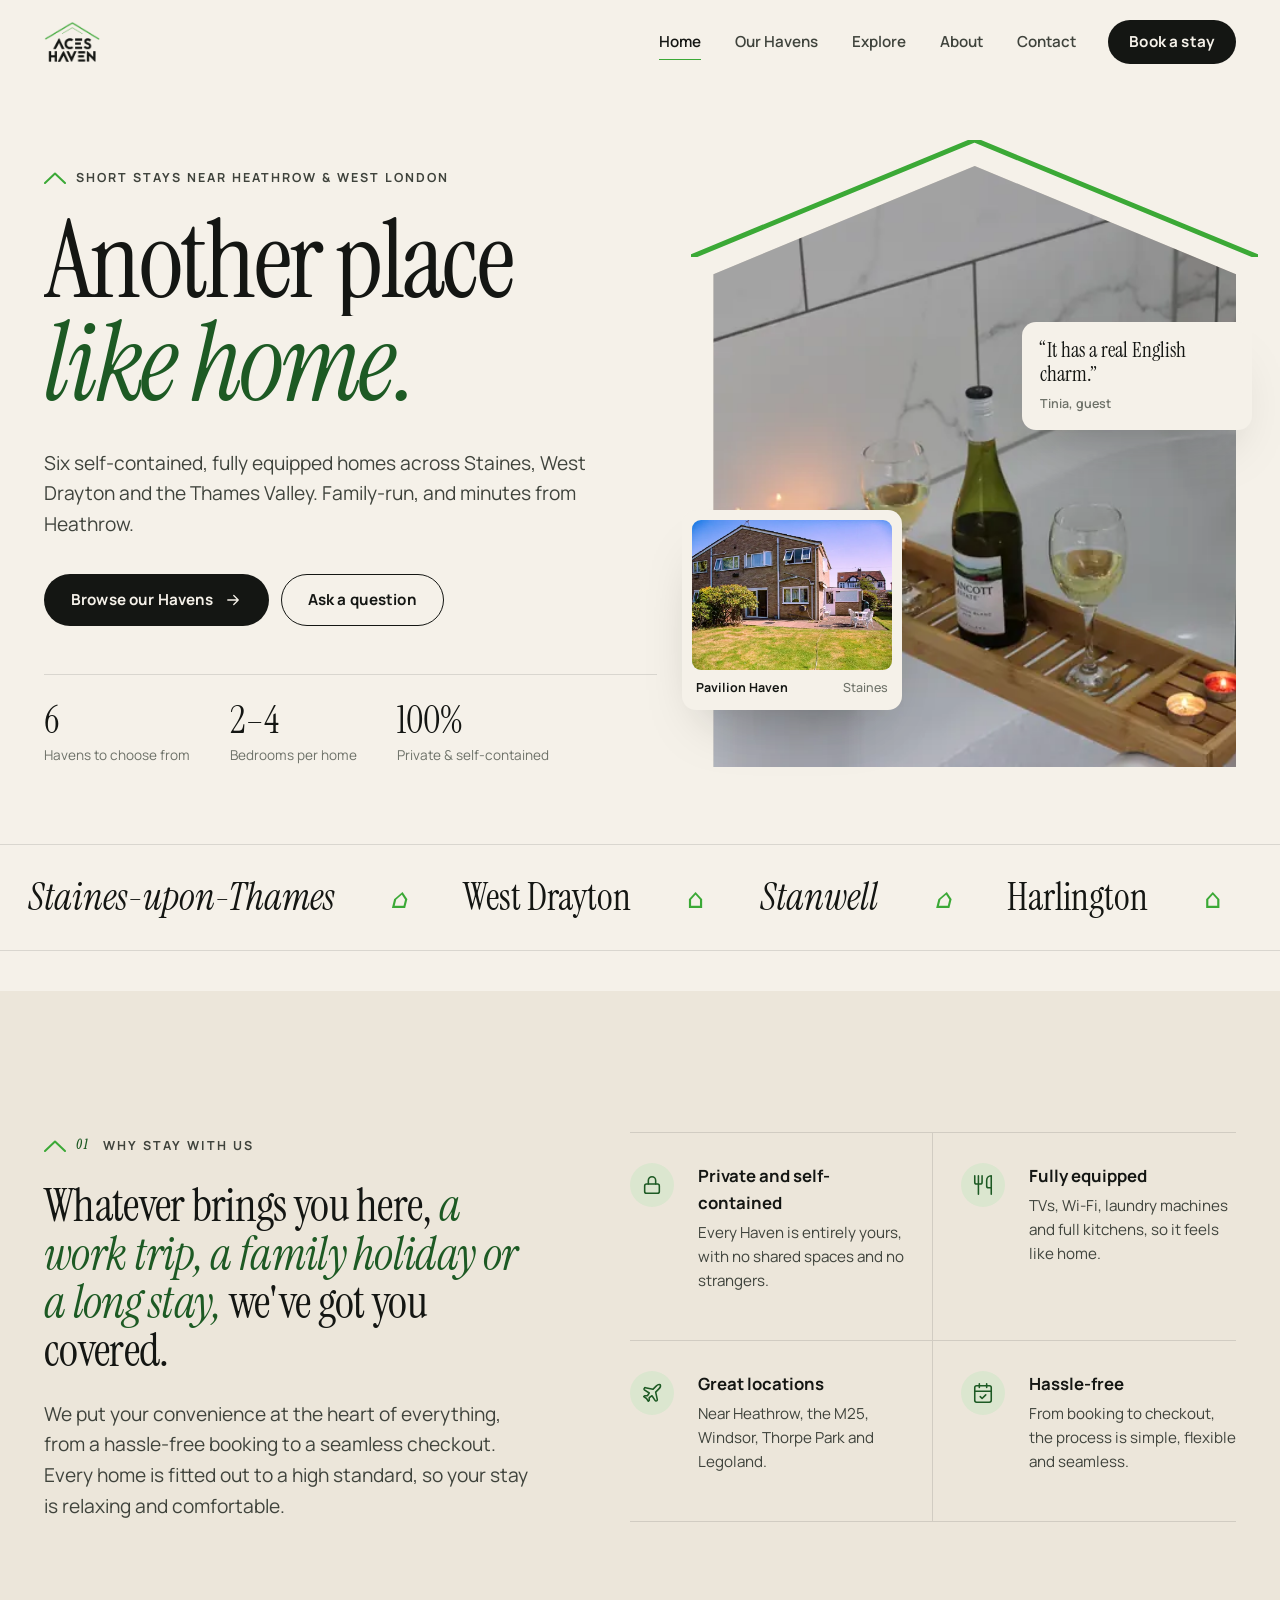
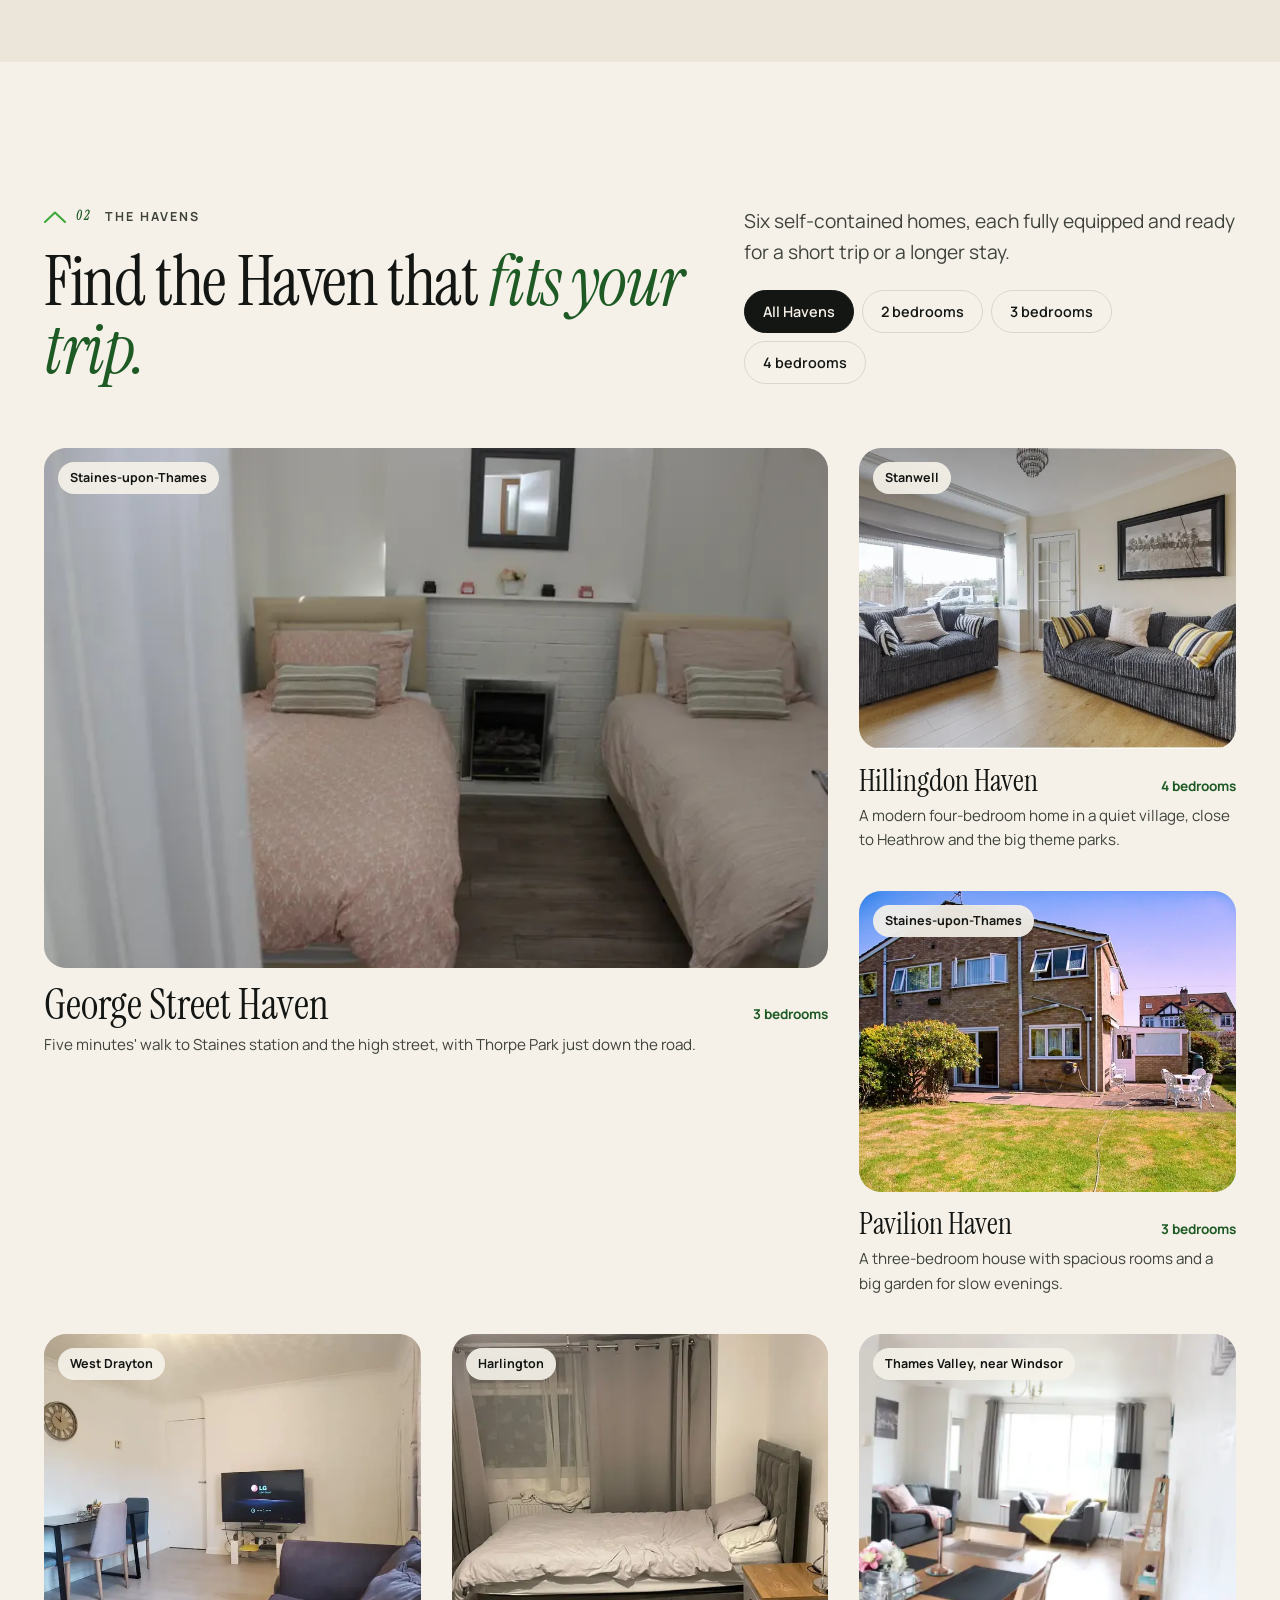
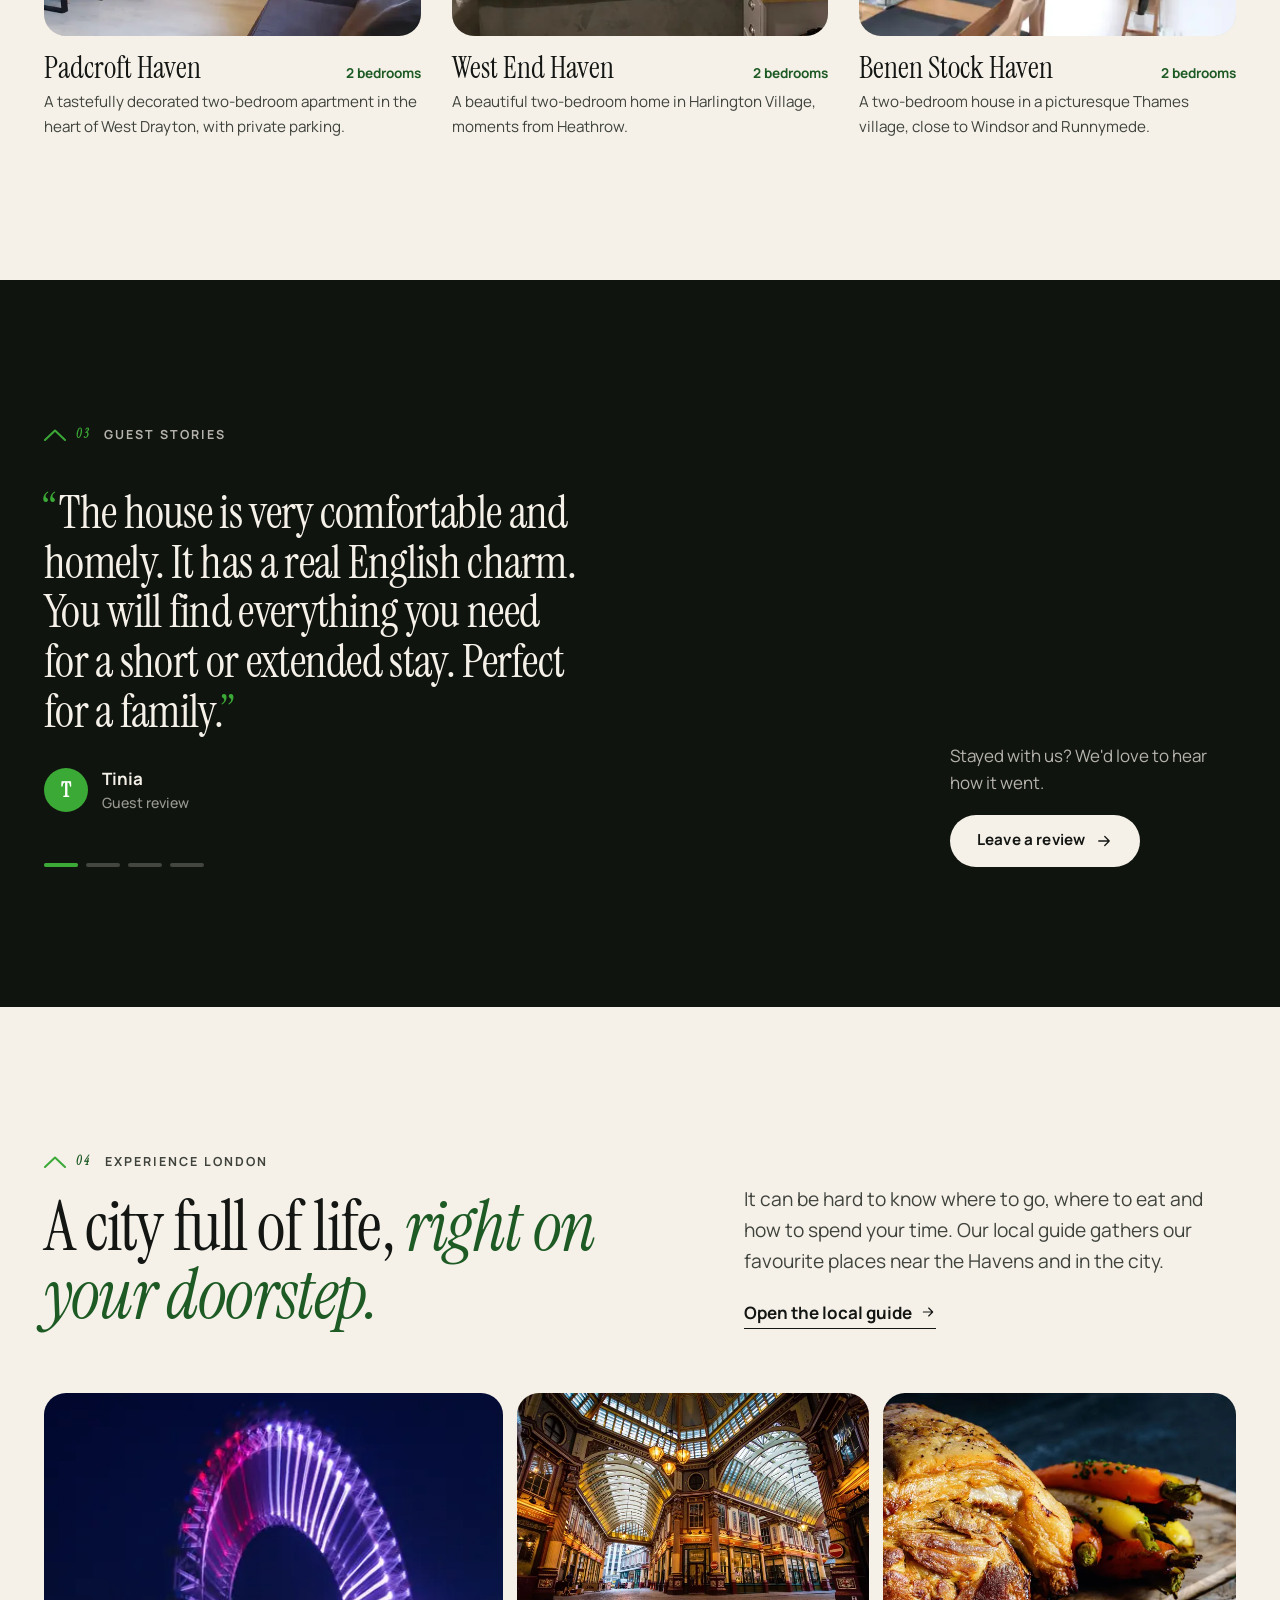
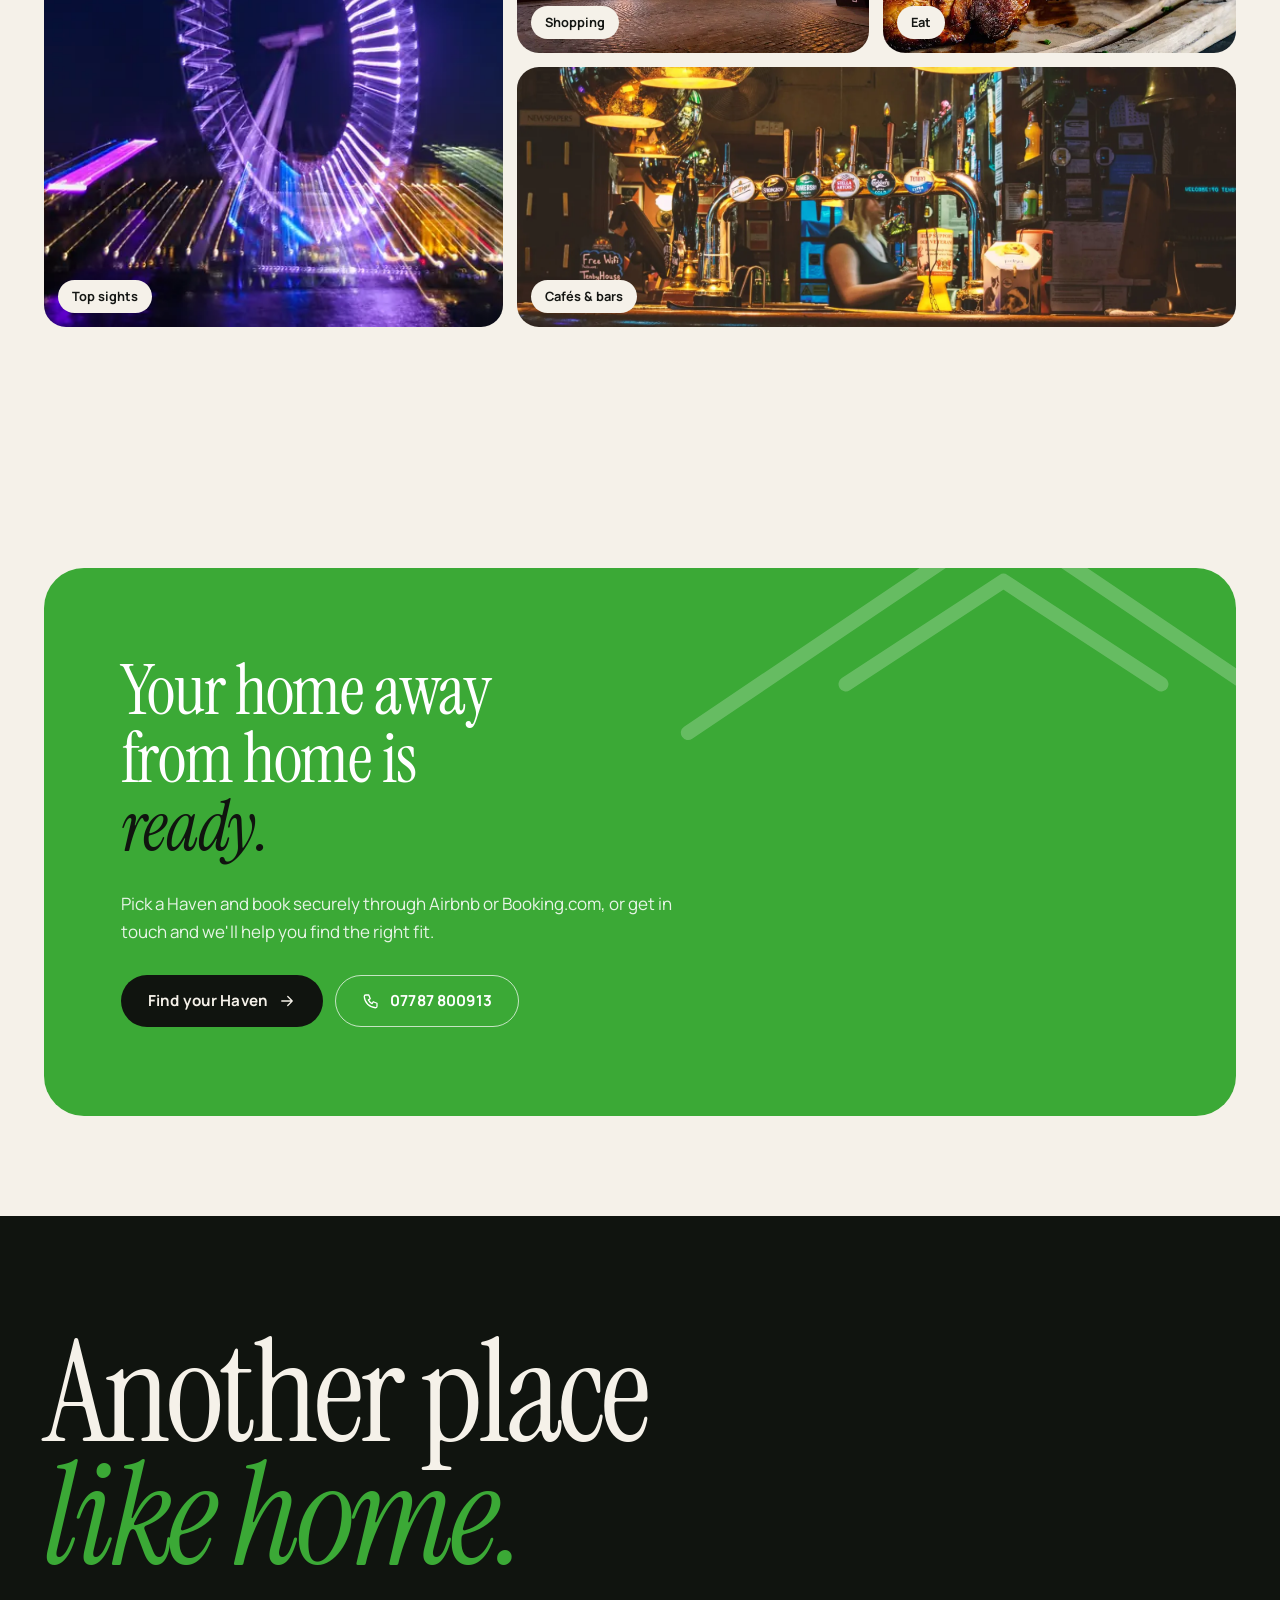
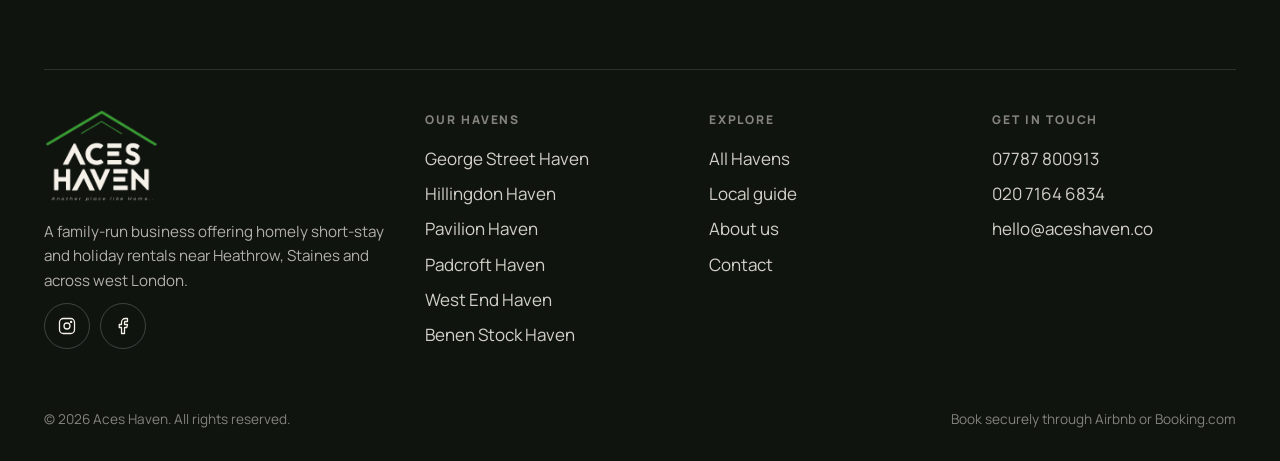
<file: index.html>
<!doctype html>
<html lang="en-GB">
<head>
<meta charset="utf-8">
<meta name="viewport" content="width=device-width, initial-scale=1">
<title>Aces Haven | Another place like home</title>
<meta name="description" content="Aces Haven offers family-run, self-contained short-stay homes near Heathrow, Staines and west London. Book on Airbnb or Booking.com.">
<meta name="theme-color" content="#f5f1e9">
<meta property="og:type" content="website">
<meta property="og:site_name" content="Aces Haven">
<meta property="og:title" content="Aces Haven | Another place like home">
<meta property="og:description" content="Aces Haven offers family-run, self-contained short-stay homes near Heathrow, Staines and west London. Book on Airbnb or Booking.com.">
<meta property="og:image" content="assets/img/george-2.webp">
<link rel="icon" href="assets/img/favicon.svg" type="image/svg+xml">
<link rel="apple-touch-icon" href="assets/img/apple-touch-icon.png">
<link rel="preconnect" href="https://fonts.googleapis.com">
<link rel="preconnect" href="https://fonts.gstatic.com" crossorigin>
<link rel="stylesheet" href="https://fonts.googleapis.com/css2?family=Instrument+Serif:ital@0;1&family=Manrope:wght@400;500;600;700;800&display=swap">
<link rel="stylesheet" href="assets/css/site.css">
<script type="application/ld+json">{"@context":"https://schema.org","@type":"LodgingBusiness","name":"Aces Haven","slogan":"Another place like home","description":"Family-run short-stay and holiday homes near Heathrow, Staines and west London.","telephone":"+442071646834","email":"hello@aceshaven.co","areaServed":["Staines-upon-Thames","West Drayton","Stanwell","Harlington","Heathrow"],"sameAs":["https://www.instagram.com/AceHaven/","https://www.facebook.com/AceHaven/"]}</script>
</head>
<body>
<a class="skip" href="#main">Skip to content</a>
<header class="site-header">
  <div class="wrap">
    <a class="brand" href="index.html" aria-label="Aces Haven home"><img src="assets/img/mark-dark.png" alt="Aces Haven" width="520" height="370"></a>
    <nav class="nav" aria-label="Main"><a href="index.html" aria-current="page">Home</a><a href="stays.html">Our Havens</a><a href="explore.html">Explore</a><a href="about.html">About</a><a href="contact.html">Contact</a><a class="btn btn-ink" href="stays.html">Book a stay</a></nav>
    <button class="menu-btn" type="button" aria-expanded="false" aria-controls="mobile-menu" aria-label="Open menu"><span></span><span></span></button>
  </div>
</header>
<div class="mobile-menu" id="mobile-menu">
  <nav aria-label="Mobile"><a href="index.html" aria-current="page">Home</a><a href="stays.html">Our Havens</a><a href="explore.html">Explore</a><a href="about.html">About</a><a href="contact.html">Contact</a></nav>
  <div class="mm-foot">
    <span>Questions? We're happy to help.</span>
    <a href="tel:+447787800913">07787 800913</a>
    <a href="mailto:hello@aceshaven.co">hello@aceshaven.co</a>
  </div>
</div>
<main id="main">
<section class="hero">
  <div class="wrap hero-grid">
    <div>
      <span class="eyebrow">Short stays near Heathrow &amp; west London</span>
      <h1 class="display"><span class="line"><span>Another place</span></span><span class="line"><span><em>like home.</em></span></span></h1>
      <p class="lead">Six self-contained, fully equipped homes across Staines, West Drayton and the Thames Valley. Family-run, and minutes from Heathrow.</p>
      <div class="hero-actions">
        <a class="btn btn-ink" href="#havens">Browse our Havens <svg viewBox="0 0 24 24" fill="none" stroke="currentColor" stroke-width="1.7" stroke-linecap="round" stroke-linejoin="round" aria-hidden="true"><path d="M5 12h14M13 6l6 6-6 6"/></svg></a>
        <a class="btn btn-line" href="contact.html">Ask a question</a>
      </div>
      <div class="hero-facts">
        <div><strong>6</strong><span>Havens to choose from</span></div>
        <div><strong>2–4</strong><span>Bedrooms per home</span></div>
        <div><strong>100%</strong><span>Private &amp; self-contained</span></div>
      </div>
    </div>
    <div class="hero-visual">
      <div class="roof-frame"><div class="roof"><img src="assets/img/george-2-sm.webp" srcset="assets/img/george-2-sm.webp 760w, assets/img/george-2.webp 1800w" sizes="(min-width: 980px) 45vw, 100vw" alt="A candle-lit bath with wine at George Street Haven" fetchpriority="high"></div></div>
      <figure class="float-card float-photo"><img src="assets/img/pav-1-sm.webp" srcset="assets/img/pav-1-sm.webp 760w, assets/img/pav-1.webp 1000w" sizes="240px" alt="Pavilion Haven and its big garden" loading="lazy" decoding="async"><figcaption>Pavilion Haven <span>Staines</span></figcaption></figure>
      <div class="float-card float-quote"><p>“It has a real English charm.”</p><small>Tinia, guest</small></div>
    </div>
  </div>
  <div class="marquee" aria-hidden="true"><div class="marquee-track"><span>Staines-upon-Thames</span><span>West Drayton</span><span>Stanwell</span><span>Harlington</span><span>Windsor</span><span>Heathrow</span><span>Staines-upon-Thames</span><span>West Drayton</span><span>Stanwell</span><span>Harlington</span><span>Windsor</span><span>Heathrow</span></div></div>
</section>

<section class="section bg-2">
  <div class="wrap intro-grid">
    <div class="reveal">
      <span class="eyebrow"><span class="index-num">01</span> Why stay with us</span>
      <p class="intro-statement" style="margin-top:22px">Whatever brings you here, <em>a work trip, a family holiday or a long stay,</em> we've got you covered.</p>
      <p class="lead" style="margin-top:24px">We put your convenience at the heart of everything, from a hassle-free booking to a seamless checkout. Every home is fitted out to a high standard, so your stay is relaxing and comfortable.</p>
    </div>
    <div class="features"><div class="feature reveal" data-delay="0"><span class="ico"><svg viewBox="0 0 24 24" fill="none" stroke="currentColor" stroke-width="1.7" stroke-linecap="round" stroke-linejoin="round" aria-hidden="true"><rect x="4" y="11" width="16" height="10" rx="2"/><path d="M8 11V7a4 4 0 0 1 8 0v4"/></svg></span><div><h3>Private and self-contained</h3><p>Every Haven is entirely yours, with no shared spaces and no strangers.</p></div></div><div class="feature reveal" data-delay="1"><span class="ico"><svg viewBox="0 0 24 24" fill="none" stroke="currentColor" stroke-width="1.7" stroke-linecap="round" stroke-linejoin="round" aria-hidden="true"><path d="M3 2v7a2 2 0 0 0 2 2h4a2 2 0 0 0 2-2V2M7 2v20M21 15V2a5 5 0 0 0-5 5v6a2 2 0 0 0 2 2h3zm0 0v7"/></svg></span><div><h3>Fully equipped</h3><p>TVs, Wi-Fi, laundry machines and full kitchens, so it feels like home.</p></div></div><div class="feature reveal" data-delay="0"><span class="ico"><svg viewBox="0 0 24 24" fill="none" stroke="currentColor" stroke-width="1.7" stroke-linecap="round" stroke-linejoin="round" aria-hidden="true"><path d="M17.8 19.2 16 11l3.5-3.5C21 6 21.5 4 21 3c-1-.5-3 0-4.5 1.5L13 8 4.8 6.2c-.5-.1-.9.1-1.1.5l-.3.5c-.2.5-.1 1 .3 1.3L9 12l-2 3H4l-1 1 3 2 2 3 1-1v-3l3-2 3.5 5.3c.3.4.8.5 1.3.3l.5-.2c.4-.3.6-.7.5-1.2z"/></svg></span><div><h3>Great locations</h3><p>Near Heathrow, the M25, Windsor, Thorpe Park and Legoland.</p></div></div><div class="feature reveal" data-delay="1"><span class="ico"><svg viewBox="0 0 24 24" fill="none" stroke="currentColor" stroke-width="1.7" stroke-linecap="round" stroke-linejoin="round" aria-hidden="true"><rect x="3" y="4" width="18" height="18" rx="2"/><path d="M16 2v4M8 2v4M3 10h18M9 16l2 2 4-4"/></svg></span><div><h3>Hassle-free</h3><p>From booking to checkout, the process is simple, flexible and seamless.</p></div></div></div>
  </div>
</section>

<section class="section" id="havens">
  <div class="wrap">
    <div class="section-head split">
      <div class="reveal"><span class="eyebrow"><span class="index-num">02</span> The Havens</span>
        <h2 class="h2" style="margin-top:18px">Find the Haven that <em>fits your trip.</em></h2></div>
      <div class="reveal" data-delay="1"><p class="lead" style="margin-bottom:22px">Six self-contained homes, each fully equipped and ready for a short trip or a longer stay.</p>
        <div class="filters" role="group" aria-label="Filter by bedrooms"><button class="chip" type="button" data-filter="all" aria-pressed="true">All Havens</button><button class="chip" type="button" data-filter="2" aria-pressed="false">2 bedrooms</button><button class="chip" type="button" data-filter="3" aria-pressed="false">3 bedrooms</button><button class="chip" type="button" data-filter="4" aria-pressed="false">4 bedrooms</button></div></div>
    </div>
    <div class="stays featured">
<a class="stay reveal" data-delay="0" data-beds="3" href="stays/george-street.html">
  <div class="stay-media">
    <img src="assets/img/george-1-sm.webp" srcset="assets/img/george-1-sm.webp 760w, assets/img/george-1.webp 1800w" sizes="(min-width: 1080px) 33vw, (min-width: 700px) 50vw, 100vw" alt="George Street Haven, Staines-upon-Thames" loading="lazy" decoding="async">
    <img src="assets/img/george-4-sm.webp" srcset="assets/img/george-4-sm.webp 760w, assets/img/george-4.webp 1800w" sizes="(min-width: 1080px) 33vw, (min-width: 700px) 50vw, 100vw" alt="" loading="lazy" decoding="async">
    <span class="stay-tag">Staines-upon-Thames</span>
    <span class="stay-go" aria-hidden="true"><svg viewBox="0 0 24 24" fill="none" stroke="currentColor" stroke-width="1.7" stroke-linecap="round" stroke-linejoin="round" aria-hidden="true"><path d="M5 12h14M13 6l6 6-6 6"/></svg></span>
  </div>
  <div class="stay-body">
    <div class="stay-top"><h3>George Street Haven</h3><span class="beds">3 bedrooms</span></div>
    <p>Five minutes&#x27; walk to Staines station and the high street, with Thorpe Park just down the road.</p>
  </div>
</a>
<a class="stay reveal" data-delay="1" data-beds="4" href="stays/hillingdon.html">
  <div class="stay-media">
    <img src="assets/img/hill-1-sm.webp" srcset="assets/img/hill-1-sm.webp 760w, assets/img/hill-1.webp 1080w" sizes="(min-width: 1080px) 33vw, (min-width: 700px) 50vw, 100vw" alt="Hillingdon Haven, Stanwell" loading="lazy" decoding="async">
    <img src="assets/img/hill-2-sm.webp" srcset="assets/img/hill-2-sm.webp 760w, assets/img/hill-2.webp 1080w" sizes="(min-width: 1080px) 33vw, (min-width: 700px) 50vw, 100vw" alt="" loading="lazy" decoding="async">
    <span class="stay-tag">Stanwell</span>
    <span class="stay-go" aria-hidden="true"><svg viewBox="0 0 24 24" fill="none" stroke="currentColor" stroke-width="1.7" stroke-linecap="round" stroke-linejoin="round" aria-hidden="true"><path d="M5 12h14M13 6l6 6-6 6"/></svg></span>
  </div>
  <div class="stay-body">
    <div class="stay-top"><h3>Hillingdon Haven</h3><span class="beds">4 bedrooms</span></div>
    <p>A modern four-bedroom home in a quiet village, close to Heathrow and the big theme parks.</p>
  </div>
</a>
<a class="stay reveal" data-delay="2" data-beds="3" href="stays/pavilion.html">
  <div class="stay-media">
    <img src="assets/img/pav-1-sm.webp" srcset="assets/img/pav-1-sm.webp 760w, assets/img/pav-1.webp 1000w" sizes="(min-width: 1080px) 33vw, (min-width: 700px) 50vw, 100vw" alt="Pavilion Haven, Staines-upon-Thames" loading="lazy" decoding="async">
    <img src="assets/img/pav-4-sm.webp" srcset="assets/img/pav-4-sm.webp 760w, assets/img/pav-4.webp 1000w" sizes="(min-width: 1080px) 33vw, (min-width: 700px) 50vw, 100vw" alt="" loading="lazy" decoding="async">
    <span class="stay-tag">Staines-upon-Thames</span>
    <span class="stay-go" aria-hidden="true"><svg viewBox="0 0 24 24" fill="none" stroke="currentColor" stroke-width="1.7" stroke-linecap="round" stroke-linejoin="round" aria-hidden="true"><path d="M5 12h14M13 6l6 6-6 6"/></svg></span>
  </div>
  <div class="stay-body">
    <div class="stay-top"><h3>Pavilion Haven</h3><span class="beds">3 bedrooms</span></div>
    <p>A three-bedroom house with spacious rooms and a big garden for slow evenings.</p>
  </div>
</a>
<a class="stay reveal" data-delay="0" data-beds="2" href="stays/padcroft.html">
  <div class="stay-media">
    <img src="assets/img/pad-4-sm.webp" srcset="assets/img/pad-4-sm.webp 760w, assets/img/pad-4.webp 1200w" sizes="(min-width: 1080px) 33vw, (min-width: 700px) 50vw, 100vw" alt="Padcroft Haven, West Drayton" loading="lazy" decoding="async">
    <img src="assets/img/pad-1-sm.webp" srcset="assets/img/pad-1-sm.webp 720w, assets/img/pad-1.webp 720w" sizes="(min-width: 1080px) 33vw, (min-width: 700px) 50vw, 100vw" alt="" loading="lazy" decoding="async">
    <span class="stay-tag">West Drayton</span>
    <span class="stay-go" aria-hidden="true"><svg viewBox="0 0 24 24" fill="none" stroke="currentColor" stroke-width="1.7" stroke-linecap="round" stroke-linejoin="round" aria-hidden="true"><path d="M5 12h14M13 6l6 6-6 6"/></svg></span>
  </div>
  <div class="stay-body">
    <div class="stay-top"><h3>Padcroft Haven</h3><span class="beds">2 bedrooms</span></div>
    <p>A tastefully decorated two-bedroom apartment in the heart of West Drayton, with private parking.</p>
  </div>
</a>
<a class="stay reveal" data-delay="1" data-beds="2" href="stays/west-end.html">
  <div class="stay-media">
    <img src="assets/img/west-4-sm.webp" srcset="assets/img/west-4-sm.webp 760w, assets/img/west-4.webp 1800w" sizes="(min-width: 1080px) 33vw, (min-width: 700px) 50vw, 100vw" alt="West End Haven, Harlington" loading="lazy" decoding="async">
    <img src="assets/img/west-5-sm.webp" srcset="assets/img/west-5-sm.webp 760w, assets/img/west-5.webp 1200w" sizes="(min-width: 1080px) 33vw, (min-width: 700px) 50vw, 100vw" alt="" loading="lazy" decoding="async">
    <span class="stay-tag">Harlington</span>
    <span class="stay-go" aria-hidden="true"><svg viewBox="0 0 24 24" fill="none" stroke="currentColor" stroke-width="1.7" stroke-linecap="round" stroke-linejoin="round" aria-hidden="true"><path d="M5 12h14M13 6l6 6-6 6"/></svg></span>
  </div>
  <div class="stay-body">
    <div class="stay-top"><h3>West End Haven</h3><span class="beds">2 bedrooms</span></div>
    <p>A beautiful two-bedroom home in Harlington Village, moments from Heathrow.</p>
  </div>
</a>
<a class="stay reveal" data-delay="2" data-beds="2" href="stays/benen-stock.html">
  <div class="stay-media">
    <img src="assets/img/benen-1-sm.webp" srcset="assets/img/benen-1-sm.webp 562w, assets/img/benen-1.webp 562w" sizes="(min-width: 1080px) 33vw, (min-width: 700px) 50vw, 100vw" alt="Benen Stock Haven, Thames Valley, near Windsor" loading="lazy" decoding="async">
    <img src="assets/img/benen-4-sm.webp" srcset="assets/img/benen-4-sm.webp 563w, assets/img/benen-4.webp 563w" sizes="(min-width: 1080px) 33vw, (min-width: 700px) 50vw, 100vw" alt="" loading="lazy" decoding="async">
    <span class="stay-tag">Thames Valley, near Windsor</span>
    <span class="stay-go" aria-hidden="true"><svg viewBox="0 0 24 24" fill="none" stroke="currentColor" stroke-width="1.7" stroke-linecap="round" stroke-linejoin="round" aria-hidden="true"><path d="M5 12h14M13 6l6 6-6 6"/></svg></span>
  </div>
  <div class="stay-body">
    <div class="stay-top"><h3>Benen Stock Haven</h3><span class="beds">2 bedrooms</span></div>
    <p>A two-bedroom house in a picturesque Thames village, close to Windsor and Runnymede.</p>
  </div>
</a>
    </div>
  </div>
</section>

<section class="section dark reviews">
  <div class="wrap">
    <span class="eyebrow"><span class="index-num" style="color:var(--green)">03</span> Guest stories</span>
    <div class="reviews-grid" style="margin-top:40px">
      <div>
        <div class="review-stage" aria-live="polite"><figure class="review active"><blockquote>The house is very comfortable and homely. It has a real English charm. You will find everything you need for a short or extended stay. Perfect for a family.</blockquote>
        <figcaption><span class="avatar" aria-hidden="true">T</span><span>Tinia<small>Guest review</small></span></figcaption></figure><figure class="review"><blockquote>Stayed for work, close to Heathrow airport and close to Staines town centre. TV with Netflix and heating. Perfect for work stay.</blockquote>
        <figcaption><span class="avatar" aria-hidden="true">M</span><span>Martin<small>Guest review</small></span></figcaption></figure><figure class="review"><blockquote>We had a great stay. Quick to respond and very accommodating. The Christmas tree was a lovely touch. Perfect for a family &amp; child friendly.</blockquote>
        <figcaption><span class="avatar" aria-hidden="true">T</span><span>Tanya<small>Guest review</small></span></figcaption></figure><figure class="review"><blockquote>Top place to stay. Very friendly &amp; helpful people.</blockquote>
        <figcaption><span class="avatar" aria-hidden="true">W</span><span>Will<small>Guest review</small></span></figcaption></figure></div>
        <div class="review-controls"><div class="review-dots"><button type="button" aria-label="Show review 1"></button><button type="button" aria-label="Show review 2"></button><button type="button" aria-label="Show review 3"></button><button type="button" aria-label="Show review 4"></button></div></div>
      </div>
      <div class="review-side">
        <p class="muted">Stayed with us? We'd love to hear how it went.</p>
        <a class="btn btn-light" href="mailto:hello@aceshaven.co?subject=My%20stay%20at%20Aces%20Haven">Leave a review <svg viewBox="0 0 24 24" fill="none" stroke="currentColor" stroke-width="1.7" stroke-linecap="round" stroke-linejoin="round" aria-hidden="true"><path d="M5 12h14M13 6l6 6-6 6"/></svg></a>
      </div>
    </div>
  </div>
</section>

<section class="section">
  <div class="wrap">
    <div class="section-head split">
      <div class="reveal"><span class="eyebrow"><span class="index-num">04</span> Experience London</span>
        <h2 class="h2" style="margin-top:18px">A city full of life, <em>right on your doorstep.</em></h2></div>
      <div class="reveal" data-delay="1"><p class="lead" style="margin-bottom:22px">It can be hard to know where to go, where to eat and how to spend your time. Our local guide gathers our favourite places near the Havens and in the city.</p>
        <a class="link-arrow" href="explore.html">Open the local guide <svg viewBox="0 0 24 24" fill="none" stroke="currentColor" stroke-width="1.7" stroke-linecap="round" stroke-linejoin="round" aria-hidden="true"><path d="M5 12h14M13 6l6 6-6 6"/></svg></a></div>
    </div>
    <div class="mosaic">
      <figure class="m1 reveal"><img src="assets/img/att-3-sm.webp" srcset="assets/img/att-3-sm.webp 760w, assets/img/att-3.webp 1800w" sizes="(min-width: 900px) 40vw, 100vw" alt="The London Eye lit up at night" loading="lazy" decoding="async"><figcaption>Top sights</figcaption></figure>
      <figure class="m2 reveal" data-delay="1"><img src="assets/img/london-2-sm.webp" srcset="assets/img/london-2-sm.webp 760w, assets/img/london-2.webp 1800w" sizes="(min-width: 900px) 30vw, 50vw" alt="Leadenhall Market in the City of London" loading="lazy" decoding="async"><figcaption>Shopping</figcaption></figure>
      <figure class="m3 reveal" data-delay="2"><img src="assets/img/att-1-sm.webp" srcset="assets/img/att-1-sm.webp 760w, assets/img/att-1.webp 1800w" sizes="(min-width: 900px) 30vw, 50vw" alt="A roast dinner" loading="lazy" decoding="async"><figcaption>Eat</figcaption></figure>
      <figure class="m4 reveal" data-delay="1"><img src="assets/img/att-2-sm.webp" srcset="assets/img/att-2-sm.webp 760w, assets/img/att-2.webp 1800w" sizes="(min-width: 900px) 60vw, 100vw" alt="A warmly lit London bar" loading="lazy" decoding="async"><figcaption>Caf&eacute;s &amp; bars</figcaption></figure>
    </div>
  </div>
</section>

<section class="section-tight">
  <div class="wrap">
    <div class="cta reveal">
      <h2 class="h2">Your home away from home is <em>ready.</em></h2>
      <p>Pick a Haven and book securely through Airbnb or Booking.com, or get in touch and we'll help you find the right fit.</p>
      <div class="cta-actions">
        <a class="btn btn-night" href="stays.html">Find your Haven <svg viewBox="0 0 24 24" fill="none" stroke="currentColor" stroke-width="1.7" stroke-linecap="round" stroke-linejoin="round" aria-hidden="true"><path d="M5 12h14M13 6l6 6-6 6"/></svg></a>
        <a class="btn btn-outline-light" href="tel:+447787800913"><svg viewBox="0 0 24 24" fill="none" stroke="currentColor" stroke-width="1.7" stroke-linecap="round" stroke-linejoin="round" aria-hidden="true"><path d="M5 4h4l2 5-2.5 1.5a11 11 0 0 0 5 5L15 13l5 2v4a2 2 0 0 1-2 2A16 16 0 0 1 3 6a2 2 0 0 1 2-2"/></svg> 07787 800913</a>
      </div>
    </div>
  </div>
</section>

</main>
<footer class="site-footer">
  <div class="wrap">
    <p class="footer-big reveal">Another place<br><em>like home.</em></p>
    <div class="footer-grid">
      <div>
        <img class="footer-logo" src="assets/img/logo-light.png" alt="Aces Haven: Another place like home" width="520" height="418" loading="lazy">
        <p>A family-run business offering homely short-stay and holiday rentals near Heathrow, Staines and across west London.</p>
        <div class="socials"><a href="https://www.instagram.com/AceHaven/" target="_blank" rel="noopener" aria-label="Aces Haven on Instagram"><svg viewBox="0 0 24 24" fill="none" stroke="currentColor" stroke-width="1.7" stroke-linecap="round" stroke-linejoin="round" aria-hidden="true"><rect x="2" y="2" width="20" height="20" rx="5"/><circle cx="12" cy="12" r="4"/><circle cx="17.5" cy="6.5" r=".8" fill="currentColor"/></svg></a><a href="https://www.facebook.com/AceHaven/" target="_blank" rel="noopener" aria-label="Aces Haven on Facebook"><svg viewBox="0 0 24 24" fill="none" stroke="currentColor" stroke-width="1.7" stroke-linecap="round" stroke-linejoin="round" aria-hidden="true"><path d="M18 2h-3a5 5 0 0 0-5 5v3H7v4h3v8h4v-8h3l1-4h-4V7a1 1 0 0 1 1-1h3z"/></svg></a></div>
      </div>
      <div><h3>Our Havens</h3><ul><li><a href="stays/george-street.html">George Street Haven</a></li><li><a href="stays/hillingdon.html">Hillingdon Haven</a></li><li><a href="stays/pavilion.html">Pavilion Haven</a></li><li><a href="stays/padcroft.html">Padcroft Haven</a></li><li><a href="stays/west-end.html">West End Haven</a></li><li><a href="stays/benen-stock.html">Benen Stock Haven</a></li></ul></div>
      <div><h3>Explore</h3><ul>
        <li><a href="stays.html">All Havens</a></li>
        <li><a href="explore.html">Local guide</a></li>
        <li><a href="about.html">About us</a></li>
        <li><a href="contact.html">Contact</a></li>
      </ul></div>
      <div><h3>Get in touch</h3><ul><li><a href="tel:+447787800913">07787 800913</a></li><li><a href="tel:+442071646834">020 7164 6834</a></li><li><a href="mailto:hello@aceshaven.co">hello@aceshaven.co</a></li></ul></div>
    </div>
    <div class="footer-bottom"><span>&copy; 2026 Aces Haven. All rights reserved.</span><span>Book securely through Airbnb or Booking.com</span></div>
  </div>
</footer>
<script src="assets/js/site.js" defer></script>
</body>
</html>
</file>
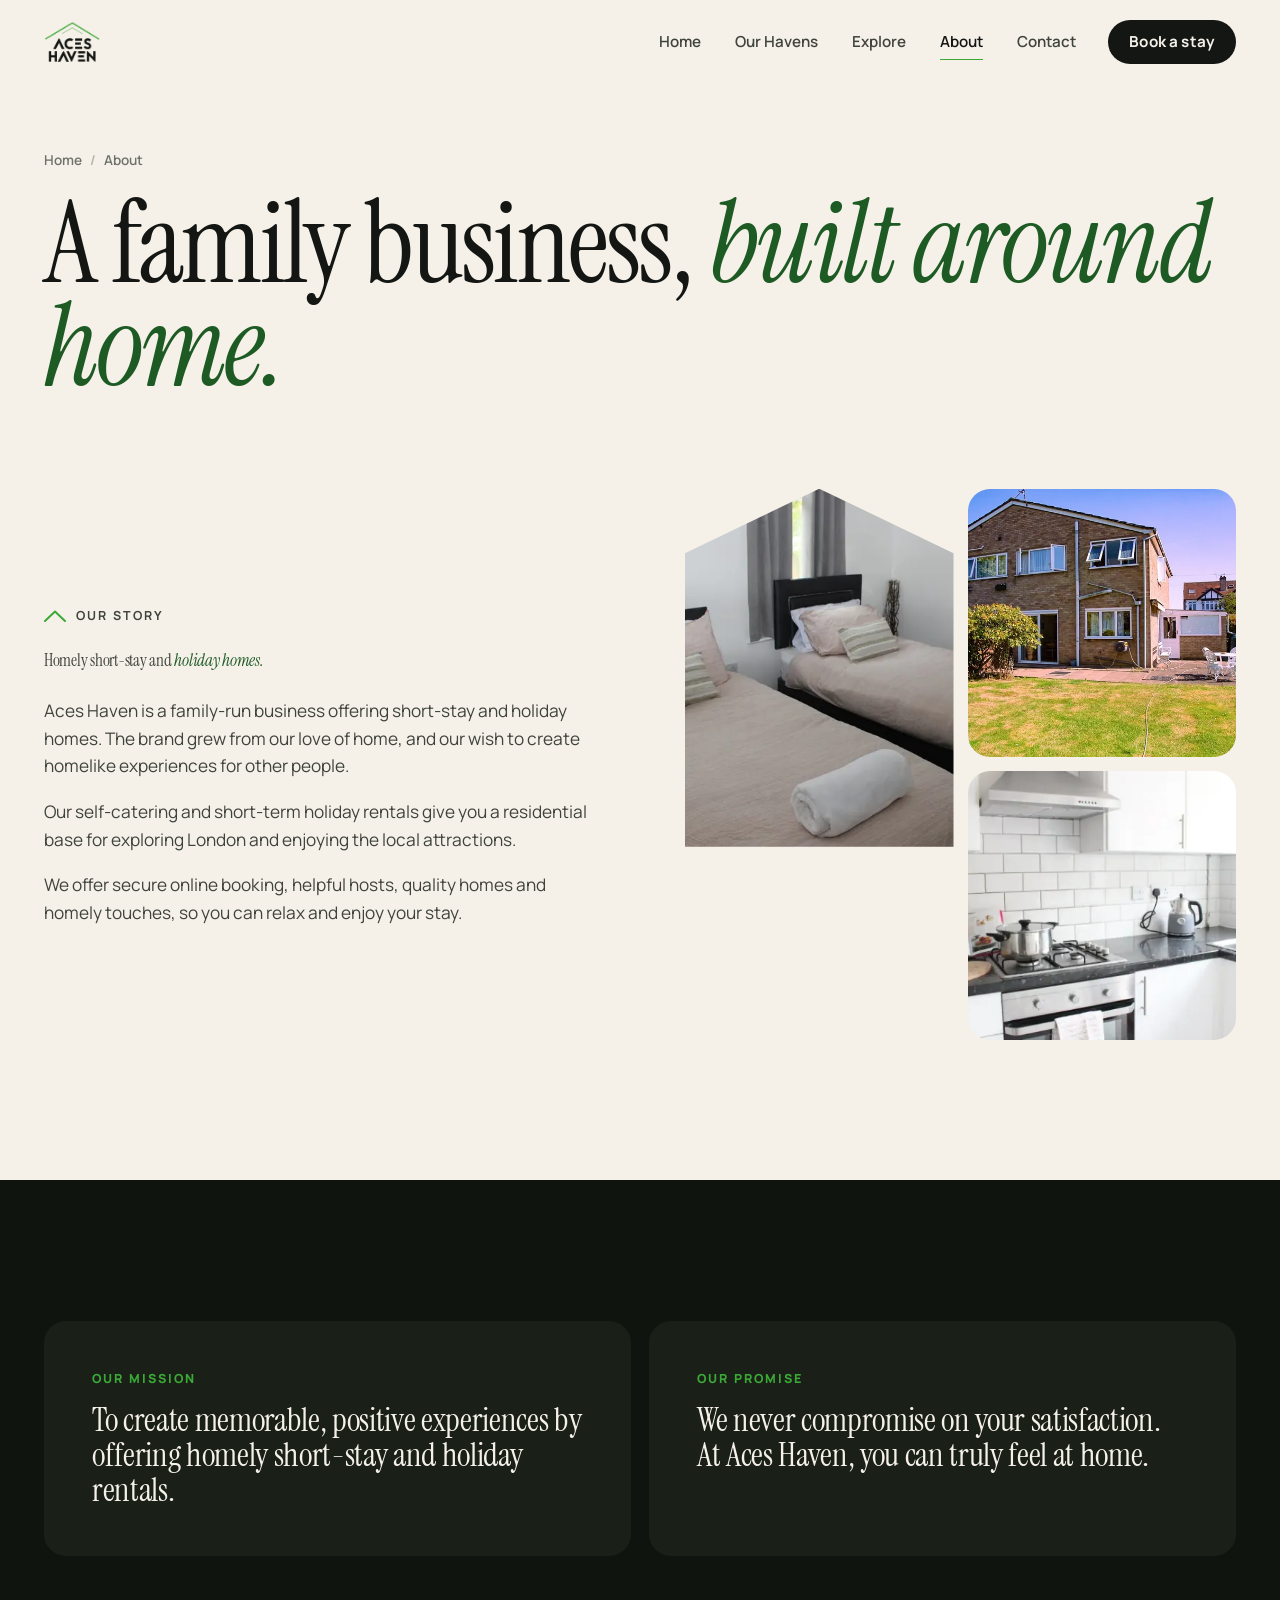
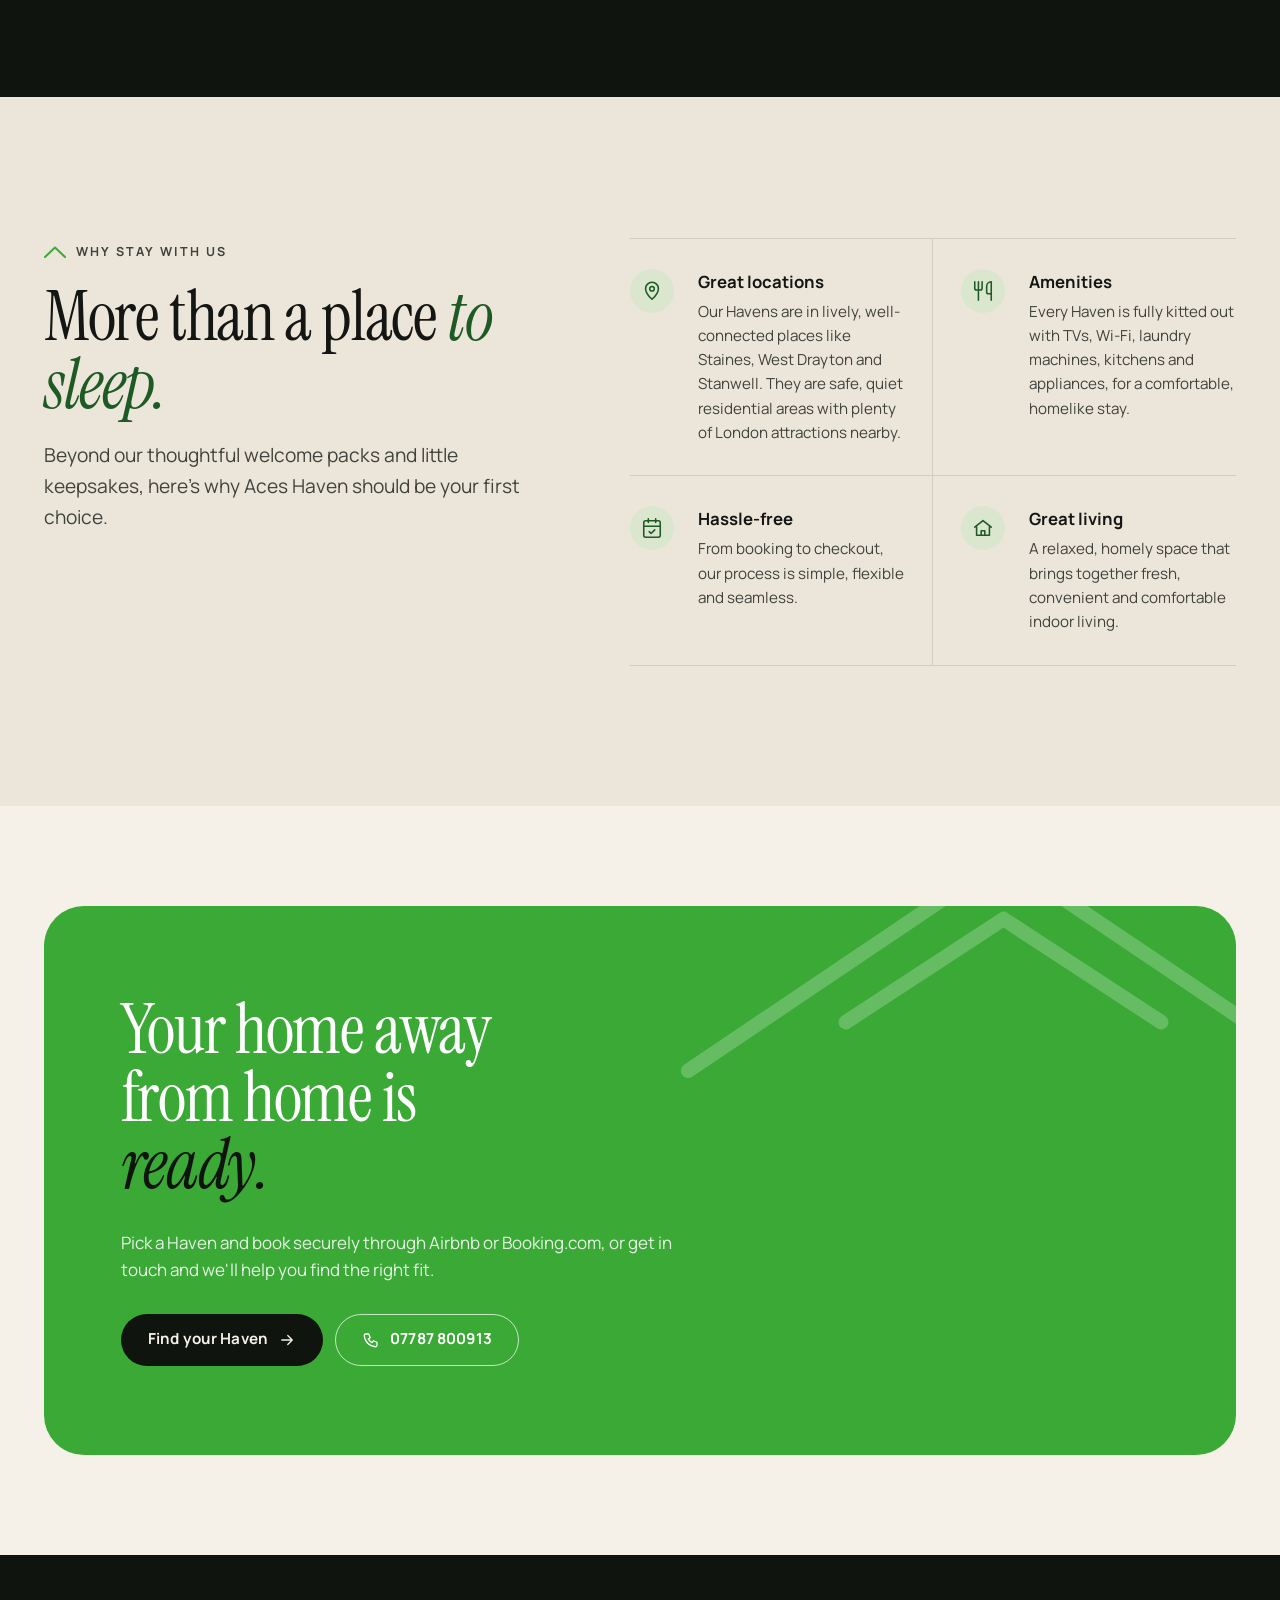
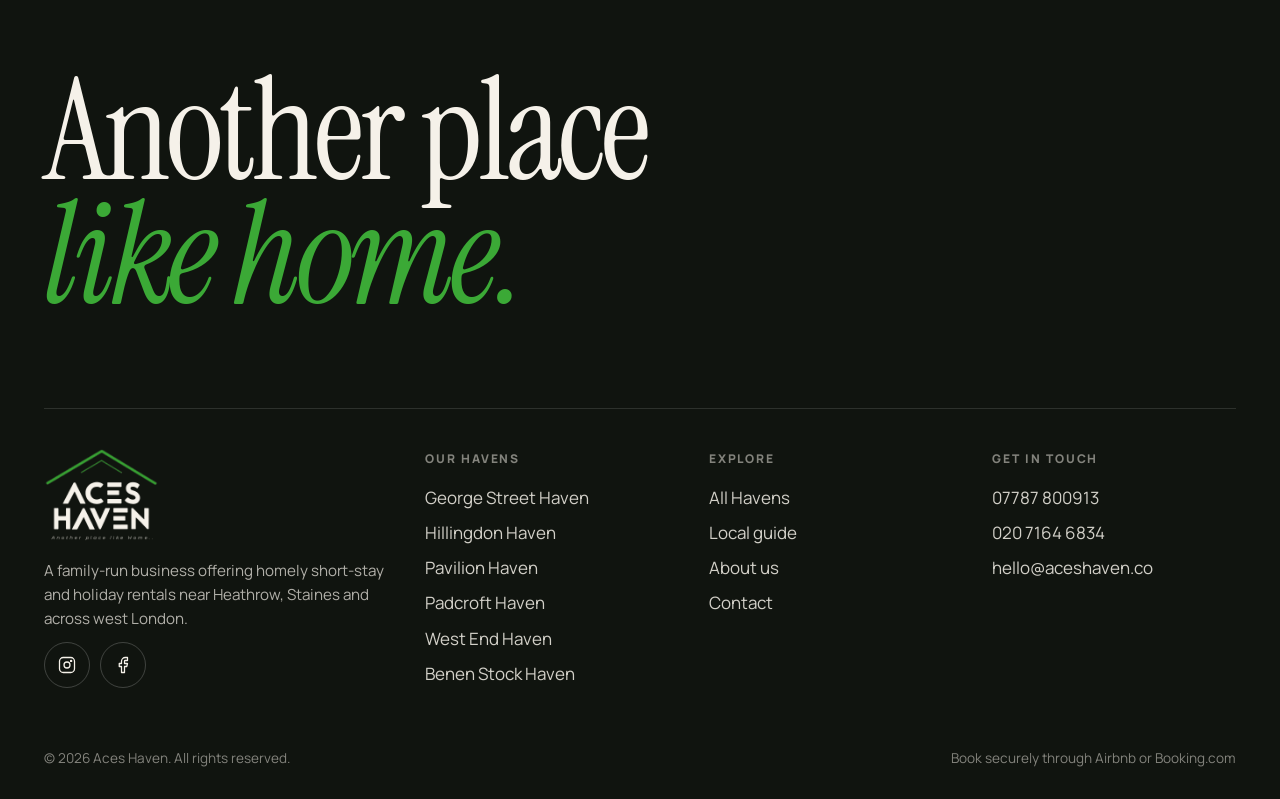
<file: about.html>
<!doctype html>
<html lang="en-GB">
<head>
<meta charset="utf-8">
<meta name="viewport" content="width=device-width, initial-scale=1">
<title>About us | Aces Haven</title>
<meta name="description" content="Aces Haven is a family-run business offering homely, self-contained short-stay and holiday rentals near Heathrow and west London.">
<meta name="theme-color" content="#f5f1e9">
<meta property="og:type" content="website">
<meta property="og:site_name" content="Aces Haven">
<meta property="og:title" content="About us | Aces Haven">
<meta property="og:description" content="Aces Haven is a family-run business offering homely, self-contained short-stay and holiday rentals near Heathrow and west London.">
<meta property="og:image" content="assets/img/george-4.webp">
<link rel="icon" href="assets/img/favicon.svg" type="image/svg+xml">
<link rel="apple-touch-icon" href="assets/img/apple-touch-icon.png">
<link rel="preconnect" href="https://fonts.googleapis.com">
<link rel="preconnect" href="https://fonts.gstatic.com" crossorigin>
<link rel="stylesheet" href="https://fonts.googleapis.com/css2?family=Instrument+Serif:ital@0;1&family=Manrope:wght@400;500;600;700;800&display=swap">
<link rel="stylesheet" href="assets/css/site.css">
</head>
<body>
<a class="skip" href="#main">Skip to content</a>
<header class="site-header">
  <div class="wrap">
    <a class="brand" href="index.html" aria-label="Aces Haven home"><img src="assets/img/mark-dark.png" alt="Aces Haven" width="520" height="370"></a>
    <nav class="nav" aria-label="Main"><a href="index.html">Home</a><a href="stays.html">Our Havens</a><a href="explore.html">Explore</a><a href="about.html" aria-current="page">About</a><a href="contact.html">Contact</a><a class="btn btn-ink" href="stays.html">Book a stay</a></nav>
    <button class="menu-btn" type="button" aria-expanded="false" aria-controls="mobile-menu" aria-label="Open menu"><span></span><span></span></button>
  </div>
</header>
<div class="mobile-menu" id="mobile-menu">
  <nav aria-label="Mobile"><a href="index.html">Home</a><a href="stays.html">Our Havens</a><a href="explore.html">Explore</a><a href="about.html" aria-current="page">About</a><a href="contact.html">Contact</a></nav>
  <div class="mm-foot">
    <span>Questions? We're happy to help.</span>
    <a href="tel:+447787800913">07787 800913</a>
    <a href="mailto:hello@aceshaven.co">hello@aceshaven.co</a>
  </div>
</div>
<main id="main">
<section class="page-hero">
  <div class="wrap">
    <nav class="crumbs" aria-label="Breadcrumb"><a href="index.html">Home</a><span aria-hidden="true">/</span><span>About</span></nav>
    <h1 class="display">A family business, <em>built around home.</em></h1>
  </div>
</section>
<section class="section" style="padding-top:0">
  <div class="wrap story">
    <div class="story-text reveal">
      <span class="eyebrow">Our story</span>
      <p class="intro-statement" style="margin:22px 0 28px">Homely short-stay and <em>holiday homes.</em></p>
      <p>Aces Haven is a family-run business offering short-stay and holiday homes. The brand grew from our love of home, and our wish to create homelike experiences for other people.</p>
      <p>Our self-catering and short-term holiday rentals give you a residential base for exploring London and enjoying the local attractions.</p>
      <p>We offer secure online booking, helpful hosts, quality homes and homely touches, so you can relax and enjoy your stay.</p>
    </div>
    <div class="story-media reveal" data-delay="1">
      <div class="roof"><img src="assets/img/george-4-sm.webp" srcset="assets/img/george-4-sm.webp 760w, assets/img/george-4.webp 1800w" sizes="(min-width: 960px) 25vw, 50vw" alt="A bright twin bedroom" loading="lazy" decoding="async"></div>
      <figure><img src="assets/img/pav-1-sm.webp" srcset="assets/img/pav-1-sm.webp 760w, assets/img/pav-1.webp 1000w" sizes="(min-width: 960px) 20vw, 50vw" alt="Pavilion Haven from the garden" loading="lazy" decoding="async"></figure>
      <figure><img src="assets/img/benen-2-sm.webp" srcset="assets/img/benen-2-sm.webp 559w, assets/img/benen-2.webp 559w" sizes="(min-width: 960px) 20vw, 50vw" alt="The kitchen at Benen Stock Haven" loading="lazy" decoding="async"></figure>
    </div>
  </div>
</section>
<section class="section dark">
  <div class="wrap">
    <div class="pillars">
      <div class="pillar reveal"><span class="tag">Our mission</span><p class="h3">To create memorable, positive experiences by offering homely short-stay and holiday rentals.</p></div>
      <div class="pillar reveal" data-delay="1"><span class="tag">Our promise</span><p class="h3">We never compromise on your satisfaction. At Aces Haven, you can truly feel at home.</p></div>
    </div>
  </div>
</section>
<section class="section bg-2">
  <div class="wrap intro-grid">
    <div class="reveal"><span class="eyebrow">Why stay with us</span>
      <h2 class="h2" style="margin-top:18px">More than a place <em>to sleep.</em></h2>
      <p class="lead" style="margin-top:22px">Beyond our thoughtful welcome packs and little keepsakes, here's why Aces Haven should be your first choice.</p></div>
    <div class="features"><div class="feature reveal" data-delay="0"><span class="ico"><svg viewBox="0 0 24 24" fill="none" stroke="currentColor" stroke-width="1.7" stroke-linecap="round" stroke-linejoin="round" aria-hidden="true"><path d="M12 21s-7-6.2-7-11.5a7 7 0 0 1 14 0C19 14.8 12 21 12 21z"/><circle cx="12" cy="9.5" r="2.5"/></svg></span><div><h3>Great locations</h3><p>Our Havens are in lively, well-connected places like Staines, West Drayton and Stanwell. They are safe, quiet residential areas with plenty of London attractions nearby.</p></div></div><div class="feature reveal" data-delay="1"><span class="ico"><svg viewBox="0 0 24 24" fill="none" stroke="currentColor" stroke-width="1.7" stroke-linecap="round" stroke-linejoin="round" aria-hidden="true"><path d="M3 2v7a2 2 0 0 0 2 2h4a2 2 0 0 0 2-2V2M7 2v20M21 15V2a5 5 0 0 0-5 5v6a2 2 0 0 0 2 2h3zm0 0v7"/></svg></span><div><h3>Amenities</h3><p>Every Haven is fully kitted out with TVs, Wi-Fi, laundry machines, kitchens and appliances, for a comfortable, homelike stay.</p></div></div><div class="feature reveal" data-delay="0"><span class="ico"><svg viewBox="0 0 24 24" fill="none" stroke="currentColor" stroke-width="1.7" stroke-linecap="round" stroke-linejoin="round" aria-hidden="true"><rect x="3" y="4" width="18" height="18" rx="2"/><path d="M16 2v4M8 2v4M3 10h18M9 16l2 2 4-4"/></svg></span><div><h3>Hassle-free</h3><p>From booking to checkout, our process is simple, flexible and seamless.</p></div></div><div class="feature reveal" data-delay="1"><span class="ico"><svg viewBox="0 0 24 24" fill="none" stroke="currentColor" stroke-width="1.7" stroke-linecap="round" stroke-linejoin="round" aria-hidden="true"><path d="M3 11 12 4l9 7M5 9.5V20h14V9.5"/><path d="M10 20v-5h4v5"/></svg></span><div><h3>Great living</h3><p>A relaxed, homely space that brings together fresh, convenient and comfortable indoor living.</p></div></div></div>
  </div>
</section>
<section class="section-tight">
  <div class="wrap">
    <div class="cta reveal">
      <h2 class="h2">Your home away from home is <em>ready.</em></h2>
      <p>Pick a Haven and book securely through Airbnb or Booking.com, or get in touch and we'll help you find the right fit.</p>
      <div class="cta-actions">
        <a class="btn btn-night" href="stays.html">Find your Haven <svg viewBox="0 0 24 24" fill="none" stroke="currentColor" stroke-width="1.7" stroke-linecap="round" stroke-linejoin="round" aria-hidden="true"><path d="M5 12h14M13 6l6 6-6 6"/></svg></a>
        <a class="btn btn-outline-light" href="tel:+447787800913"><svg viewBox="0 0 24 24" fill="none" stroke="currentColor" stroke-width="1.7" stroke-linecap="round" stroke-linejoin="round" aria-hidden="true"><path d="M5 4h4l2 5-2.5 1.5a11 11 0 0 0 5 5L15 13l5 2v4a2 2 0 0 1-2 2A16 16 0 0 1 3 6a2 2 0 0 1 2-2"/></svg> 07787 800913</a>
      </div>
    </div>
  </div>
</section>

</main>
<footer class="site-footer">
  <div class="wrap">
    <p class="footer-big reveal">Another place<br><em>like home.</em></p>
    <div class="footer-grid">
      <div>
        <img class="footer-logo" src="assets/img/logo-light.png" alt="Aces Haven: Another place like home" width="520" height="418" loading="lazy">
        <p>A family-run business offering homely short-stay and holiday rentals near Heathrow, Staines and across west London.</p>
        <div class="socials"><a href="https://www.instagram.com/AceHaven/" target="_blank" rel="noopener" aria-label="Aces Haven on Instagram"><svg viewBox="0 0 24 24" fill="none" stroke="currentColor" stroke-width="1.7" stroke-linecap="round" stroke-linejoin="round" aria-hidden="true"><rect x="2" y="2" width="20" height="20" rx="5"/><circle cx="12" cy="12" r="4"/><circle cx="17.5" cy="6.5" r=".8" fill="currentColor"/></svg></a><a href="https://www.facebook.com/AceHaven/" target="_blank" rel="noopener" aria-label="Aces Haven on Facebook"><svg viewBox="0 0 24 24" fill="none" stroke="currentColor" stroke-width="1.7" stroke-linecap="round" stroke-linejoin="round" aria-hidden="true"><path d="M18 2h-3a5 5 0 0 0-5 5v3H7v4h3v8h4v-8h3l1-4h-4V7a1 1 0 0 1 1-1h3z"/></svg></a></div>
      </div>
      <div><h3>Our Havens</h3><ul><li><a href="stays/george-street.html">George Street Haven</a></li><li><a href="stays/hillingdon.html">Hillingdon Haven</a></li><li><a href="stays/pavilion.html">Pavilion Haven</a></li><li><a href="stays/padcroft.html">Padcroft Haven</a></li><li><a href="stays/west-end.html">West End Haven</a></li><li><a href="stays/benen-stock.html">Benen Stock Haven</a></li></ul></div>
      <div><h3>Explore</h3><ul>
        <li><a href="stays.html">All Havens</a></li>
        <li><a href="explore.html">Local guide</a></li>
        <li><a href="about.html">About us</a></li>
        <li><a href="contact.html">Contact</a></li>
      </ul></div>
      <div><h3>Get in touch</h3><ul><li><a href="tel:+447787800913">07787 800913</a></li><li><a href="tel:+442071646834">020 7164 6834</a></li><li><a href="mailto:hello@aceshaven.co">hello@aceshaven.co</a></li></ul></div>
    </div>
    <div class="footer-bottom"><span>&copy; 2026 Aces Haven. All rights reserved.</span><span>Book securely through Airbnb or Booking.com</span></div>
  </div>
</footer>
<script src="assets/js/site.js" defer></script>
</body>
</html>
</file>
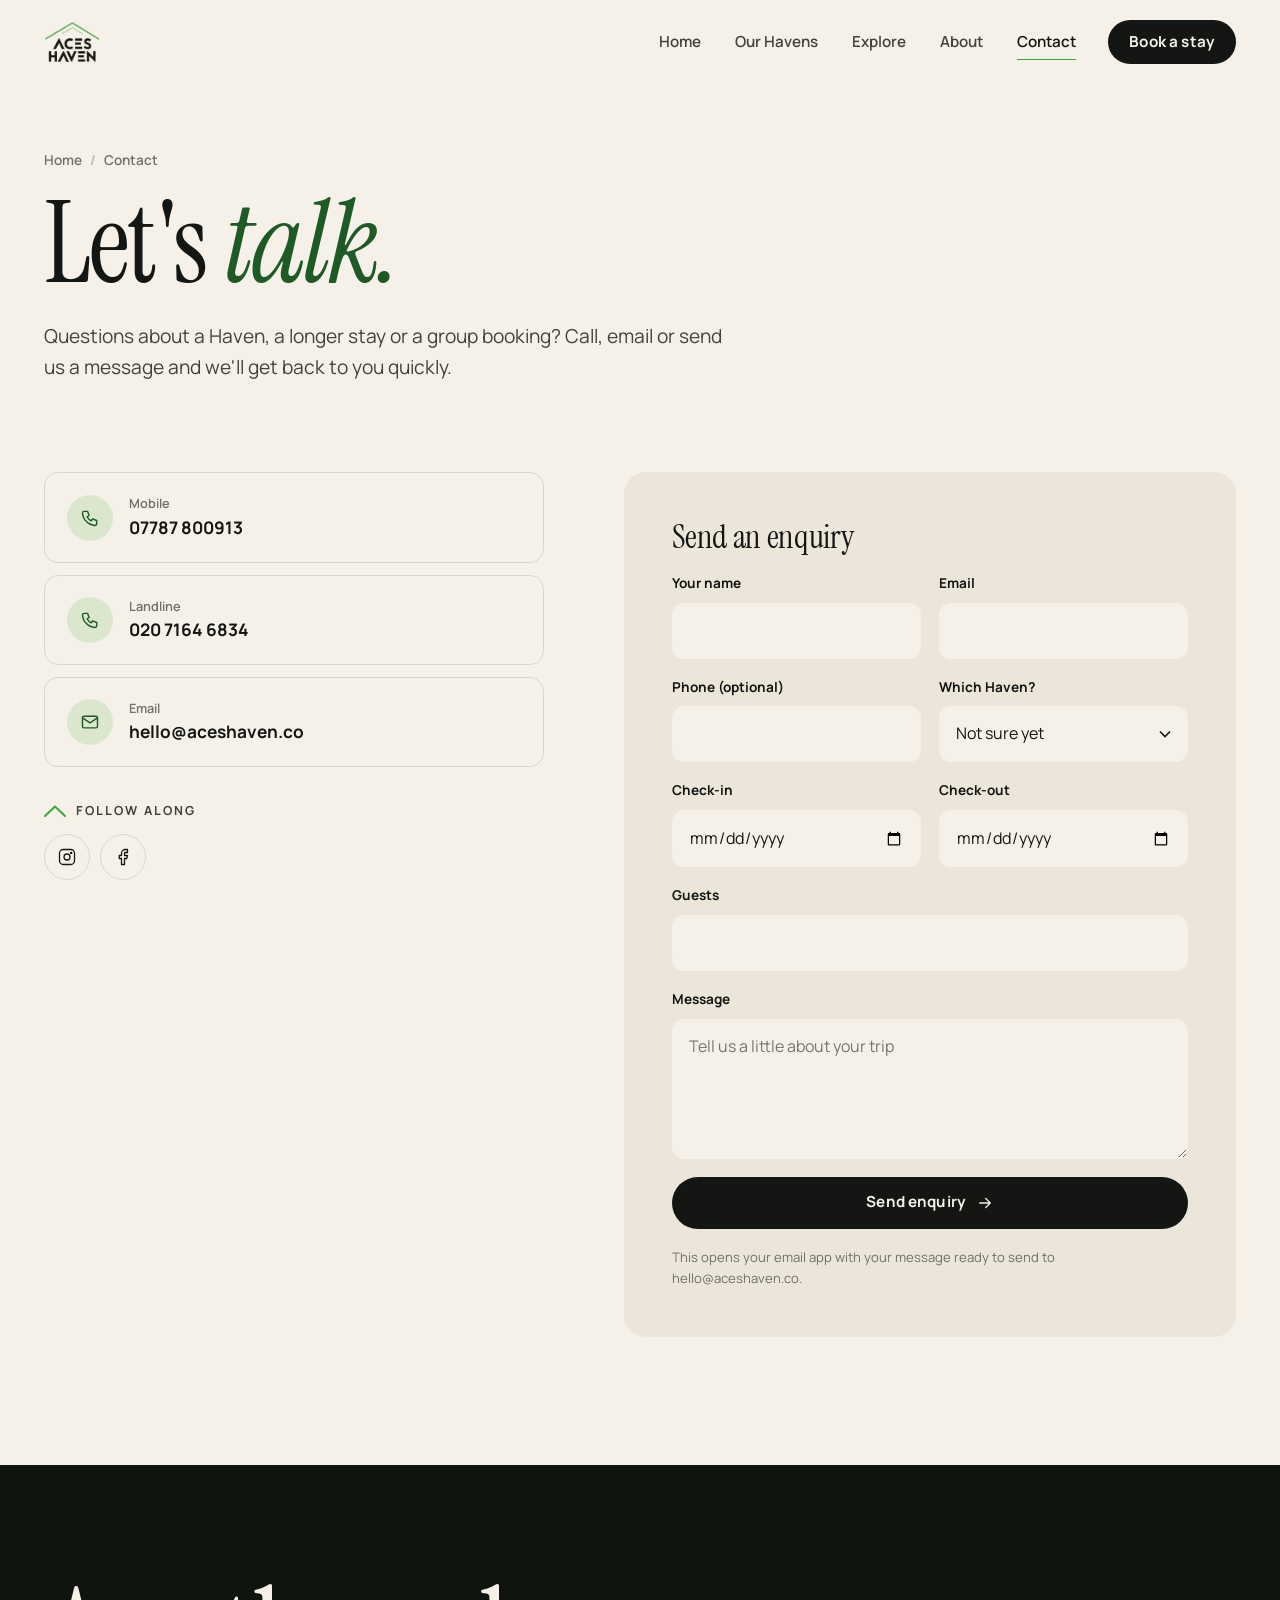
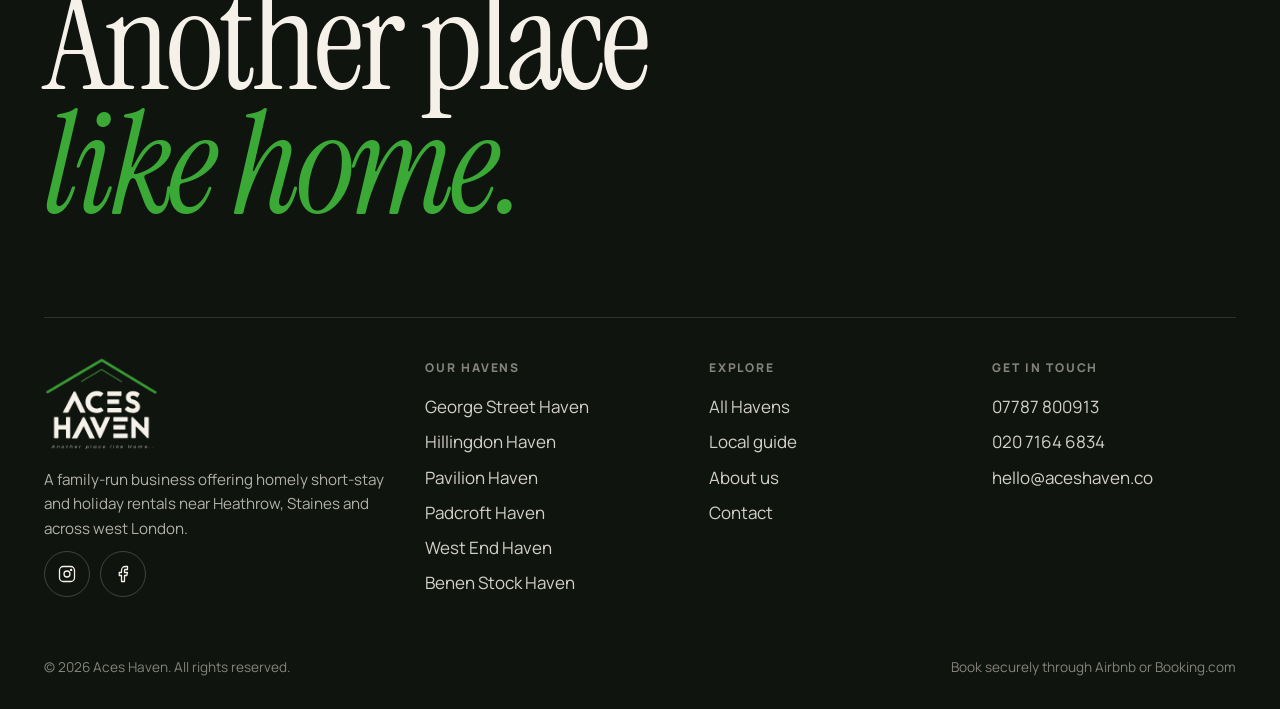
<file: contact.html>
<!doctype html>
<html lang="en-GB">
<head>
<meta charset="utf-8">
<meta name="viewport" content="width=device-width, initial-scale=1">
<title>Contact | Aces Haven</title>
<meta name="description" content="Contact Aces Haven about a stay. Call 07787 800913 or 020 7164 6834, or email hello@aceshaven.co.">
<meta name="theme-color" content="#f5f1e9">
<meta property="og:type" content="website">
<meta property="og:site_name" content="Aces Haven">
<meta property="og:title" content="Contact | Aces Haven">
<meta property="og:description" content="Contact Aces Haven about a stay. Call 07787 800913 or 020 7164 6834, or email hello@aceshaven.co.">
<meta property="og:image" content="assets/img/george-2.webp">
<link rel="icon" href="assets/img/favicon.svg" type="image/svg+xml">
<link rel="apple-touch-icon" href="assets/img/apple-touch-icon.png">
<link rel="preconnect" href="https://fonts.googleapis.com">
<link rel="preconnect" href="https://fonts.gstatic.com" crossorigin>
<link rel="stylesheet" href="https://fonts.googleapis.com/css2?family=Instrument+Serif:ital@0;1&family=Manrope:wght@400;500;600;700;800&display=swap">
<link rel="stylesheet" href="assets/css/site.css">
</head>
<body>
<a class="skip" href="#main">Skip to content</a>
<header class="site-header">
  <div class="wrap">
    <a class="brand" href="index.html" aria-label="Aces Haven home"><img src="assets/img/mark-dark.png" alt="Aces Haven" width="520" height="370"></a>
    <nav class="nav" aria-label="Main"><a href="index.html">Home</a><a href="stays.html">Our Havens</a><a href="explore.html">Explore</a><a href="about.html">About</a><a href="contact.html" aria-current="page">Contact</a><a class="btn btn-ink" href="stays.html">Book a stay</a></nav>
    <button class="menu-btn" type="button" aria-expanded="false" aria-controls="mobile-menu" aria-label="Open menu"><span></span><span></span></button>
  </div>
</header>
<div class="mobile-menu" id="mobile-menu">
  <nav aria-label="Mobile"><a href="index.html">Home</a><a href="stays.html">Our Havens</a><a href="explore.html">Explore</a><a href="about.html">About</a><a href="contact.html" aria-current="page">Contact</a></nav>
  <div class="mm-foot">
    <span>Questions? We're happy to help.</span>
    <a href="tel:+447787800913">07787 800913</a>
    <a href="mailto:hello@aceshaven.co">hello@aceshaven.co</a>
  </div>
</div>
<main id="main">
<section class="page-hero">
  <div class="wrap">
    <nav class="crumbs" aria-label="Breadcrumb"><a href="index.html">Home</a><span aria-hidden="true">/</span><span>Contact</span></nav>
    <h1 class="display">Let's <em>talk.</em></h1>
    <p class="lead">Questions about a Haven, a longer stay or a group booking? Call, email or send us a message and we'll get back to you quickly.</p>
  </div>
</section>
<div class="wrap contact-grid">
  <div class="contact-cards">
    <a class="contact-card reveal" href="tel:+447787800913"><span class="ico"><svg viewBox="0 0 24 24" fill="none" stroke="currentColor" stroke-width="1.7" stroke-linecap="round" stroke-linejoin="round" aria-hidden="true"><path d="M5 4h4l2 5-2.5 1.5a11 11 0 0 0 5 5L15 13l5 2v4a2 2 0 0 1-2 2A16 16 0 0 1 3 6a2 2 0 0 1 2-2"/></svg></span><span><small>Mobile</small><strong>07787 800913</strong></span></a><a class="contact-card reveal" href="tel:+442071646834"><span class="ico"><svg viewBox="0 0 24 24" fill="none" stroke="currentColor" stroke-width="1.7" stroke-linecap="round" stroke-linejoin="round" aria-hidden="true"><path d="M5 4h4l2 5-2.5 1.5a11 11 0 0 0 5 5L15 13l5 2v4a2 2 0 0 1-2 2A16 16 0 0 1 3 6a2 2 0 0 1 2-2"/></svg></span><span><small>Landline</small><strong>020 7164 6834</strong></span></a>
    <a class="contact-card reveal" href="mailto:hello@aceshaven.co"><span class="ico"><svg viewBox="0 0 24 24" fill="none" stroke="currentColor" stroke-width="1.7" stroke-linecap="round" stroke-linejoin="round" aria-hidden="true"><rect x="3" y="5" width="18" height="14" rx="2"/><path d="m3 7 9 6 9-6"/></svg></span><span><small>Email</small><strong>hello@aceshaven.co</strong></span></a>
    <div class="reveal" style="margin-top:18px"><span class="eyebrow">Follow along</span><div class="socials"><a href="https://www.instagram.com/AceHaven/" target="_blank" rel="noopener" aria-label="Aces Haven on Instagram"><svg viewBox="0 0 24 24" fill="none" stroke="currentColor" stroke-width="1.7" stroke-linecap="round" stroke-linejoin="round" aria-hidden="true"><rect x="2" y="2" width="20" height="20" rx="5"/><circle cx="12" cy="12" r="4"/><circle cx="17.5" cy="6.5" r=".8" fill="currentColor"/></svg></a><a href="https://www.facebook.com/AceHaven/" target="_blank" rel="noopener" aria-label="Aces Haven on Facebook"><svg viewBox="0 0 24 24" fill="none" stroke="currentColor" stroke-width="1.7" stroke-linecap="round" stroke-linejoin="round" aria-hidden="true"><path d="M18 2h-3a5 5 0 0 0-5 5v3H7v4h3v8h4v-8h3l1-4h-4V7a1 1 0 0 1 1-1h3z"/></svg></a></div></div>
  </div>
  <form class="form reveal" id="enquiry" data-to="hello@aceshaven.co" data-delay="1">
    <h2 class="h3">Send an enquiry</h2>
    <div class="row">
      <div class="field"><label for="f-name">Your name</label><input id="f-name" name="name" autocomplete="name" required></div>
      <div class="field"><label for="f-email">Email</label><input id="f-email" name="email" type="email" autocomplete="email" required></div>
    </div>
    <div class="row">
      <div class="field"><label for="f-phone">Phone (optional)</label><input id="f-phone" name="phone" type="tel" autocomplete="tel"></div>
      <div class="field"><label for="f-haven">Which Haven?</label><select id="f-haven" name="haven"><option>Not sure yet</option><option>George Street Haven</option><option>Hillingdon Haven</option><option>Pavilion Haven</option><option>Padcroft Haven</option><option>West End Haven</option><option>Benen Stock Haven</option></select></div>
    </div>
    <div class="row">
      <div class="field"><label for="f-in">Check-in</label><input id="f-in" name="checkin" type="date"></div>
      <div class="field"><label for="f-out">Check-out</label><input id="f-out" name="checkout" type="date"></div>
    </div>
    <div class="field"><label for="f-guests">Guests</label><input id="f-guests" name="guests" type="number" min="1" max="12" inputmode="numeric"></div>
    <div class="field"><label for="f-msg">Message</label><textarea id="f-msg" name="message" placeholder="Tell us a little about your trip"></textarea></div>
    <button class="btn btn-ink" type="submit">Send enquiry <svg viewBox="0 0 24 24" fill="none" stroke="currentColor" stroke-width="1.7" stroke-linecap="round" stroke-linejoin="round" aria-hidden="true"><path d="M5 12h14M13 6l6 6-6 6"/></svg></button>
    <p class="form-note">This opens your email app with your message ready to send to hello@aceshaven.co.</p>
  </form>
</div>

</main>
<footer class="site-footer">
  <div class="wrap">
    <p class="footer-big reveal">Another place<br><em>like home.</em></p>
    <div class="footer-grid">
      <div>
        <img class="footer-logo" src="assets/img/logo-light.png" alt="Aces Haven: Another place like home" width="520" height="418" loading="lazy">
        <p>A family-run business offering homely short-stay and holiday rentals near Heathrow, Staines and across west London.</p>
        <div class="socials"><a href="https://www.instagram.com/AceHaven/" target="_blank" rel="noopener" aria-label="Aces Haven on Instagram"><svg viewBox="0 0 24 24" fill="none" stroke="currentColor" stroke-width="1.7" stroke-linecap="round" stroke-linejoin="round" aria-hidden="true"><rect x="2" y="2" width="20" height="20" rx="5"/><circle cx="12" cy="12" r="4"/><circle cx="17.5" cy="6.5" r=".8" fill="currentColor"/></svg></a><a href="https://www.facebook.com/AceHaven/" target="_blank" rel="noopener" aria-label="Aces Haven on Facebook"><svg viewBox="0 0 24 24" fill="none" stroke="currentColor" stroke-width="1.7" stroke-linecap="round" stroke-linejoin="round" aria-hidden="true"><path d="M18 2h-3a5 5 0 0 0-5 5v3H7v4h3v8h4v-8h3l1-4h-4V7a1 1 0 0 1 1-1h3z"/></svg></a></div>
      </div>
      <div><h3>Our Havens</h3><ul><li><a href="stays/george-street.html">George Street Haven</a></li><li><a href="stays/hillingdon.html">Hillingdon Haven</a></li><li><a href="stays/pavilion.html">Pavilion Haven</a></li><li><a href="stays/padcroft.html">Padcroft Haven</a></li><li><a href="stays/west-end.html">West End Haven</a></li><li><a href="stays/benen-stock.html">Benen Stock Haven</a></li></ul></div>
      <div><h3>Explore</h3><ul>
        <li><a href="stays.html">All Havens</a></li>
        <li><a href="explore.html">Local guide</a></li>
        <li><a href="about.html">About us</a></li>
        <li><a href="contact.html">Contact</a></li>
      </ul></div>
      <div><h3>Get in touch</h3><ul><li><a href="tel:+447787800913">07787 800913</a></li><li><a href="tel:+442071646834">020 7164 6834</a></li><li><a href="mailto:hello@aceshaven.co">hello@aceshaven.co</a></li></ul></div>
    </div>
    <div class="footer-bottom"><span>&copy; 2026 Aces Haven. All rights reserved.</span><span>Book securely through Airbnb or Booking.com</span></div>
  </div>
</footer>
<script src="assets/js/site.js" defer></script>
</body>
</html>
</file>
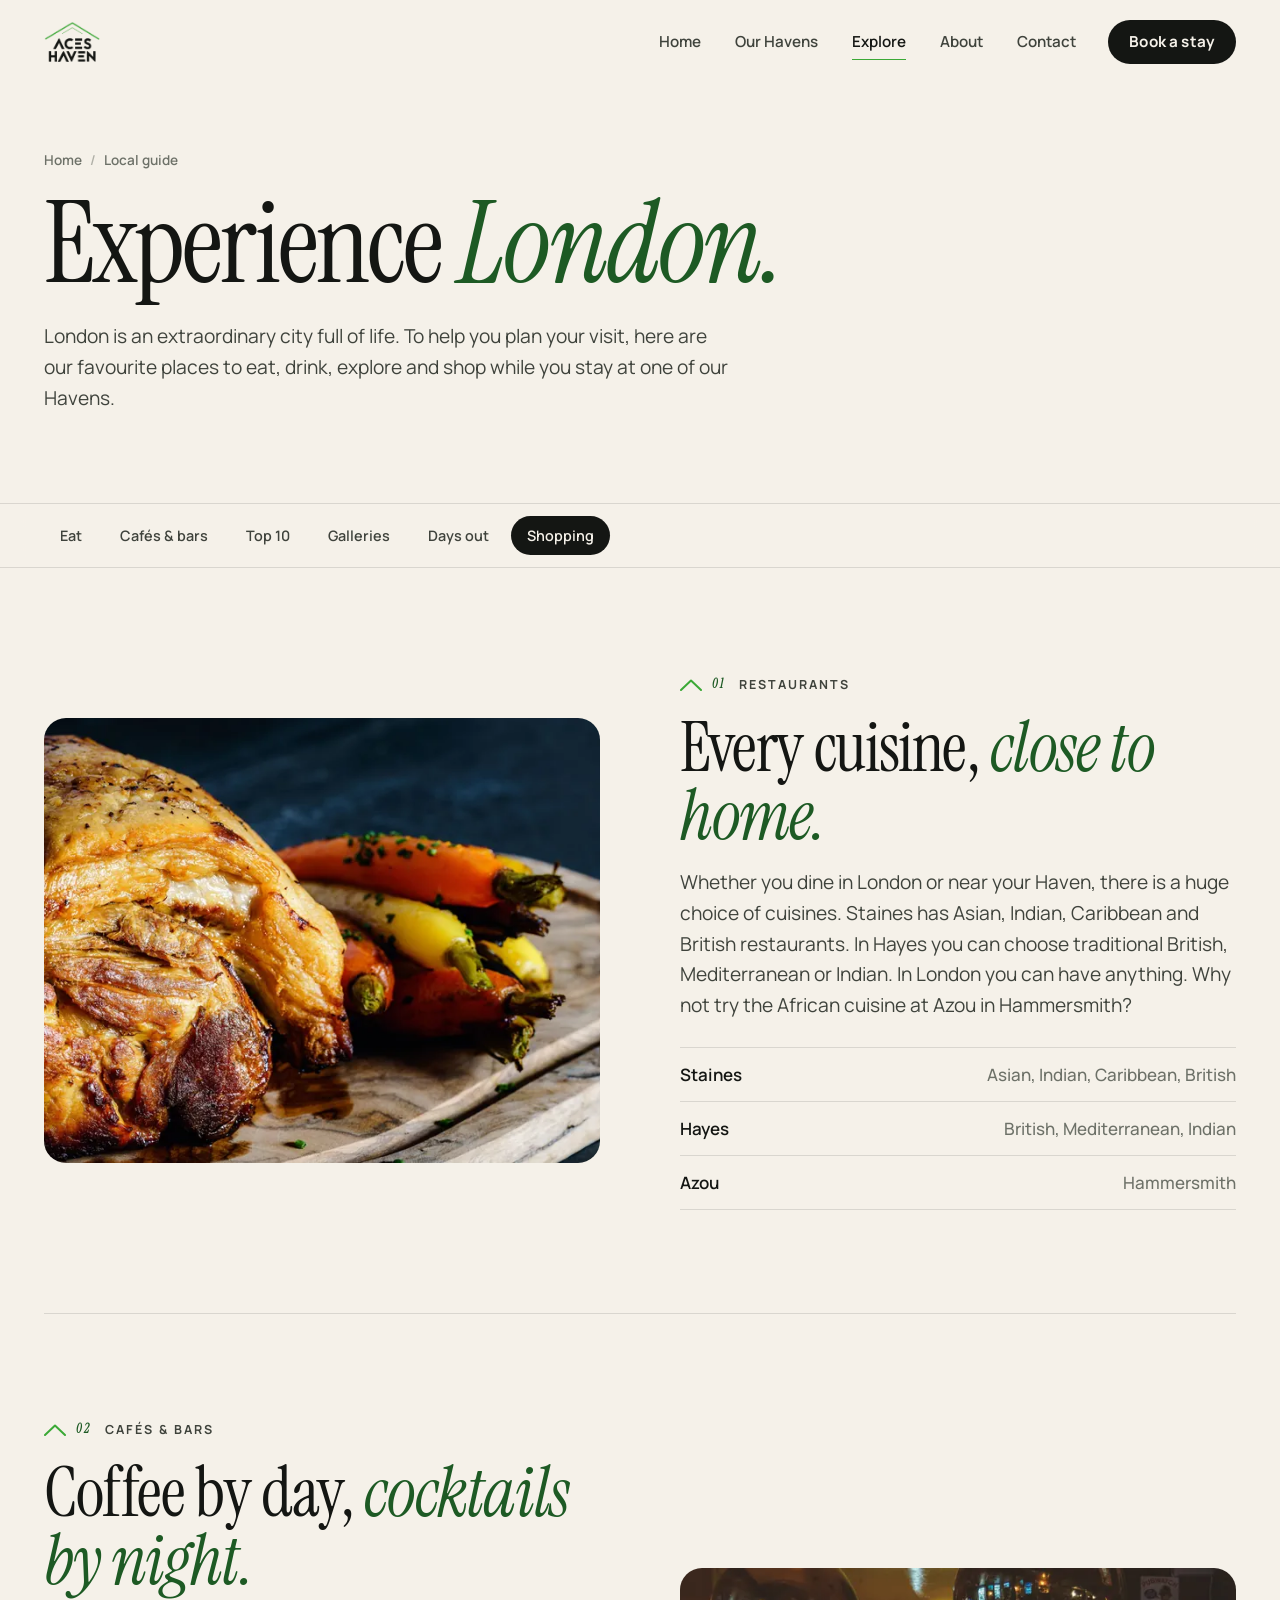
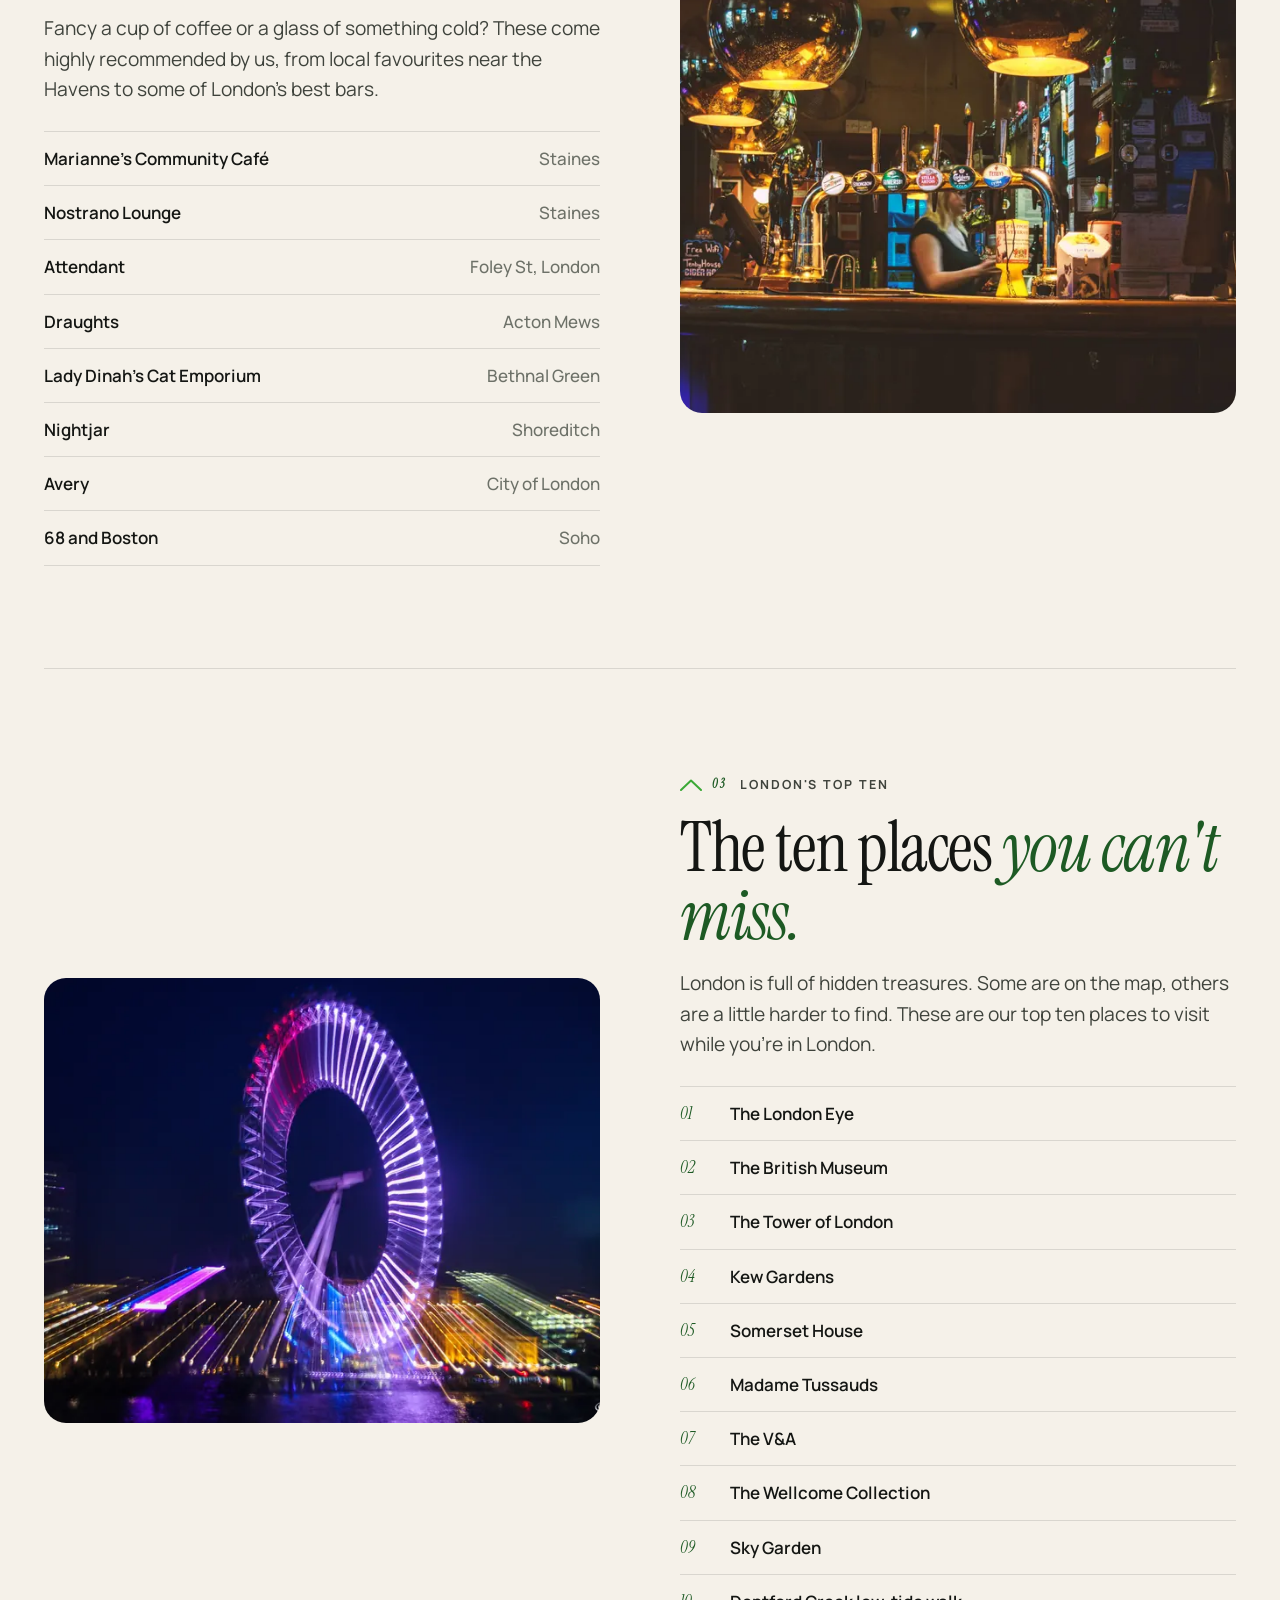
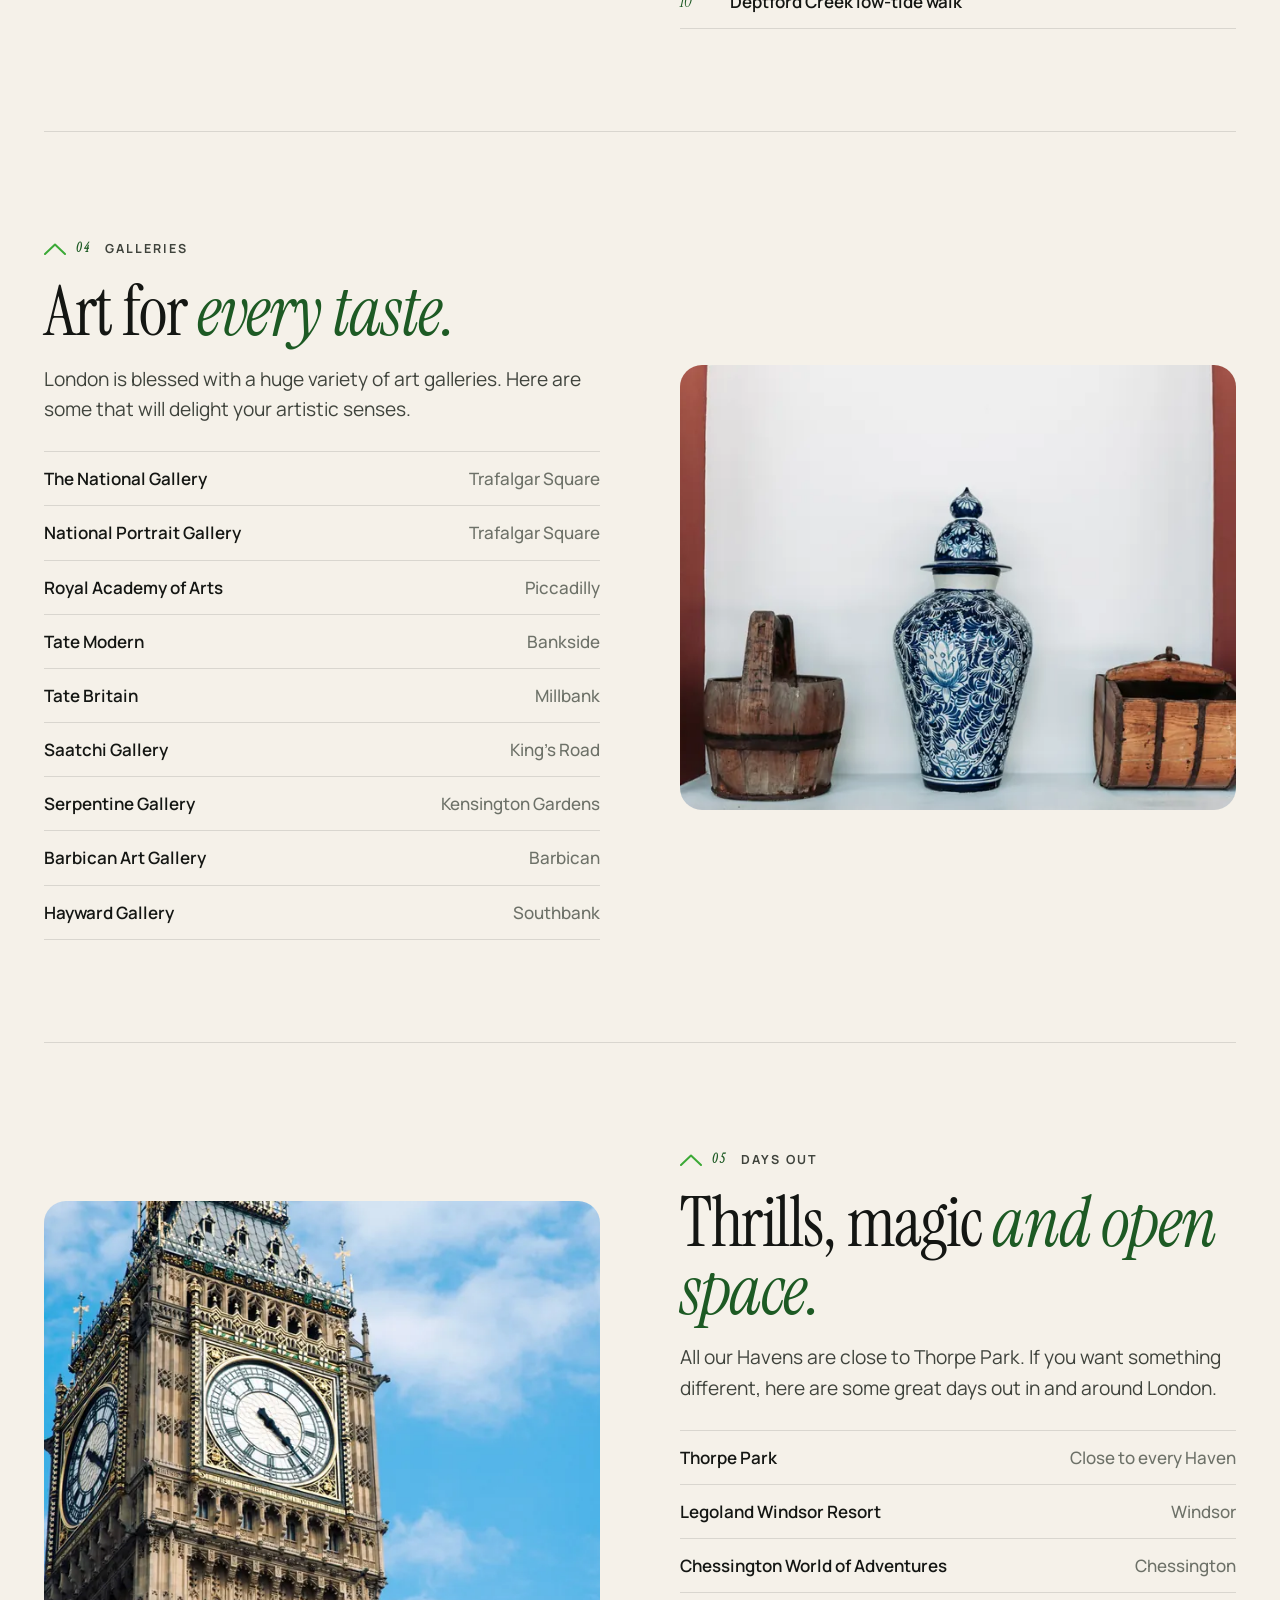
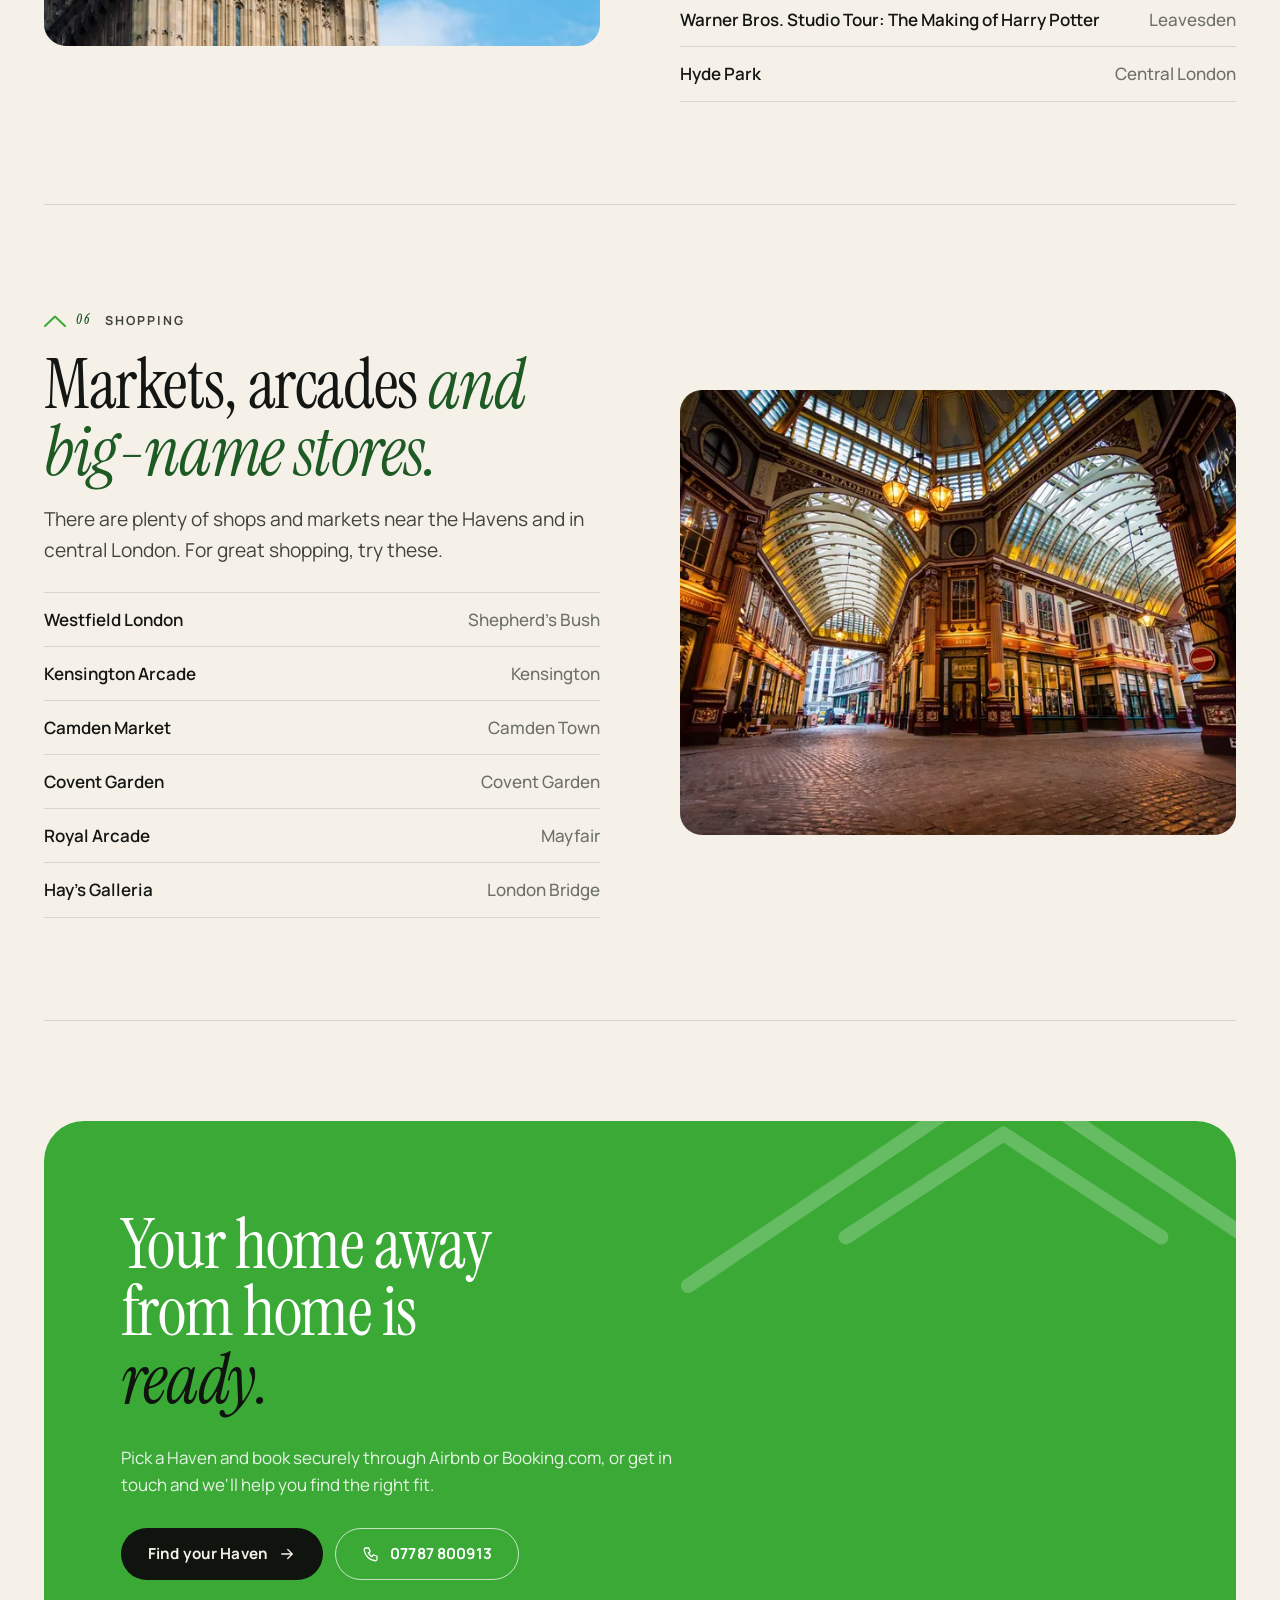
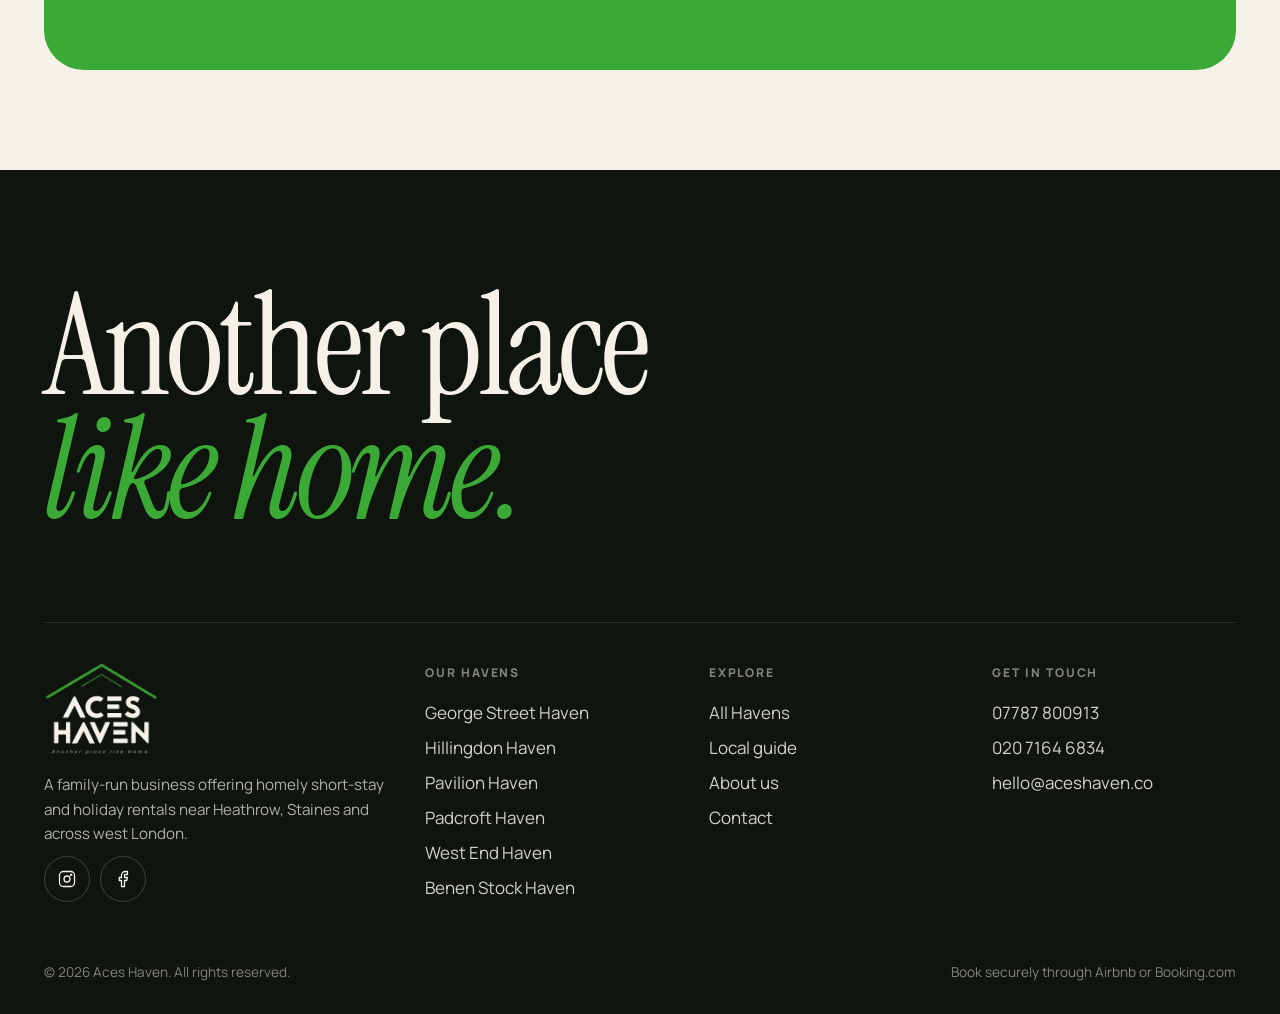
<file: explore.html>
<!doctype html>
<html lang="en-GB">
<head>
<meta charset="utf-8">
<meta name="viewport" content="width=device-width, initial-scale=1">
<title>Local guide | Aces Haven</title>
<meta name="description" content="The Aces Haven guide to London and the areas around our Havens: restaurants, cafés, bars, top sights, galleries, days out and shopping.">
<meta name="theme-color" content="#f5f1e9">
<meta property="og:type" content="website">
<meta property="og:site_name" content="Aces Haven">
<meta property="og:title" content="Local guide | Aces Haven">
<meta property="og:description" content="The Aces Haven guide to London and the areas around our Havens: restaurants, cafés, bars, top sights, galleries, days out and shopping.">
<meta property="og:image" content="assets/img/att-3.webp">
<link rel="icon" href="assets/img/favicon.svg" type="image/svg+xml">
<link rel="apple-touch-icon" href="assets/img/apple-touch-icon.png">
<link rel="preconnect" href="https://fonts.googleapis.com">
<link rel="preconnect" href="https://fonts.gstatic.com" crossorigin>
<link rel="stylesheet" href="https://fonts.googleapis.com/css2?family=Instrument+Serif:ital@0;1&family=Manrope:wght@400;500;600;700;800&display=swap">
<link rel="stylesheet" href="assets/css/site.css">
</head>
<body>
<a class="skip" href="#main">Skip to content</a>
<header class="site-header">
  <div class="wrap">
    <a class="brand" href="index.html" aria-label="Aces Haven home"><img src="assets/img/mark-dark.png" alt="Aces Haven" width="520" height="370"></a>
    <nav class="nav" aria-label="Main"><a href="index.html">Home</a><a href="stays.html">Our Havens</a><a href="explore.html" aria-current="page">Explore</a><a href="about.html">About</a><a href="contact.html">Contact</a><a class="btn btn-ink" href="stays.html">Book a stay</a></nav>
    <button class="menu-btn" type="button" aria-expanded="false" aria-controls="mobile-menu" aria-label="Open menu"><span></span><span></span></button>
  </div>
</header>
<div class="mobile-menu" id="mobile-menu">
  <nav aria-label="Mobile"><a href="index.html">Home</a><a href="stays.html">Our Havens</a><a href="explore.html" aria-current="page">Explore</a><a href="about.html">About</a><a href="contact.html">Contact</a></nav>
  <div class="mm-foot">
    <span>Questions? We're happy to help.</span>
    <a href="tel:+447787800913">07787 800913</a>
    <a href="mailto:hello@aceshaven.co">hello@aceshaven.co</a>
  </div>
</div>
<main id="main">
<section class="page-hero">
  <div class="wrap">
    <nav class="crumbs" aria-label="Breadcrumb"><a href="index.html">Home</a><span aria-hidden="true">/</span><span>Local guide</span></nav>
    <h1 class="display">Experience <em>London.</em></h1>
    <p class="lead">London is an extraordinary city full of life. To help you plan your visit, here are our favourite places to eat, drink, explore and shop while you stay at one of our Havens.</p>
  </div>
</section>
<nav class="explore-nav" aria-label="Guide sections"><div class="wrap"><a href="#eat">Eat</a><a href="#cafes">Cafés &amp; bars</a><a href="#sights">Top 10</a><a href="#galleries">Galleries</a><a href="#days-out">Days out</a><a href="#shopping">Shopping</a></div></nav>
<div class="wrap">
<section class="guide" id="eat">
  <div class="guide-media reveal"><img src="assets/img/att-1-sm.webp" srcset="assets/img/att-1-sm.webp 760w, assets/img/att-1.webp 1800w" sizes="(min-width: 900px) 50vw, 100vw" alt="A roast dinner" loading="lazy" decoding="async"></div>
  <div class="reveal" data-delay="1">
    <span class="eyebrow"><span class="index-num">01</span> Restaurants</span>
    <h2 class="h2">Every cuisine, <em>close to home.</em></h2>
    <p class="lead">Whether you dine in London or near your Haven, there is a huge choice of cuisines. Staines has Asian, Indian, Caribbean and British restaurants. In Hayes you can choose traditional British, Mediterranean or Indian. In London you can have anything. Why not try the African cuisine at Azou in Hammersmith?</p>
    <ul class="guide-list"><li>Staines<span>Asian, Indian, Caribbean, British</span></li><li>Hayes<span>British, Mediterranean, Indian</span></li><li>Azou<span>Hammersmith</span></li></ul>
  </div>
</section><section class="guide" id="cafes">
  <div class="guide-media reveal"><img src="assets/img/att-2-sm.webp" srcset="assets/img/att-2-sm.webp 760w, assets/img/att-2.webp 1800w" sizes="(min-width: 900px) 50vw, 100vw" alt="A warmly lit bar" loading="lazy" decoding="async"></div>
  <div class="reveal" data-delay="1">
    <span class="eyebrow"><span class="index-num">02</span> Cafés &amp; bars</span>
    <h2 class="h2">Coffee by day, <em>cocktails by night.</em></h2>
    <p class="lead">Fancy a cup of coffee or a glass of something cold? These come highly recommended by us, from local favourites near the Havens to some of London&#x27;s best bars.</p>
    <ul class="guide-list"><li>Marianne&#x27;s Community Café<span>Staines</span></li><li>Nostrano Lounge<span>Staines</span></li><li>Attendant<span>Foley St, London</span></li><li>Draughts<span>Acton Mews</span></li><li>Lady Dinah&#x27;s Cat Emporium<span>Bethnal Green</span></li><li>Nightjar<span>Shoreditch</span></li><li>Avery<span>City of London</span></li><li>68 and Boston<span>Soho</span></li></ul>
  </div>
</section><section class="guide" id="sights">
  <div class="guide-media reveal"><img src="assets/img/att-3-sm.webp" srcset="assets/img/att-3-sm.webp 760w, assets/img/att-3.webp 1800w" sizes="(min-width: 900px) 50vw, 100vw" alt="The London Eye at night" loading="lazy" decoding="async"></div>
  <div class="reveal" data-delay="1">
    <span class="eyebrow"><span class="index-num">03</span> London&#x27;s top ten</span>
    <h2 class="h2">The ten places <em>you can't miss.</em></h2>
    <p class="lead">London is full of hidden treasures. Some are on the map, others are a little harder to find. These are our top ten places to visit while you&#x27;re in London.</p>
    <ul class="guide-list numbered"><li>The London Eye</li><li>The British Museum</li><li>The Tower of London</li><li>Kew Gardens</li><li>Somerset House</li><li>Madame Tussauds</li><li>The V&amp;A</li><li>The Wellcome Collection</li><li>Sky Garden</li><li>Deptford Creek low-tide walk</li></ul>
  </div>
</section><section class="guide" id="galleries">
  <div class="guide-media reveal"><img src="assets/img/att-4-sm.webp" srcset="assets/img/att-4-sm.webp 760w, assets/img/att-4.webp 1800w" sizes="(min-width: 900px) 50vw, 100vw" alt="Antique ceramics on display" loading="lazy" decoding="async"></div>
  <div class="reveal" data-delay="1">
    <span class="eyebrow"><span class="index-num">04</span> Galleries</span>
    <h2 class="h2">Art for <em>every taste.</em></h2>
    <p class="lead">London is blessed with a huge variety of art galleries. Here are some that will delight your artistic senses.</p>
    <ul class="guide-list"><li>The National Gallery<span>Trafalgar Square</span></li><li>National Portrait Gallery<span>Trafalgar Square</span></li><li>Royal Academy of Arts<span>Piccadilly</span></li><li>Tate Modern<span>Bankside</span></li><li>Tate Britain<span>Millbank</span></li><li>Saatchi Gallery<span>King&#x27;s Road</span></li><li>Serpentine Gallery<span>Kensington Gardens</span></li><li>Barbican Art Gallery<span>Barbican</span></li><li>Hayward Gallery<span>Southbank</span></li></ul>
  </div>
</section><section class="guide" id="days-out">
  <div class="guide-media reveal"><img src="assets/img/london-1-sm.webp" srcset="assets/img/london-1-sm.webp 760w, assets/img/london-1.webp 1800w" sizes="(min-width: 900px) 50vw, 100vw" alt="Big Ben against a blue sky" loading="lazy" decoding="async"></div>
  <div class="reveal" data-delay="1">
    <span class="eyebrow"><span class="index-num">05</span> Days out</span>
    <h2 class="h2">Thrills, magic <em>and open space.</em></h2>
    <p class="lead">All our Havens are close to Thorpe Park. If you want something different, here are some great days out in and around London.</p>
    <ul class="guide-list"><li>Thorpe Park<span>Close to every Haven</span></li><li>Legoland Windsor Resort<span>Windsor</span></li><li>Chessington World of Adventures<span>Chessington</span></li><li>Warner Bros. Studio Tour: The Making of Harry Potter<span>Leavesden</span></li><li>Hyde Park<span>Central London</span></li></ul>
  </div>
</section><section class="guide" id="shopping">
  <div class="guide-media reveal"><img src="assets/img/london-2-sm.webp" srcset="assets/img/london-2-sm.webp 760w, assets/img/london-2.webp 1800w" sizes="(min-width: 900px) 50vw, 100vw" alt="Leadenhall Market" loading="lazy" decoding="async"></div>
  <div class="reveal" data-delay="1">
    <span class="eyebrow"><span class="index-num">06</span> Shopping</span>
    <h2 class="h2">Markets, arcades <em>and big-name stores.</em></h2>
    <p class="lead">There are plenty of shops and markets near the Havens and in central London. For great shopping, try these.</p>
    <ul class="guide-list"><li>Westfield London<span>Shepherd&#x27;s Bush</span></li><li>Kensington Arcade<span>Kensington</span></li><li>Camden Market<span>Camden Town</span></li><li>Covent Garden<span>Covent Garden</span></li><li>Royal Arcade<span>Mayfair</span></li><li>Hay&#x27;s Galleria<span>London Bridge</span></li></ul>
  </div>
</section>
</div>
<section class="section-tight">
  <div class="wrap">
    <div class="cta reveal">
      <h2 class="h2">Your home away from home is <em>ready.</em></h2>
      <p>Pick a Haven and book securely through Airbnb or Booking.com, or get in touch and we'll help you find the right fit.</p>
      <div class="cta-actions">
        <a class="btn btn-night" href="stays.html">Find your Haven <svg viewBox="0 0 24 24" fill="none" stroke="currentColor" stroke-width="1.7" stroke-linecap="round" stroke-linejoin="round" aria-hidden="true"><path d="M5 12h14M13 6l6 6-6 6"/></svg></a>
        <a class="btn btn-outline-light" href="tel:+447787800913"><svg viewBox="0 0 24 24" fill="none" stroke="currentColor" stroke-width="1.7" stroke-linecap="round" stroke-linejoin="round" aria-hidden="true"><path d="M5 4h4l2 5-2.5 1.5a11 11 0 0 0 5 5L15 13l5 2v4a2 2 0 0 1-2 2A16 16 0 0 1 3 6a2 2 0 0 1 2-2"/></svg> 07787 800913</a>
      </div>
    </div>
  </div>
</section>

</main>
<footer class="site-footer">
  <div class="wrap">
    <p class="footer-big reveal">Another place<br><em>like home.</em></p>
    <div class="footer-grid">
      <div>
        <img class="footer-logo" src="assets/img/logo-light.png" alt="Aces Haven: Another place like home" width="520" height="418" loading="lazy">
        <p>A family-run business offering homely short-stay and holiday rentals near Heathrow, Staines and across west London.</p>
        <div class="socials"><a href="https://www.instagram.com/AceHaven/" target="_blank" rel="noopener" aria-label="Aces Haven on Instagram"><svg viewBox="0 0 24 24" fill="none" stroke="currentColor" stroke-width="1.7" stroke-linecap="round" stroke-linejoin="round" aria-hidden="true"><rect x="2" y="2" width="20" height="20" rx="5"/><circle cx="12" cy="12" r="4"/><circle cx="17.5" cy="6.5" r=".8" fill="currentColor"/></svg></a><a href="https://www.facebook.com/AceHaven/" target="_blank" rel="noopener" aria-label="Aces Haven on Facebook"><svg viewBox="0 0 24 24" fill="none" stroke="currentColor" stroke-width="1.7" stroke-linecap="round" stroke-linejoin="round" aria-hidden="true"><path d="M18 2h-3a5 5 0 0 0-5 5v3H7v4h3v8h4v-8h3l1-4h-4V7a1 1 0 0 1 1-1h3z"/></svg></a></div>
      </div>
      <div><h3>Our Havens</h3><ul><li><a href="stays/george-street.html">George Street Haven</a></li><li><a href="stays/hillingdon.html">Hillingdon Haven</a></li><li><a href="stays/pavilion.html">Pavilion Haven</a></li><li><a href="stays/padcroft.html">Padcroft Haven</a></li><li><a href="stays/west-end.html">West End Haven</a></li><li><a href="stays/benen-stock.html">Benen Stock Haven</a></li></ul></div>
      <div><h3>Explore</h3><ul>
        <li><a href="stays.html">All Havens</a></li>
        <li><a href="explore.html">Local guide</a></li>
        <li><a href="about.html">About us</a></li>
        <li><a href="contact.html">Contact</a></li>
      </ul></div>
      <div><h3>Get in touch</h3><ul><li><a href="tel:+447787800913">07787 800913</a></li><li><a href="tel:+442071646834">020 7164 6834</a></li><li><a href="mailto:hello@aceshaven.co">hello@aceshaven.co</a></li></ul></div>
    </div>
    <div class="footer-bottom"><span>&copy; 2026 Aces Haven. All rights reserved.</span><span>Book securely through Airbnb or Booking.com</span></div>
  </div>
</footer>
<script src="assets/js/site.js" defer></script>
</body>
</html>
</file>
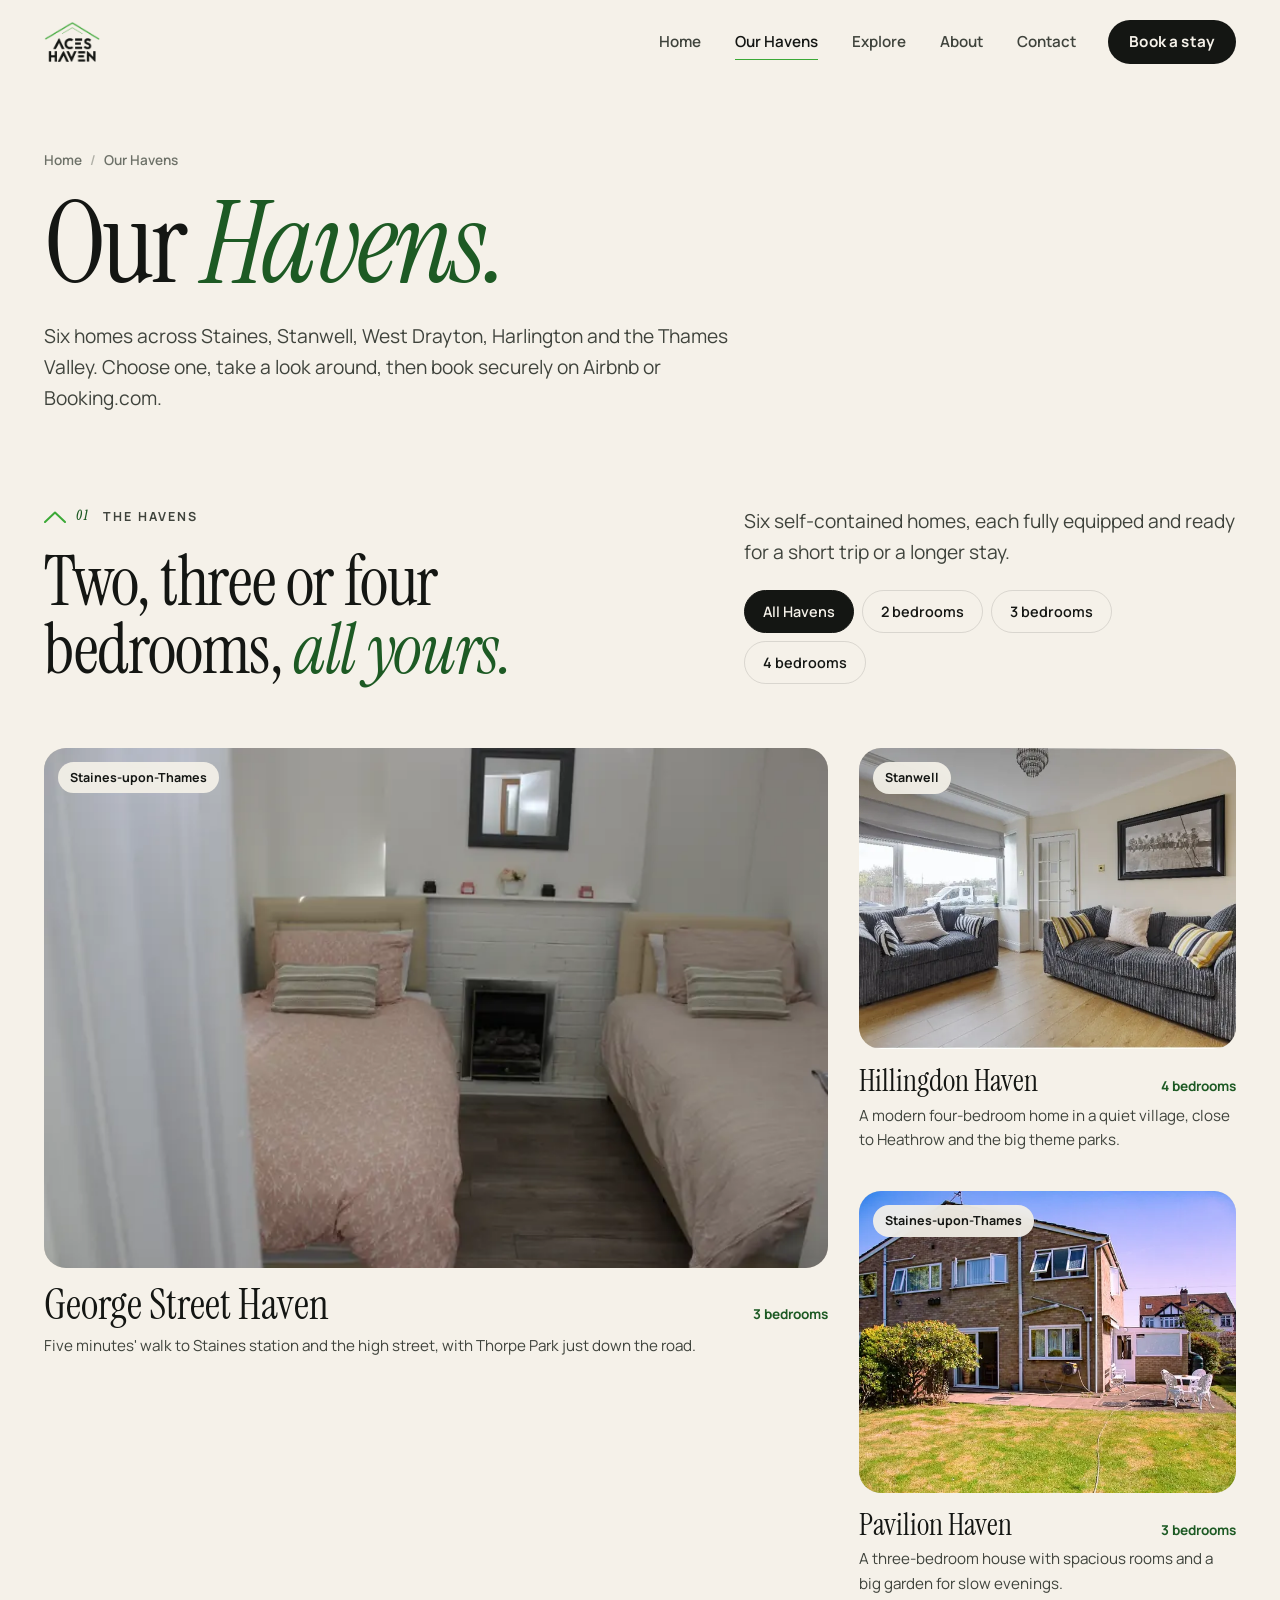
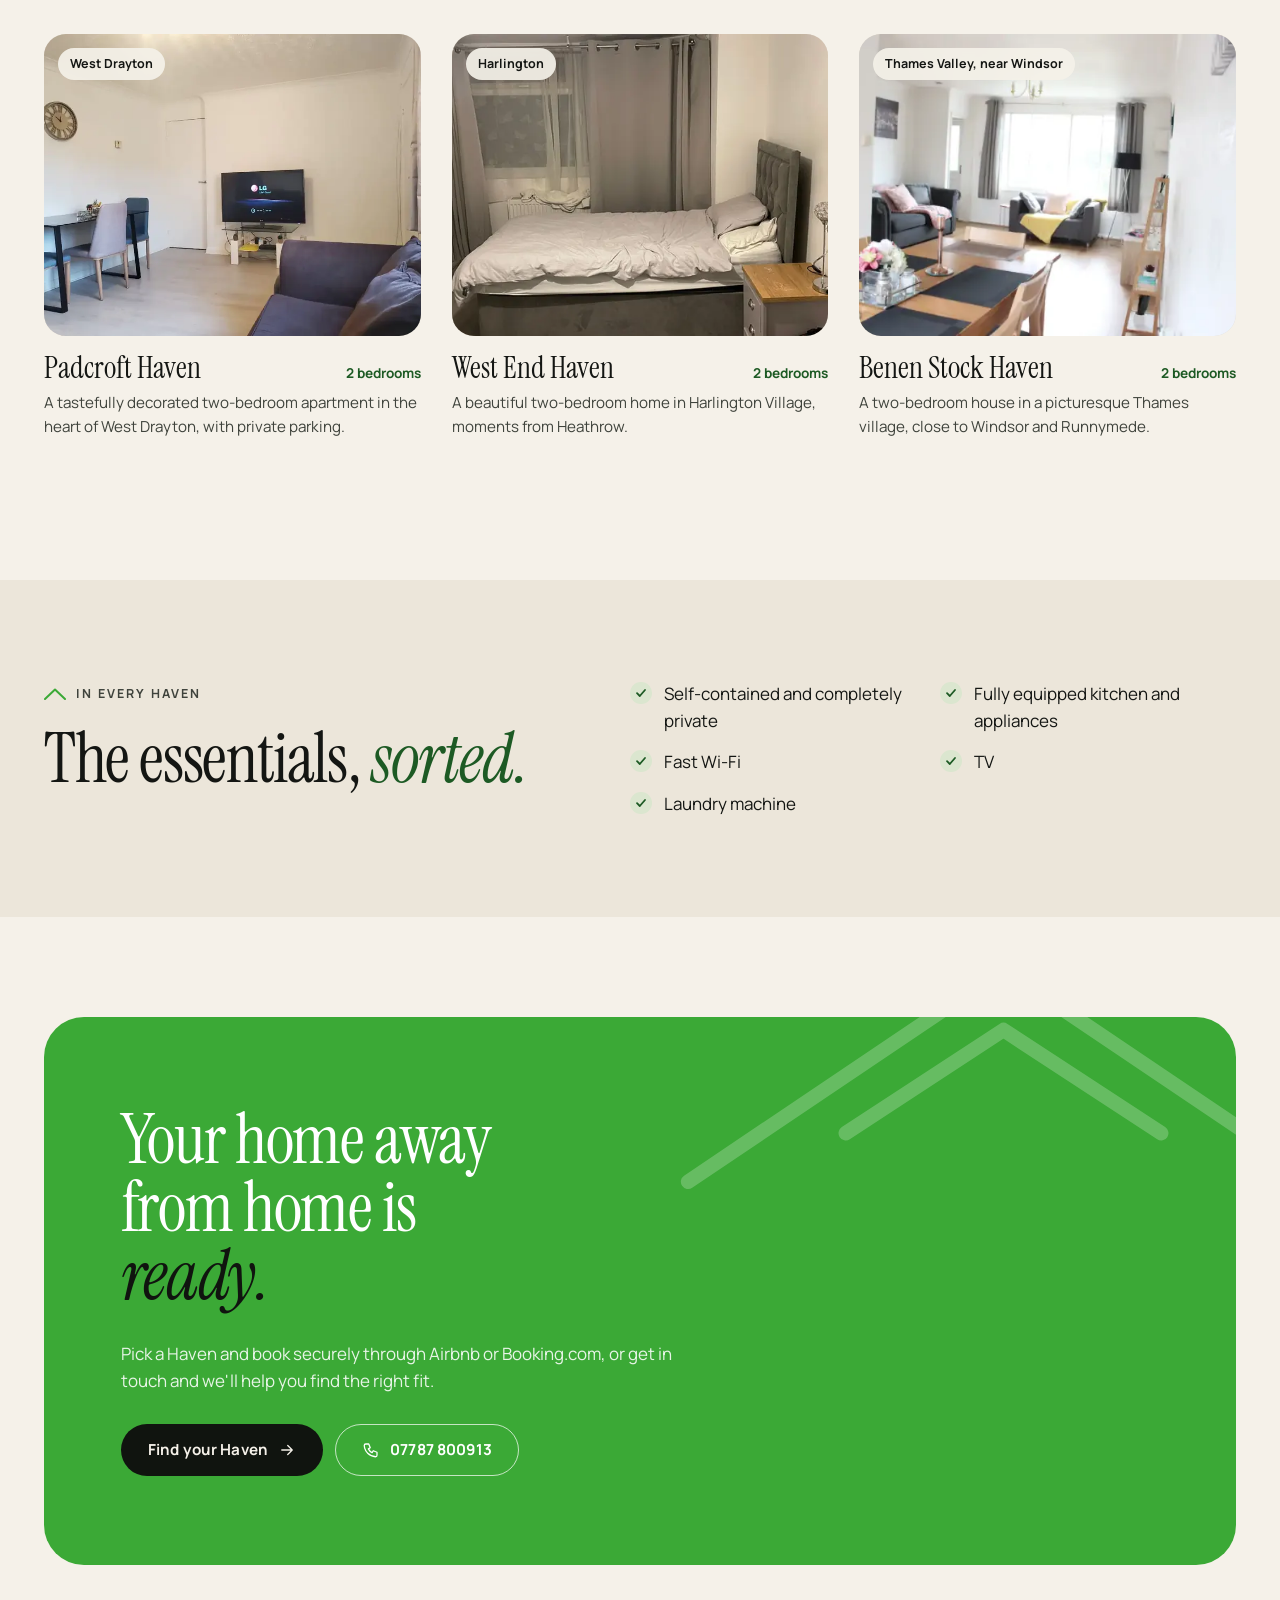
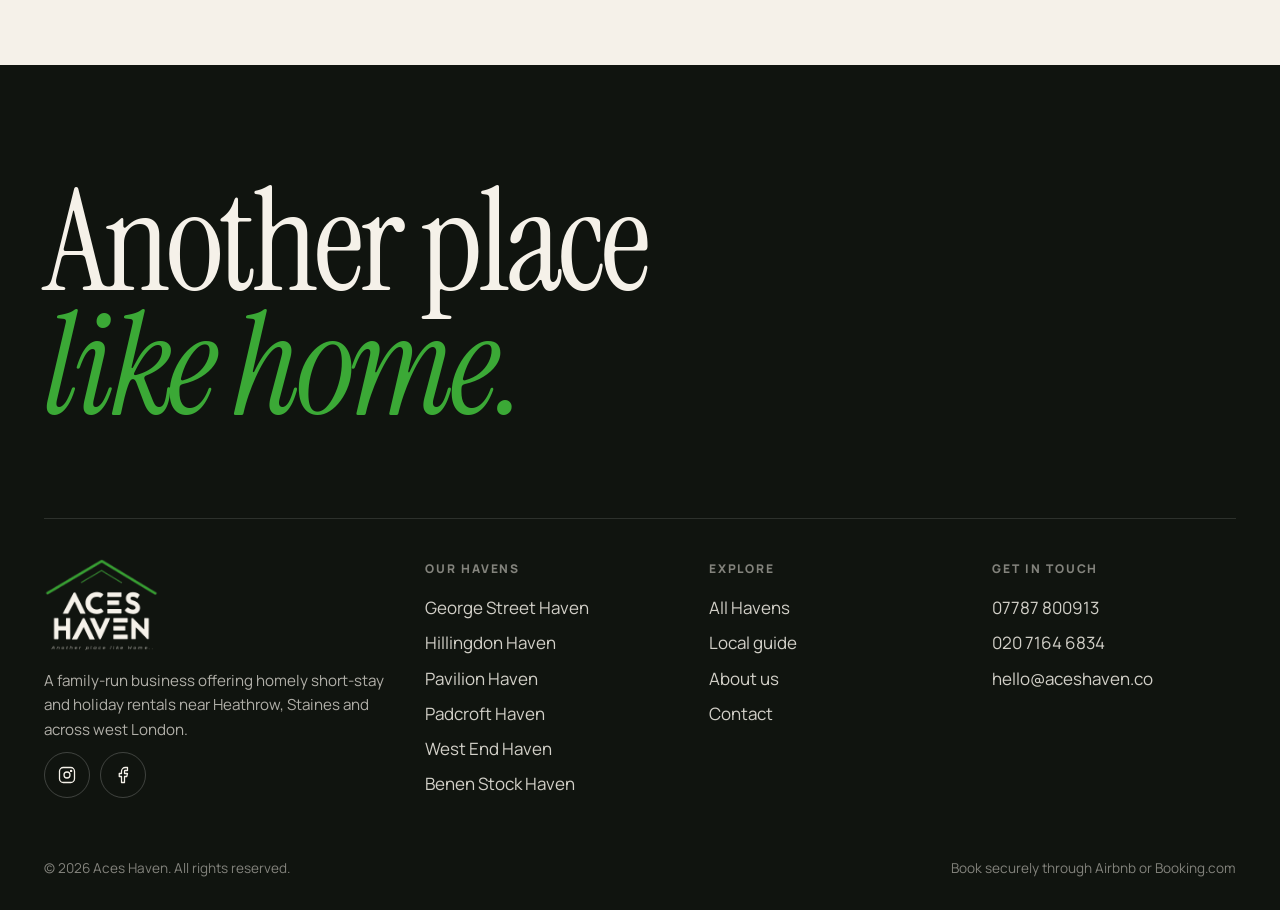
<file: stays.html>
<!doctype html>
<html lang="en-GB">
<head>
<meta charset="utf-8">
<meta name="viewport" content="width=device-width, initial-scale=1">
<title>Our Havens | Aces Haven</title>
<meta name="description" content="Browse all six Aces Haven short-stay homes near Heathrow, Staines and West Drayton, with two to four bedrooms.">
<meta name="theme-color" content="#f5f1e9">
<meta property="og:type" content="website">
<meta property="og:site_name" content="Aces Haven">
<meta property="og:title" content="Our Havens | Aces Haven">
<meta property="og:description" content="Browse all six Aces Haven short-stay homes near Heathrow, Staines and West Drayton, with two to four bedrooms.">
<meta property="og:image" content="assets/img/george-2.webp">
<link rel="icon" href="assets/img/favicon.svg" type="image/svg+xml">
<link rel="apple-touch-icon" href="assets/img/apple-touch-icon.png">
<link rel="preconnect" href="https://fonts.googleapis.com">
<link rel="preconnect" href="https://fonts.gstatic.com" crossorigin>
<link rel="stylesheet" href="https://fonts.googleapis.com/css2?family=Instrument+Serif:ital@0;1&family=Manrope:wght@400;500;600;700;800&display=swap">
<link rel="stylesheet" href="assets/css/site.css">
</head>
<body>
<a class="skip" href="#main">Skip to content</a>
<header class="site-header">
  <div class="wrap">
    <a class="brand" href="index.html" aria-label="Aces Haven home"><img src="assets/img/mark-dark.png" alt="Aces Haven" width="520" height="370"></a>
    <nav class="nav" aria-label="Main"><a href="index.html">Home</a><a href="stays.html" aria-current="page">Our Havens</a><a href="explore.html">Explore</a><a href="about.html">About</a><a href="contact.html">Contact</a><a class="btn btn-ink" href="stays.html">Book a stay</a></nav>
    <button class="menu-btn" type="button" aria-expanded="false" aria-controls="mobile-menu" aria-label="Open menu"><span></span><span></span></button>
  </div>
</header>
<div class="mobile-menu" id="mobile-menu">
  <nav aria-label="Mobile"><a href="index.html">Home</a><a href="stays.html" aria-current="page">Our Havens</a><a href="explore.html">Explore</a><a href="about.html">About</a><a href="contact.html">Contact</a></nav>
  <div class="mm-foot">
    <span>Questions? We're happy to help.</span>
    <a href="tel:+447787800913">07787 800913</a>
    <a href="mailto:hello@aceshaven.co">hello@aceshaven.co</a>
  </div>
</div>
<main id="main">
<section class="page-hero">
  <div class="wrap">
    <nav class="crumbs" aria-label="Breadcrumb"><a href="index.html">Home</a><span aria-hidden="true">/</span><span>Our Havens</span></nav>
    <h1 class="display">Our <em>Havens.</em></h1>
    <p class="lead">Six homes across Staines, Stanwell, West Drayton, Harlington and the Thames Valley. Choose one, take a look around, then book securely on Airbnb or Booking.com.</p>
  </div>
</section>
<section class="section" id="havens" style="padding-top:0">
  <div class="wrap">
    <div class="section-head split">
      <div class="reveal"><span class="eyebrow"><span class="index-num">01</span> The Havens</span>
        <h2 class="h2" style="margin-top:18px">Two, three or four bedrooms, <em>all yours.</em></h2></div>
      <div class="reveal" data-delay="1"><p class="lead" style="margin-bottom:22px">Six self-contained homes, each fully equipped and ready for a short trip or a longer stay.</p>
        <div class="filters" role="group" aria-label="Filter by bedrooms"><button class="chip" type="button" data-filter="all" aria-pressed="true">All Havens</button><button class="chip" type="button" data-filter="2" aria-pressed="false">2 bedrooms</button><button class="chip" type="button" data-filter="3" aria-pressed="false">3 bedrooms</button><button class="chip" type="button" data-filter="4" aria-pressed="false">4 bedrooms</button></div></div>
    </div>
    <div class="stays featured">
<a class="stay reveal" data-delay="0" data-beds="3" href="stays/george-street.html">
  <div class="stay-media">
    <img src="assets/img/george-1-sm.webp" srcset="assets/img/george-1-sm.webp 760w, assets/img/george-1.webp 1800w" sizes="(min-width: 1080px) 33vw, (min-width: 700px) 50vw, 100vw" alt="George Street Haven, Staines-upon-Thames" loading="lazy" decoding="async">
    <img src="assets/img/george-4-sm.webp" srcset="assets/img/george-4-sm.webp 760w, assets/img/george-4.webp 1800w" sizes="(min-width: 1080px) 33vw, (min-width: 700px) 50vw, 100vw" alt="" loading="lazy" decoding="async">
    <span class="stay-tag">Staines-upon-Thames</span>
    <span class="stay-go" aria-hidden="true"><svg viewBox="0 0 24 24" fill="none" stroke="currentColor" stroke-width="1.7" stroke-linecap="round" stroke-linejoin="round" aria-hidden="true"><path d="M5 12h14M13 6l6 6-6 6"/></svg></span>
  </div>
  <div class="stay-body">
    <div class="stay-top"><h3>George Street Haven</h3><span class="beds">3 bedrooms</span></div>
    <p>Five minutes&#x27; walk to Staines station and the high street, with Thorpe Park just down the road.</p>
  </div>
</a>
<a class="stay reveal" data-delay="1" data-beds="4" href="stays/hillingdon.html">
  <div class="stay-media">
    <img src="assets/img/hill-1-sm.webp" srcset="assets/img/hill-1-sm.webp 760w, assets/img/hill-1.webp 1080w" sizes="(min-width: 1080px) 33vw, (min-width: 700px) 50vw, 100vw" alt="Hillingdon Haven, Stanwell" loading="lazy" decoding="async">
    <img src="assets/img/hill-2-sm.webp" srcset="assets/img/hill-2-sm.webp 760w, assets/img/hill-2.webp 1080w" sizes="(min-width: 1080px) 33vw, (min-width: 700px) 50vw, 100vw" alt="" loading="lazy" decoding="async">
    <span class="stay-tag">Stanwell</span>
    <span class="stay-go" aria-hidden="true"><svg viewBox="0 0 24 24" fill="none" stroke="currentColor" stroke-width="1.7" stroke-linecap="round" stroke-linejoin="round" aria-hidden="true"><path d="M5 12h14M13 6l6 6-6 6"/></svg></span>
  </div>
  <div class="stay-body">
    <div class="stay-top"><h3>Hillingdon Haven</h3><span class="beds">4 bedrooms</span></div>
    <p>A modern four-bedroom home in a quiet village, close to Heathrow and the big theme parks.</p>
  </div>
</a>
<a class="stay reveal" data-delay="2" data-beds="3" href="stays/pavilion.html">
  <div class="stay-media">
    <img src="assets/img/pav-1-sm.webp" srcset="assets/img/pav-1-sm.webp 760w, assets/img/pav-1.webp 1000w" sizes="(min-width: 1080px) 33vw, (min-width: 700px) 50vw, 100vw" alt="Pavilion Haven, Staines-upon-Thames" loading="lazy" decoding="async">
    <img src="assets/img/pav-4-sm.webp" srcset="assets/img/pav-4-sm.webp 760w, assets/img/pav-4.webp 1000w" sizes="(min-width: 1080px) 33vw, (min-width: 700px) 50vw, 100vw" alt="" loading="lazy" decoding="async">
    <span class="stay-tag">Staines-upon-Thames</span>
    <span class="stay-go" aria-hidden="true"><svg viewBox="0 0 24 24" fill="none" stroke="currentColor" stroke-width="1.7" stroke-linecap="round" stroke-linejoin="round" aria-hidden="true"><path d="M5 12h14M13 6l6 6-6 6"/></svg></span>
  </div>
  <div class="stay-body">
    <div class="stay-top"><h3>Pavilion Haven</h3><span class="beds">3 bedrooms</span></div>
    <p>A three-bedroom house with spacious rooms and a big garden for slow evenings.</p>
  </div>
</a>
<a class="stay reveal" data-delay="0" data-beds="2" href="stays/padcroft.html">
  <div class="stay-media">
    <img src="assets/img/pad-4-sm.webp" srcset="assets/img/pad-4-sm.webp 760w, assets/img/pad-4.webp 1200w" sizes="(min-width: 1080px) 33vw, (min-width: 700px) 50vw, 100vw" alt="Padcroft Haven, West Drayton" loading="lazy" decoding="async">
    <img src="assets/img/pad-1-sm.webp" srcset="assets/img/pad-1-sm.webp 720w, assets/img/pad-1.webp 720w" sizes="(min-width: 1080px) 33vw, (min-width: 700px) 50vw, 100vw" alt="" loading="lazy" decoding="async">
    <span class="stay-tag">West Drayton</span>
    <span class="stay-go" aria-hidden="true"><svg viewBox="0 0 24 24" fill="none" stroke="currentColor" stroke-width="1.7" stroke-linecap="round" stroke-linejoin="round" aria-hidden="true"><path d="M5 12h14M13 6l6 6-6 6"/></svg></span>
  </div>
  <div class="stay-body">
    <div class="stay-top"><h3>Padcroft Haven</h3><span class="beds">2 bedrooms</span></div>
    <p>A tastefully decorated two-bedroom apartment in the heart of West Drayton, with private parking.</p>
  </div>
</a>
<a class="stay reveal" data-delay="1" data-beds="2" href="stays/west-end.html">
  <div class="stay-media">
    <img src="assets/img/west-4-sm.webp" srcset="assets/img/west-4-sm.webp 760w, assets/img/west-4.webp 1800w" sizes="(min-width: 1080px) 33vw, (min-width: 700px) 50vw, 100vw" alt="West End Haven, Harlington" loading="lazy" decoding="async">
    <img src="assets/img/west-5-sm.webp" srcset="assets/img/west-5-sm.webp 760w, assets/img/west-5.webp 1200w" sizes="(min-width: 1080px) 33vw, (min-width: 700px) 50vw, 100vw" alt="" loading="lazy" decoding="async">
    <span class="stay-tag">Harlington</span>
    <span class="stay-go" aria-hidden="true"><svg viewBox="0 0 24 24" fill="none" stroke="currentColor" stroke-width="1.7" stroke-linecap="round" stroke-linejoin="round" aria-hidden="true"><path d="M5 12h14M13 6l6 6-6 6"/></svg></span>
  </div>
  <div class="stay-body">
    <div class="stay-top"><h3>West End Haven</h3><span class="beds">2 bedrooms</span></div>
    <p>A beautiful two-bedroom home in Harlington Village, moments from Heathrow.</p>
  </div>
</a>
<a class="stay reveal" data-delay="2" data-beds="2" href="stays/benen-stock.html">
  <div class="stay-media">
    <img src="assets/img/benen-1-sm.webp" srcset="assets/img/benen-1-sm.webp 562w, assets/img/benen-1.webp 562w" sizes="(min-width: 1080px) 33vw, (min-width: 700px) 50vw, 100vw" alt="Benen Stock Haven, Thames Valley, near Windsor" loading="lazy" decoding="async">
    <img src="assets/img/benen-4-sm.webp" srcset="assets/img/benen-4-sm.webp 563w, assets/img/benen-4.webp 563w" sizes="(min-width: 1080px) 33vw, (min-width: 700px) 50vw, 100vw" alt="" loading="lazy" decoding="async">
    <span class="stay-tag">Thames Valley, near Windsor</span>
    <span class="stay-go" aria-hidden="true"><svg viewBox="0 0 24 24" fill="none" stroke="currentColor" stroke-width="1.7" stroke-linecap="round" stroke-linejoin="round" aria-hidden="true"><path d="M5 12h14M13 6l6 6-6 6"/></svg></span>
  </div>
  <div class="stay-body">
    <div class="stay-top"><h3>Benen Stock Haven</h3><span class="beds">2 bedrooms</span></div>
    <p>A two-bedroom house in a picturesque Thames village, close to Windsor and Runnymede.</p>
  </div>
</a>
    </div>
  </div>
</section>
<section class="section-tight bg-2">
  <div class="wrap intro-grid">
    <div class="reveal"><span class="eyebrow">In every Haven</span>
      <h2 class="h2" style="margin-top:18px">The essentials, <em>sorted.</em></h2></div>
    <div class="reveal" data-delay="1"><ul class="ticks"><li>Self-contained and completely private</li><li>Fully equipped kitchen and appliances</li><li>Fast Wi-Fi</li><li>TV</li><li>Laundry machine</li></ul></div>
  </div>
</section>
<section class="section-tight">
  <div class="wrap">
    <div class="cta reveal">
      <h2 class="h2">Your home away from home is <em>ready.</em></h2>
      <p>Pick a Haven and book securely through Airbnb or Booking.com, or get in touch and we'll help you find the right fit.</p>
      <div class="cta-actions">
        <a class="btn btn-night" href="stays.html">Find your Haven <svg viewBox="0 0 24 24" fill="none" stroke="currentColor" stroke-width="1.7" stroke-linecap="round" stroke-linejoin="round" aria-hidden="true"><path d="M5 12h14M13 6l6 6-6 6"/></svg></a>
        <a class="btn btn-outline-light" href="tel:+447787800913"><svg viewBox="0 0 24 24" fill="none" stroke="currentColor" stroke-width="1.7" stroke-linecap="round" stroke-linejoin="round" aria-hidden="true"><path d="M5 4h4l2 5-2.5 1.5a11 11 0 0 0 5 5L15 13l5 2v4a2 2 0 0 1-2 2A16 16 0 0 1 3 6a2 2 0 0 1 2-2"/></svg> 07787 800913</a>
      </div>
    </div>
  </div>
</section>

</main>
<footer class="site-footer">
  <div class="wrap">
    <p class="footer-big reveal">Another place<br><em>like home.</em></p>
    <div class="footer-grid">
      <div>
        <img class="footer-logo" src="assets/img/logo-light.png" alt="Aces Haven: Another place like home" width="520" height="418" loading="lazy">
        <p>A family-run business offering homely short-stay and holiday rentals near Heathrow, Staines and across west London.</p>
        <div class="socials"><a href="https://www.instagram.com/AceHaven/" target="_blank" rel="noopener" aria-label="Aces Haven on Instagram"><svg viewBox="0 0 24 24" fill="none" stroke="currentColor" stroke-width="1.7" stroke-linecap="round" stroke-linejoin="round" aria-hidden="true"><rect x="2" y="2" width="20" height="20" rx="5"/><circle cx="12" cy="12" r="4"/><circle cx="17.5" cy="6.5" r=".8" fill="currentColor"/></svg></a><a href="https://www.facebook.com/AceHaven/" target="_blank" rel="noopener" aria-label="Aces Haven on Facebook"><svg viewBox="0 0 24 24" fill="none" stroke="currentColor" stroke-width="1.7" stroke-linecap="round" stroke-linejoin="round" aria-hidden="true"><path d="M18 2h-3a5 5 0 0 0-5 5v3H7v4h3v8h4v-8h3l1-4h-4V7a1 1 0 0 1 1-1h3z"/></svg></a></div>
      </div>
      <div><h3>Our Havens</h3><ul><li><a href="stays/george-street.html">George Street Haven</a></li><li><a href="stays/hillingdon.html">Hillingdon Haven</a></li><li><a href="stays/pavilion.html">Pavilion Haven</a></li><li><a href="stays/padcroft.html">Padcroft Haven</a></li><li><a href="stays/west-end.html">West End Haven</a></li><li><a href="stays/benen-stock.html">Benen Stock Haven</a></li></ul></div>
      <div><h3>Explore</h3><ul>
        <li><a href="stays.html">All Havens</a></li>
        <li><a href="explore.html">Local guide</a></li>
        <li><a href="about.html">About us</a></li>
        <li><a href="contact.html">Contact</a></li>
      </ul></div>
      <div><h3>Get in touch</h3><ul><li><a href="tel:+447787800913">07787 800913</a></li><li><a href="tel:+442071646834">020 7164 6834</a></li><li><a href="mailto:hello@aceshaven.co">hello@aceshaven.co</a></li></ul></div>
    </div>
    <div class="footer-bottom"><span>&copy; 2026 Aces Haven. All rights reserved.</span><span>Book securely through Airbnb or Booking.com</span></div>
  </div>
</footer>
<script src="assets/js/site.js" defer></script>
</body>
</html>
</file>
<file: assets/css/site.css>
/* =========================================================
   Aces Haven — site styles
   Palette taken from the logo: roof green + ink black,
   set on a warm paper background.
   ========================================================= */

:root {
  --paper: #f5f1e9;
  --paper-2: #ece6da;
  --paper-3: #e2dacb;
  --ink: #141613;
  --ink-2: #3f433c;
  --ink-3: #6d7168;
  --line: rgba(20, 22, 19, 0.12);
  --green: #3ba936;
  --green-deep: #1d5a24;
  --moss: #dbe6cf;
  --night: #10140f;
  --night-2: #1a2018;

  --serif: "Instrument Serif", "Times New Roman", serif;
  --sans: "Manrope", system-ui, -apple-system, "Segoe UI", sans-serif;

  --gutter: clamp(16px, 4vw, 44px);
  --max: 1320px;
  --radius: 22px;
  --radius-sm: 14px;
  --ease: cubic-bezier(.2, .7, .1, 1);
  --shadow: 0 30px 60px -30px rgba(20, 22, 19, .35);
}

/* ---------- Reset ---------- */
*, *::before, *::after { box-sizing: border-box; }
html { -webkit-text-size-adjust: 100%; scroll-behavior: smooth; }
body {
  margin: 0;
  background: var(--paper);
  color: var(--ink);
  font-family: var(--sans);
  font-size: 17px;
  line-height: 1.6;
  -webkit-font-smoothing: antialiased;
  text-rendering: optimizeLegibility;
  overflow-x: hidden;
}
img { display: block; max-width: 100%; height: auto; }
a { color: inherit; text-decoration: none; }
button { font: inherit; color: inherit; cursor: pointer; }
h1, h2, h3, h4, p, ul, ol, figure, blockquote { margin: 0; }
ul { padding: 0; list-style: none; }
::selection { background: var(--green); color: #fff; }
:focus-visible { outline: 2px solid var(--green); outline-offset: 3px; border-radius: 6px; }

.skip { position: absolute; left: -999px; top: 8px; background: var(--ink); color: var(--paper); padding: 10px 16px; border-radius: 999px; z-index: 100; }
.skip:focus { left: 8px; }

.wrap { width: 100%; max-width: var(--max); margin: 0 auto; padding: 0 var(--gutter); }

/* ---------- Type ---------- */
.display {
  font-family: var(--serif);
  font-weight: 400;
  font-size: clamp(3.1rem, 8.4vw, 8rem);
  line-height: .9;
  letter-spacing: -0.025em;
}
.display em, .h2 em, .h3 em { font-style: italic; color: var(--green-deep); }
.h2 {
  font-family: var(--serif);
  font-weight: 400;
  font-size: clamp(2.4rem, 5.4vw, 4.6rem);
  line-height: .98;
  letter-spacing: -0.02em;
}
.h3 {
  font-family: var(--serif);
  font-weight: 400;
  font-size: clamp(1.7rem, 2.6vw, 2.3rem);
  line-height: 1.05;
  letter-spacing: -0.01em;
}
.lead { font-size: clamp(1.08rem, 1.5vw, 1.25rem); color: var(--ink-2); max-width: 36em; }
.muted { color: var(--ink-3); }

.eyebrow {
  display: inline-flex; align-items: center; gap: 10px;
  font-size: .78rem; font-weight: 700; letter-spacing: .16em; text-transform: uppercase;
  color: var(--ink-2);
}
.eyebrow::before {
  content: ""; width: 22px; height: 12px; flex: none;
  background: no-repeat center/contain url("data:image/svg+xml,%3Csvg xmlns='http://www.w3.org/2000/svg' viewBox='0 0 44 24'%3E%3Cpath d='M2 22 22 3l20 19' fill='none' stroke='%233ba936' stroke-width='4' stroke-linecap='round' stroke-linejoin='round'/%3E%3C/svg%3E");
}
.section-head { display: grid; gap: 22px; margin-bottom: clamp(36px, 5vw, 64px); }
.section-head.split { grid-template-columns: 1fr; align-items: end; }
@media (min-width: 900px) { .section-head.split { grid-template-columns: 1.3fr 1fr; gap: 60px; } }
.index-num { font-family: var(--serif); font-style: italic; color: var(--green-deep); margin-right: 4px; }

/* ---------- Buttons ---------- */
.btn {
  display: inline-flex; align-items: center; justify-content: center; gap: 10px;
  min-height: 52px; padding: 0 26px; border-radius: 999px;
  font-weight: 700; font-size: .95rem; letter-spacing: .01em;
  border: 1.5px solid transparent;
  transition: background .35s var(--ease), color .35s var(--ease), border-color .35s var(--ease), transform .35s var(--ease);
  white-space: nowrap;
}
.btn svg { width: 18px; height: 18px; transition: transform .35s var(--ease); }
.btn:hover svg { transform: translateX(4px); }
.btn-ink { background: var(--ink); color: var(--paper); }
.btn-ink:hover { background: var(--green-deep); }
.btn-green { background: var(--green); color: #fff; }
.btn-green:hover { background: var(--green-deep); }
.btn-line { border-color: currentColor; }
.btn-line:hover { background: var(--ink); color: var(--paper); border-color: var(--ink); }
.btn-light { background: var(--paper); color: var(--ink); }
.btn-light:hover { background: var(--green); color: #fff; }
.btn-block { width: 100%; }
.link-arrow { display: inline-flex; align-items: center; gap: 8px; font-weight: 700; border-bottom: 1.5px solid currentColor; padding-bottom: 2px; }
.link-arrow svg { width: 16px; height: 16px; transition: transform .35s var(--ease); }
.link-arrow:hover svg { transform: translateX(4px); }

/* ---------- Header ---------- */
.site-header {
  position: fixed; inset: 0 0 auto 0; z-index: 50;
  transition: background .4s var(--ease), box-shadow .4s var(--ease), transform .4s var(--ease);
}
.site-header .wrap { display: flex; align-items: center; justify-content: space-between; height: 84px; gap: 24px; }
.site-header.scrolled { background: rgba(245, 241, 233, .86); backdrop-filter: saturate(1.4) blur(14px); -webkit-backdrop-filter: saturate(1.4) blur(14px); box-shadow: 0 1px 0 var(--line); }
.brand { display: flex; align-items: center; flex: none; }
.brand img { height: 40px; width: auto; }
.nav { display: none; align-items: center; gap: 6px; }
.nav a:not(.btn) {
  position: relative; padding: 10px 14px; font-weight: 600; font-size: .95rem; color: var(--ink-2);
  transition: color .25s;
}
.nav a:not(.btn)::after {
  content: ""; position: absolute; left: 14px; right: 14px; bottom: 4px; height: 1.5px; background: var(--green);
  transform: scaleX(0); transform-origin: left; transition: transform .35s var(--ease);
}
.nav a:not(.btn):hover, .nav a[aria-current="page"] { color: var(--ink); }
.nav a:not(.btn):hover::after, .nav a[aria-current="page"]::after { transform: scaleX(1); }
.nav .btn { margin-left: 12px; min-height: 44px; padding: 0 20px; }

.menu-btn {
  width: 48px; height: 48px; border-radius: 50%; border: 1.5px solid var(--line); background: transparent;
  display: grid; place-items: center; position: relative; z-index: 61;
}
.menu-btn span { position: absolute; width: 18px; height: 1.5px; background: currentColor; transition: transform .4s var(--ease), opacity .3s; }
.menu-btn span:first-child { transform: translateY(-4px); }
.menu-btn span:last-child { transform: translateY(4px); }
.menu-open .menu-btn span:first-child { transform: rotate(45deg); }
.menu-open .menu-btn span:last-child { transform: rotate(-45deg); }
.menu-open .menu-btn { color: var(--paper); border-color: rgba(255,255,255,.25); }
.menu-open .site-header { z-index: 70; background: transparent; box-shadow: none; backdrop-filter: none; -webkit-backdrop-filter: none; }
.menu-open .brand { opacity: 0; pointer-events: none; }
@media (min-width: 960px) { .nav { display: flex; } .menu-btn, .mobile-menu { display: none; } }

.mobile-menu {
  position: fixed; inset: 0; z-index: 60; background: var(--night); color: var(--paper);
  padding: 110px var(--gutter) 40px; display: flex; flex-direction: column; justify-content: space-between;
  clip-path: circle(0 at calc(100% - 44px) 42px); visibility: hidden;
  transition: clip-path .7s var(--ease), visibility 0s .7s;
}
.menu-open .mobile-menu { clip-path: circle(150% at calc(100% - 44px) 42px); visibility: visible; transition: clip-path .7s var(--ease); }
.menu-open { overflow: hidden; }
.mobile-menu nav { display: grid; gap: 4px; }
.mobile-menu nav a { font-family: var(--serif); font-size: clamp(2.6rem, 11vw, 4rem); line-height: 1.1; }
.mobile-menu nav a[aria-current="page"] { color: var(--green); font-style: italic; }
.mobile-menu .mm-foot { display: grid; gap: 6px; color: rgba(245,241,233,.7); font-size: .95rem; }
.mobile-menu .mm-foot a { color: var(--paper); font-weight: 600; }

/* ---------- Hero (home) ---------- */
.hero { padding: 132px 0 40px; position: relative; }
.hero-grid { display: grid; gap: 48px; align-items: end; }
@media (min-width: 980px) { .hero-grid { grid-template-columns: 1.08fr .92fr; gap: 56px; } }
.hero .display { margin: 22px 0 28px; }
.hero .display .line { display: block; overflow: hidden; padding-bottom: .06em; }
.hero .display .line > span { display: inline-block; }
.hero-actions { display: flex; flex-wrap: wrap; gap: 12px; margin-top: 34px; }
.hero-facts { display: flex; flex-wrap: wrap; gap: 28px 40px; margin-top: 48px; padding-top: 26px; border-top: 1px solid var(--line); }
.hero-facts div { display: grid; }
.hero-facts strong { font-family: var(--serif); font-weight: 400; font-size: 2.4rem; line-height: 1; }
.hero-facts span { font-size: .85rem; color: var(--ink-3); margin-top: 6px; }

.hero-visual { position: relative; padding-top: 34px; }
.roof-frame { position: relative; }
.roof-frame::before { /* green roof line echoing the logo, parallel to the photo's roof */
  content: ""; position: absolute; left: -22px; right: -22px; top: -26px; height: calc(18% + 9px); z-index: 2; pointer-events: none;
  background: no-repeat center/100% 100% url("data:image/svg+xml,%3Csvg xmlns='http://www.w3.org/2000/svg' viewBox='0 0 100 100' preserveAspectRatio='none'%3E%3Cpath d='M0 100 50 0l50 100' fill='none' stroke='%233ba936' stroke-width='5' stroke-linecap='round' stroke-linejoin='round' vector-effect='non-scaling-stroke'/%3E%3C/svg%3E");
}
.roof {
  clip-path: polygon(50% 0, 100% 18%, 100% 100%, 0 100%, 0 18%);
  overflow: hidden; background: var(--paper-3);
}
.roof img { width: 100%; height: 100%; object-fit: cover; }
.hero-visual .roof { aspect-ratio: 4 / 4.6; }
.hero-visual .roof img { transform: scale(1.08); transition: transform 1.6s var(--ease); }
.loaded .hero-visual .roof img { transform: scale(1); }
.float-card {
  position: absolute; background: var(--paper); border-radius: var(--radius-sm); box-shadow: var(--shadow);
  padding: 10px; z-index: 3;
}
.float-photo { left: -6%; bottom: 9%; width: 42%; }
.float-photo img { border-radius: 9px; aspect-ratio: 4/3; object-fit: cover; }
.float-photo figcaption { font-size: .78rem; font-weight: 700; padding: 8px 4px 2px; display: flex; justify-content: space-between; }
.float-photo figcaption span { color: var(--ink-3); font-weight: 500; }
.float-quote { right: -3%; top: 30%; max-width: 230px; padding: 16px 18px; }
.float-quote p { font-family: var(--serif); font-size: 1.3rem; line-height: 1.15; }
.float-quote small { display: block; margin-top: 8px; color: var(--ink-3); font-size: .78rem; font-weight: 600; }
.stars { color: var(--green); letter-spacing: 2px; font-size: .8rem; }
@media (max-width: 979px) {
  .float-quote { right: 2%; top: auto; bottom: -26px; }
  .float-photo { left: 2%; bottom: -40px; width: 46%; }
  .hero-visual { margin-bottom: 40px; }
  .roof-frame::before { left: -10px; right: -10px; top: -20px; height: calc(18% + 4px); }
}
@media (max-width: 520px) { .float-quote { display: none; } .float-photo { width: 58%; } }

/* ---------- Marquee ---------- */
.marquee { border-block: 1px solid var(--line); overflow: hidden; padding: 22px 0; margin-top: clamp(40px, 6vw, 80px); }
.marquee-track { display: flex; width: max-content; animation: marquee 38s linear infinite; }
.marquee-track span { font-family: var(--serif); font-size: clamp(1.6rem, 3vw, 2.5rem); padding: 0 28px; white-space: nowrap; display: inline-flex; align-items: center; gap: 56px; }
.marquee-track span::after { content: "⌂"; font-family: var(--sans); color: var(--green); font-size: .7em; }
.marquee-track span:nth-child(odd) { font-style: italic; }
@keyframes marquee { to { transform: translateX(-50%); } }

/* ---------- Sections ---------- */
.section { padding: clamp(80px, 11vw, 150px) 0; }
.section-tight { padding: clamp(60px, 8vw, 100px) 0; }
.bg-2 { background: var(--paper-2); }
.dark { background: var(--night); color: var(--paper); }
.dark .eyebrow, .dark .lead, .dark .muted { color: rgba(245, 241, 233, .72); }
.dark .display em, .dark .h2 em, .dark .h3 em { color: var(--green); }

/* Intro / features */
.intro-grid { display: grid; gap: 50px; }
@media (min-width: 960px) { .intro-grid { grid-template-columns: .9fr 1.1fr; gap: 90px; } }
.intro-statement { font-family: var(--serif); font-size: clamp(2rem, 3.6vw, 3.3rem); line-height: 1.05; letter-spacing: -0.015em; }
.intro-statement em { color: var(--green-deep); }
.features { display: grid; gap: 0; border-top: 1px solid var(--line); }
@media (min-width: 640px) { .features { grid-template-columns: 1fr 1fr; } }
.feature { padding: 30px 0; border-bottom: 1px solid var(--line); display: grid; grid-template-columns: 52px 1fr; gap: 16px; }
@media (min-width: 640px) { .feature:nth-child(odd) { padding-right: 28px; border-right: 1px solid var(--line); } .feature:nth-child(even) { padding-left: 28px; } }
.feature .ico { width: 44px; height: 44px; border-radius: 50%; background: var(--moss); display: grid; place-items: center; color: var(--green-deep); }
.feature .ico svg { width: 22px; height: 22px; }
.feature h3 { font-size: 1.05rem; font-weight: 700; margin-bottom: 4px; }
.feature p { font-size: .95rem; color: var(--ink-2); }

/* ---------- Stays grid ---------- */
.filters { display: flex; flex-wrap: wrap; gap: 8px; }
.chip {
  border: 1.5px solid var(--line); background: transparent; border-radius: 999px; padding: 9px 18px;
  font-weight: 600; font-size: .9rem; transition: all .3s var(--ease);
}
.chip:hover { border-color: var(--ink); }
.chip[aria-pressed="true"] { background: var(--ink); border-color: var(--ink); color: var(--paper); }

.stays { display: grid; gap: clamp(28px, 3vw, 40px) clamp(20px, 2.4vw, 32px); grid-template-columns: 1fr; }
@media (min-width: 700px) { .stays { grid-template-columns: repeat(2, 1fr); } }
@media (min-width: 1080px) { .stays { grid-template-columns: repeat(3, 1fr); } }
.stay { display: grid; gap: 16px; transition: opacity .4s var(--ease), transform .4s var(--ease); }
.stay[hidden] { display: none; }
.stay-media { position: relative; border-radius: var(--radius); overflow: hidden; aspect-ratio: 4 / 3.2; background: var(--paper-3); }
.stay-media img { position: absolute; inset: 0; width: 100%; height: 100%; object-fit: cover; transition: transform 1s var(--ease), opacity .6s var(--ease); }
.stay-media img + img { opacity: 0; }
.stay:hover .stay-media img { transform: scale(1.05); }
.stay:hover .stay-media img + img { opacity: 1; }
.stay-tag {
  position: absolute; left: 14px; top: 14px; z-index: 2; background: rgba(245,241,233,.92); backdrop-filter: blur(6px);
  border-radius: 999px; padding: 6px 12px; font-size: .78rem; font-weight: 700;
}
.stay-go {
  position: absolute; right: 14px; bottom: 14px; z-index: 2; width: 48px; height: 48px; border-radius: 50%;
  background: var(--paper); display: grid; place-items: center; transform: scale(.6) rotate(-45deg); opacity: 0;
  transition: all .5s var(--ease);
}
.stay-go svg { width: 18px; height: 18px; }
.stay:hover .stay-go, .stay:focus-visible .stay-go { opacity: 1; transform: scale(1) rotate(-45deg); }
.stay-body { display: grid; gap: 6px; }
.stay-top { display: flex; justify-content: space-between; align-items: baseline; gap: 12px; }
.stay h3 { font-family: var(--serif); font-weight: 400; font-size: 1.9rem; line-height: 1.05; }
.stay .beds { font-size: .85rem; font-weight: 700; white-space: nowrap; color: var(--green-deep); }
.stay p { color: var(--ink-2); font-size: .95rem; display: -webkit-box; -webkit-line-clamp: 2; -webkit-box-orient: vertical; overflow: hidden; }
@media (min-width: 1080px) {
  .stays.featured .stay:first-child { grid-column: span 2; grid-row: span 2; align-content: start; }
  .stays.featured .stay:first-child .stay-media { aspect-ratio: auto; height: 100%; min-height: 520px; }
  .stays.featured .stay:first-child h3 { font-size: 2.6rem; }
}

/* ---------- Reviews ---------- */
.reviews { position: relative; overflow: hidden; }
.reviews::after { /* oversized roof watermark */
  content: ""; position: absolute; right: -10%; bottom: -30%; width: 70%; aspect-ratio: 108/22; opacity: .08; pointer-events: none;
  background: no-repeat center/contain url("data:image/svg+xml,%3Csvg xmlns='http://www.w3.org/2000/svg' viewBox='0 0 108 22'%3E%3Cpath d='M1.5 21 54 1.6 106.5 21' fill='none' stroke='%233ba936' stroke-width='1.2'/%3E%3C/svg%3E");
}
.review-stage { display: grid; position: relative; min-height: 1px; }
.review { grid-area: 1 / 1; opacity: 0; transform: translateY(16px); transition: opacity .7s var(--ease), transform .7s var(--ease); pointer-events: none; }
.review.active { opacity: 1; transform: none; pointer-events: auto; }
.review blockquote { font-family: var(--serif); font-size: clamp(1.8rem, 3.6vw, 3.3rem); line-height: 1.08; letter-spacing: -0.015em; max-width: 26ch; }
.review blockquote::before { content: "“"; color: var(--green); }
.review blockquote::after { content: "”"; color: var(--green); }
.review figcaption { margin-top: 28px; display: flex; align-items: center; gap: 14px; font-weight: 700; }
.review figcaption .avatar { width: 44px; height: 44px; border-radius: 50%; background: var(--green); color: #fff; display: grid; place-items: center; font-family: var(--serif); font-size: 1.3rem; }
.review figcaption small { display: block; font-weight: 500; color: rgba(245,241,233,.6); }
.review-controls { display: flex; align-items: center; gap: 18px; margin-top: 48px; }
.review-dots { display: flex; gap: 8px; }
.review-dots button { width: 34px; height: 4px; border-radius: 4px; border: 0; background: rgba(245,241,233,.22); padding: 0; position: relative; overflow: hidden; }
.review-dots button[aria-current="true"]::after { content: ""; position: absolute; inset: 0; background: var(--green); transform-origin: left; animation: progress 7s linear forwards; }
@keyframes progress { from { transform: scaleX(0); } to { transform: scaleX(1); } }
.reviews-grid { display: grid; gap: 48px; align-items: end; }
@media (min-width: 960px) { .reviews-grid { grid-template-columns: 1.5fr .5fr; } }
.review-side { display: grid; gap: 18px; justify-items: start; }
.review-side .big { font-family: var(--serif); font-size: 5.5rem; line-height: .9; color: var(--paper); }

/* ---------- Explore teaser mosaic ---------- */
.mosaic { display: grid; gap: 14px; grid-template-columns: repeat(2, 1fr); }
.mosaic figure { position: relative; border-radius: var(--radius); overflow: hidden; background: var(--paper-3); }
.mosaic img { width: 100%; height: 100%; object-fit: cover; transition: transform 1.2s var(--ease); }
.mosaic figure:hover img { transform: scale(1.05); }
.mosaic figcaption { position: absolute; left: 14px; bottom: 14px; background: var(--paper); border-radius: 999px; padding: 6px 14px; font-size: .8rem; font-weight: 700; }
.mosaic .m1 { grid-column: span 2; aspect-ratio: 16/9; }
.mosaic .m2, .mosaic .m3 { aspect-ratio: 1; }
@media (min-width: 900px) {
  .mosaic { grid-template-columns: 1.3fr 1fr 1fr; grid-template-rows: 260px 260px; }
  .mosaic .m1 { grid-column: auto; grid-row: span 2; aspect-ratio: auto; }
  .mosaic .m2, .mosaic .m3 { aspect-ratio: auto; }
  .mosaic .m4 { grid-column: span 2; }
}
.mosaic .m4 { grid-column: span 2; aspect-ratio: 16/8; }
@media (min-width: 900px) { .mosaic .m4 { aspect-ratio: auto; } }

/* ---------- CTA band ---------- */
.cta { background: var(--green); color: #fff; border-radius: clamp(24px, 4vw, 40px); padding: clamp(44px, 7vw, 96px) clamp(24px, 6vw, 90px); position: relative; overflow: hidden; display: grid; gap: 30px; }
.cta .h2 { max-width: 14ch; }
.cta .h2 em { color: var(--night); }
.cta p { max-width: 34em; color: rgba(255,255,255,.88); }
.cta-actions { display: flex; flex-wrap: wrap; gap: 12px; }
.cta::after {
  content: ""; position: absolute; right: -8%; top: -12%; width: 55%; aspect-ratio: 108/40; opacity: .22; pointer-events: none;
  background: no-repeat center/contain url("data:image/svg+xml,%3Csvg xmlns='http://www.w3.org/2000/svg' viewBox='0 0 108 40'%3E%3Cpath d='M2 38 54 3l52 35M28 30 54 13l26 17' fill='none' stroke='%23fff' stroke-width='2.4' stroke-linecap='round' stroke-linejoin='round'/%3E%3C/svg%3E");
}
.btn-night { background: var(--night); color: var(--paper); }
.btn-night:hover { background: var(--paper); color: var(--night); }
.btn-outline-light { border-color: rgba(255,255,255,.7); color: #fff; }
.btn-outline-light:hover { background: #fff; color: var(--green-deep); border-color: #fff; }

/* ---------- Page hero (inner pages) ---------- */
.page-hero { padding: 150px 0 clamp(50px, 7vw, 90px); }
.page-hero .display { font-size: clamp(3rem, 9vw, 7.4rem); margin-top: 20px; }
.page-hero .lead { margin-top: 26px; }
.crumbs { display: flex; flex-wrap: wrap; gap: 8px; font-size: .85rem; color: var(--ink-3); font-weight: 600; }
.crumbs a:hover { color: var(--ink); }
.crumbs span[aria-hidden] { opacity: .5; }

/* ---------- Property page ---------- */
.prop-head { padding: 130px 0 32px; }
.prop-title { display: grid; gap: 20px; margin-top: 18px; }
@media (min-width: 900px) { .prop-title { grid-template-columns: 1fr auto; align-items: end; } }
.prop-title .display { font-size: clamp(3rem, 8vw, 6.6rem); }
.prop-loc { display: inline-flex; align-items: center; gap: 8px; font-weight: 600; color: var(--ink-2); margin-top: 14px; }
.prop-loc svg { width: 18px; height: 18px; color: var(--green); }
.pills { display: flex; flex-wrap: wrap; gap: 8px; }
.pill { border: 1.5px solid var(--line); border-radius: 999px; padding: 7px 14px; font-size: .85rem; font-weight: 700; display: inline-flex; gap: 8px; align-items: center; }
.pill svg { width: 16px; height: 16px; color: var(--green-deep); }

.gallery { display: grid; gap: 10px; grid-template-columns: repeat(2, 1fr); border-radius: var(--radius); overflow: hidden; }
.gallery button { padding: 0; border: 0; background: var(--paper-3); position: relative; overflow: hidden; aspect-ratio: 4/3; }
.gallery button img { width: 100%; height: 100%; object-fit: cover; transition: transform 1s var(--ease), filter .4s; }
.gallery button:hover img { transform: scale(1.04); filter: brightness(.92); }
.gallery button:first-child { grid-column: span 2; aspect-ratio: 16/10; }
@media (min-width: 860px) {
  .gallery { grid-template-columns: 2fr 1fr 1fr; grid-template-rows: 250px 250px; }
  .gallery button { aspect-ratio: auto; }
  .gallery button:first-child { grid-column: auto; grid-row: span 2; aspect-ratio: auto; }
}
.gallery.n4 button:last-child { grid-column: span 2; }
.gallery .more { position: absolute; right: 14px; bottom: 14px; background: var(--paper); border-radius: 999px; padding: 8px 14px; font-size: .82rem; font-weight: 700; display: inline-flex; gap: 8px; align-items: center; }
.gallery .more svg { width: 16px; height: 16px; }

.prop-body { display: grid; gap: 48px; padding-block: clamp(50px, 7vw, 90px); }
@media (min-width: 980px) { .prop-body { grid-template-columns: 1fr 380px; gap: 80px; align-items: start; } }
.prop-body .about { font-family: var(--serif); font-size: clamp(1.6rem, 2.6vw, 2.2rem); line-height: 1.18; letter-spacing: -0.01em; }
.prop-block { margin-top: 48px; padding-top: 32px; border-top: 1px solid var(--line); }
.prop-block h2 { font-size: .8rem; font-weight: 800; letter-spacing: .16em; text-transform: uppercase; margin-bottom: 22px; color: var(--ink-2); }
.ticks { display: grid; gap: 14px; }
@media (min-width: 600px) { .ticks { grid-template-columns: 1fr 1fr; } }
.ticks li { display: flex; gap: 12px; align-items: flex-start; }
.ticks li::before { content: ""; flex: none; width: 22px; height: 22px; margin-top: 2px; border-radius: 50%; background: var(--moss) no-repeat center/12px url("data:image/svg+xml,%3Csvg xmlns='http://www.w3.org/2000/svg' viewBox='0 0 12 12'%3E%3Cpath d='M2 6.2 4.8 9 10 3' fill='none' stroke='%231d5a24' stroke-width='1.8' stroke-linecap='round' stroke-linejoin='round'/%3E%3C/svg%3E"); }

.book-card { position: sticky; top: 104px; background: var(--paper); border: 1px solid var(--line); border-radius: var(--radius); padding: 28px; box-shadow: var(--shadow); display: grid; gap: 14px; }
.book-card h2 { font-family: var(--serif); font-weight: 400; font-size: 2rem; line-height: 1; }
.book-card p { font-size: .92rem; color: var(--ink-2); }
.book-card .or { display: flex; align-items: center; gap: 12px; font-size: .8rem; color: var(--ink-3); font-weight: 600; }
.book-card .or::before, .book-card .or::after { content: ""; flex: 1; height: 1px; background: var(--line); }
.book-card .call { display: flex; align-items: center; gap: 12px; padding: 14px; border-radius: var(--radius-sm); background: var(--paper-2); }
.book-card .call svg { width: 20px; height: 20px; color: var(--green-deep); flex: none; }
.book-card .call small { display: block; color: var(--ink-3); font-size: .78rem; }
.book-card .call strong { font-size: 1rem; }
.btn-airbnb { background: #ff385c; color: #fff; }
.btn-airbnb:hover { background: #d90b3e; }

.book-bar { position: fixed; left: 0; right: 0; bottom: 0; z-index: 40; background: rgba(245,241,233,.94); backdrop-filter: blur(12px); border-top: 1px solid var(--line); padding: 12px var(--gutter) calc(12px + env(safe-area-inset-bottom)); display: flex; align-items: center; justify-content: space-between; gap: 12px; transform: translateY(110%); transition: transform .5s var(--ease); }
.book-bar.show { transform: none; }
.book-bar strong { font-family: var(--serif); font-weight: 400; font-size: 1.4rem; line-height: 1; display: block; }
.book-bar small { color: var(--ink-3); font-size: .8rem; }
.book-bar .btn { min-height: 46px; padding: 0 20px; }
@media (min-width: 980px) { .book-bar { display: none; } }

/* Lightbox */
.lightbox { border: 0; padding: 0; margin: 0; width: 100vw; height: 100dvh; max-width: none; max-height: none; background: rgba(12, 14, 11, .96); color: #fff; }
.lightbox::backdrop { background: transparent; }
.lightbox[open] { display: grid; grid-template-rows: auto 1fr auto; animation: fade .35s var(--ease); }
@keyframes fade { from { opacity: 0; } }
.lb-top { display: flex; justify-content: space-between; align-items: center; padding: 16px var(--gutter); font-size: .9rem; font-weight: 600; }
.lb-stage { display: grid; place-items: center; padding: 0 var(--gutter); min-height: 0; }
.lb-stage img { max-width: 100%; max-height: 100%; object-fit: contain; border-radius: 10px; }
.lb-nav { display: flex; justify-content: center; gap: 12px; padding: 18px; }
.icon-btn { width: 52px; height: 52px; border-radius: 50%; border: 1.5px solid rgba(255,255,255,.25); background: transparent; color: inherit; display: grid; place-items: center; transition: background .3s, border-color .3s; }
.icon-btn:hover { background: rgba(255,255,255,.12); border-color: rgba(255,255,255,.6); }
.icon-btn svg { width: 20px; height: 20px; }

/* ---------- Explore page ---------- */
.explore-nav { position: sticky; top: 84px; z-index: 20; background: rgba(245,241,233,.9); backdrop-filter: blur(12px); border-block: 1px solid var(--line); }
.explore-nav .wrap { display: flex; gap: 6px; overflow-x: auto; padding-block: 12px; scrollbar-width: none; }
.explore-nav .wrap::-webkit-scrollbar { display: none; }
.explore-nav a { flex: none; padding: 8px 16px; border-radius: 999px; font-weight: 600; font-size: .9rem; color: var(--ink-2); transition: all .3s var(--ease); }
.explore-nav a:hover { color: var(--ink); background: var(--paper-2); }
.explore-nav a.active { background: var(--ink); color: var(--paper); }
.guide { display: grid; gap: 32px; padding: clamp(60px, 8vw, 110px) 0; border-bottom: 1px solid var(--line); scroll-margin-top: 150px; }
@media (min-width: 900px) { .guide { grid-template-columns: 1fr 1fr; gap: 80px; align-items: center; } .guide:nth-of-type(even) .guide-media { order: 2; } }
.guide-media { border-radius: var(--radius); overflow: hidden; aspect-ratio: 5/4; background: var(--paper-3); }
.guide-media img { width: 100%; height: 100%; object-fit: cover; }
.guide-media.roof-img { border-radius: 0; }
.guide .h2 { margin: 16px 0 18px; }
.guide-list { margin-top: 26px; display: grid; border-top: 1px solid var(--line); }
.guide-list li { display: flex; justify-content: space-between; gap: 16px; padding: 13px 0; border-bottom: 1px solid var(--line); font-weight: 600; }
.guide-list li span { color: var(--ink-3); font-weight: 500; text-align: right; }
.guide-list.numbered { counter-reset: n; }
.guide-list.numbered li { justify-content: flex-start; }
.guide-list.numbered li::before { counter-increment: n; content: counter(n, decimal-leading-zero); font-family: var(--serif); font-style: italic; color: var(--green-deep); width: 34px; flex: none; font-weight: 400; }

/* ---------- About page ---------- */
.story { display: grid; gap: 50px; }
@media (min-width: 960px) { .story { grid-template-columns: 1fr 1fr; gap: 90px; align-items: center; } }
.story-text p + p { margin-top: 18px; }
.story-text p { color: var(--ink-2); font-size: 1.08rem; }
.story-media { display: grid; grid-template-columns: 1fr 1fr; gap: 14px; }
.story-media .roof { aspect-ratio: 3/4; grid-row: span 2; }
.story-media figure { border-radius: var(--radius); overflow: hidden; aspect-ratio: 1; }
.story-media figure img { width: 100%; height: 100%; object-fit: cover; }
.pillars { display: grid; gap: 18px; }
@media (min-width: 760px) { .pillars { grid-template-columns: 1fr 1fr; } }
.pillar { background: var(--night-2); border-radius: var(--radius); padding: clamp(28px, 4vw, 48px); display: grid; gap: 14px; align-content: start; }
.pillar .h3 { color: var(--paper); }
.pillar p:not(.h3) { color: rgba(245,241,233,.75); font-size: 1.05rem; }
.pillar .tag { font-size: .78rem; font-weight: 800; letter-spacing: .16em; text-transform: uppercase; color: var(--green); }

/* ---------- Contact page ---------- */
.contact-grid { display: grid; gap: 50px; padding-bottom: clamp(80px, 10vw, 140px); }
@media (min-width: 960px) { .contact-grid { grid-template-columns: .9fr 1.1fr; gap: 80px; } }
.contact-cards { display: grid; gap: 12px; align-content: start; }
.contact-card { display: flex; gap: 16px; align-items: center; padding: 20px 22px; border: 1px solid var(--line); border-radius: var(--radius-sm); transition: border-color .3s, background .3s, transform .4s var(--ease); }
a.contact-card:hover { border-color: var(--ink); background: var(--paper-2); transform: translateX(4px); }
.contact-card .ico { width: 46px; height: 46px; border-radius: 50%; background: var(--moss); color: var(--green-deep); display: grid; place-items: center; flex: none; }
.contact-card .ico svg { width: 20px; height: 20px; }
.contact-card small { display: block; color: var(--ink-3); font-size: .8rem; font-weight: 600; }
.contact-card strong { font-size: 1.08rem; }
.socials { display: flex; gap: 10px; margin-top: 10px; }
.socials a { width: 46px; height: 46px; border-radius: 50%; border: 1.5px solid var(--line); display: grid; place-items: center; transition: all .3s var(--ease); }
.socials a:hover { background: var(--ink); color: var(--paper); border-color: var(--ink); }
.socials svg { width: 18px; height: 18px; }

.form { background: var(--paper-2); border-radius: var(--radius); padding: clamp(24px, 4vw, 48px); display: grid; gap: 18px; }
.form .row { display: grid; gap: 18px; }
@media (min-width: 640px) { .form .row { grid-template-columns: 1fr 1fr; } }
.field { display: grid; gap: 8px; }
.field label { font-size: .85rem; font-weight: 700; }
.field input, .field select, .field textarea {
  width: 100%; font: inherit; font-size: 1rem; color: var(--ink); background: var(--paper);
  border: 1.5px solid transparent; border-radius: 12px; padding: 14px 16px; transition: border-color .3s, box-shadow .3s;
  appearance: none; -webkit-appearance: none;
}
.field select { background-image: url("data:image/svg+xml,%3Csvg xmlns='http://www.w3.org/2000/svg' viewBox='0 0 12 8'%3E%3Cpath d='m1 1.5 5 5 5-5' fill='none' stroke='%23141613' stroke-width='1.6'/%3E%3C/svg%3E"); background-repeat: no-repeat; background-position: right 16px center; background-size: 12px; padding-right: 40px; }
.field textarea { min-height: 140px; resize: vertical; }
.field input:focus, .field select:focus, .field textarea:focus { outline: none; border-color: var(--green); box-shadow: 0 0 0 4px rgba(59,169,54,.15); }
.form-note { font-size: .82rem; color: var(--ink-3); }

/* ---------- Footer ---------- */
.site-footer { background: var(--night); color: var(--paper); padding: clamp(70px, 9vw, 120px) 0 30px; position: relative; overflow: hidden; }
.footer-big { font-family: var(--serif); font-size: clamp(3.4rem, 11vw, 10rem); line-height: .88; letter-spacing: -0.03em; }
.footer-big em { color: var(--green); }
.footer-grid { display: grid; gap: 40px; margin-top: clamp(50px, 7vw, 90px); padding-top: 40px; border-top: 1px solid rgba(255,255,255,.12); }
@media (min-width: 860px) { .footer-grid { grid-template-columns: 1.4fr 1fr 1fr 1fr; } }
.footer-grid h3 { font-size: .75rem; font-weight: 800; letter-spacing: .16em; text-transform: uppercase; color: rgba(245,241,233,.5); margin-bottom: 16px; }
.footer-grid ul { display: grid; gap: 8px; }
.footer-grid a { color: rgba(245,241,233,.85); transition: color .25s; }
.footer-grid a:hover { color: var(--green); }
.footer-grid p { color: rgba(245,241,233,.7); font-size: .95rem; max-width: 30em; }
.footer-logo { height: 92px; width: auto; margin-bottom: 18px; }
.footer-bottom { display: flex; flex-wrap: wrap; justify-content: space-between; gap: 12px; margin-top: 60px; font-size: .85rem; color: rgba(245,241,233,.5); }
.site-footer .socials a { border-color: rgba(255,255,255,.2); color: var(--paper); }
.site-footer .socials a:hover { background: var(--green); border-color: var(--green); }

/* ---------- Reveal on scroll ---------- */
.js .reveal { opacity: 0; transform: translateY(28px); transition: opacity 1s var(--ease), transform 1s var(--ease); }
.js .reveal.in { opacity: 1; transform: none; }
.js .reveal[data-delay="1"] { transition-delay: .08s; }
.js .reveal[data-delay="2"] { transition-delay: .16s; }
.js .reveal[data-delay="3"] { transition-delay: .24s; }
.js .hero .display .line > span { transform: translateY(105%); transition: transform 1.1s var(--ease); }
.js.loaded .hero .display .line > span { transform: none; }
.js.loaded .hero .display .line:nth-child(2) > span { transition-delay: .1s; }
.js.loaded .hero .display .line:nth-child(3) > span { transition-delay: .2s; }

@media (prefers-reduced-motion: reduce) {
  *, *::before, *::after { animation-duration: .01ms !important; animation-iteration-count: 1 !important; transition-duration: .01ms !important; scroll-behavior: auto !important; }
  .js .reveal, .js .hero .display .line > span { opacity: 1; transform: none; }
  .marquee-track { animation: none; }
}

/* ---------- 404 ---------- */
.notfound { min-height: 100dvh; display: grid; place-items: center; text-align: center; padding: 120px var(--gutter) 60px; }
.notfound .display { font-size: clamp(6rem, 22vw, 16rem); }
.notfound p { margin: 10px auto 30px; max-width: 28em; }
</file>
